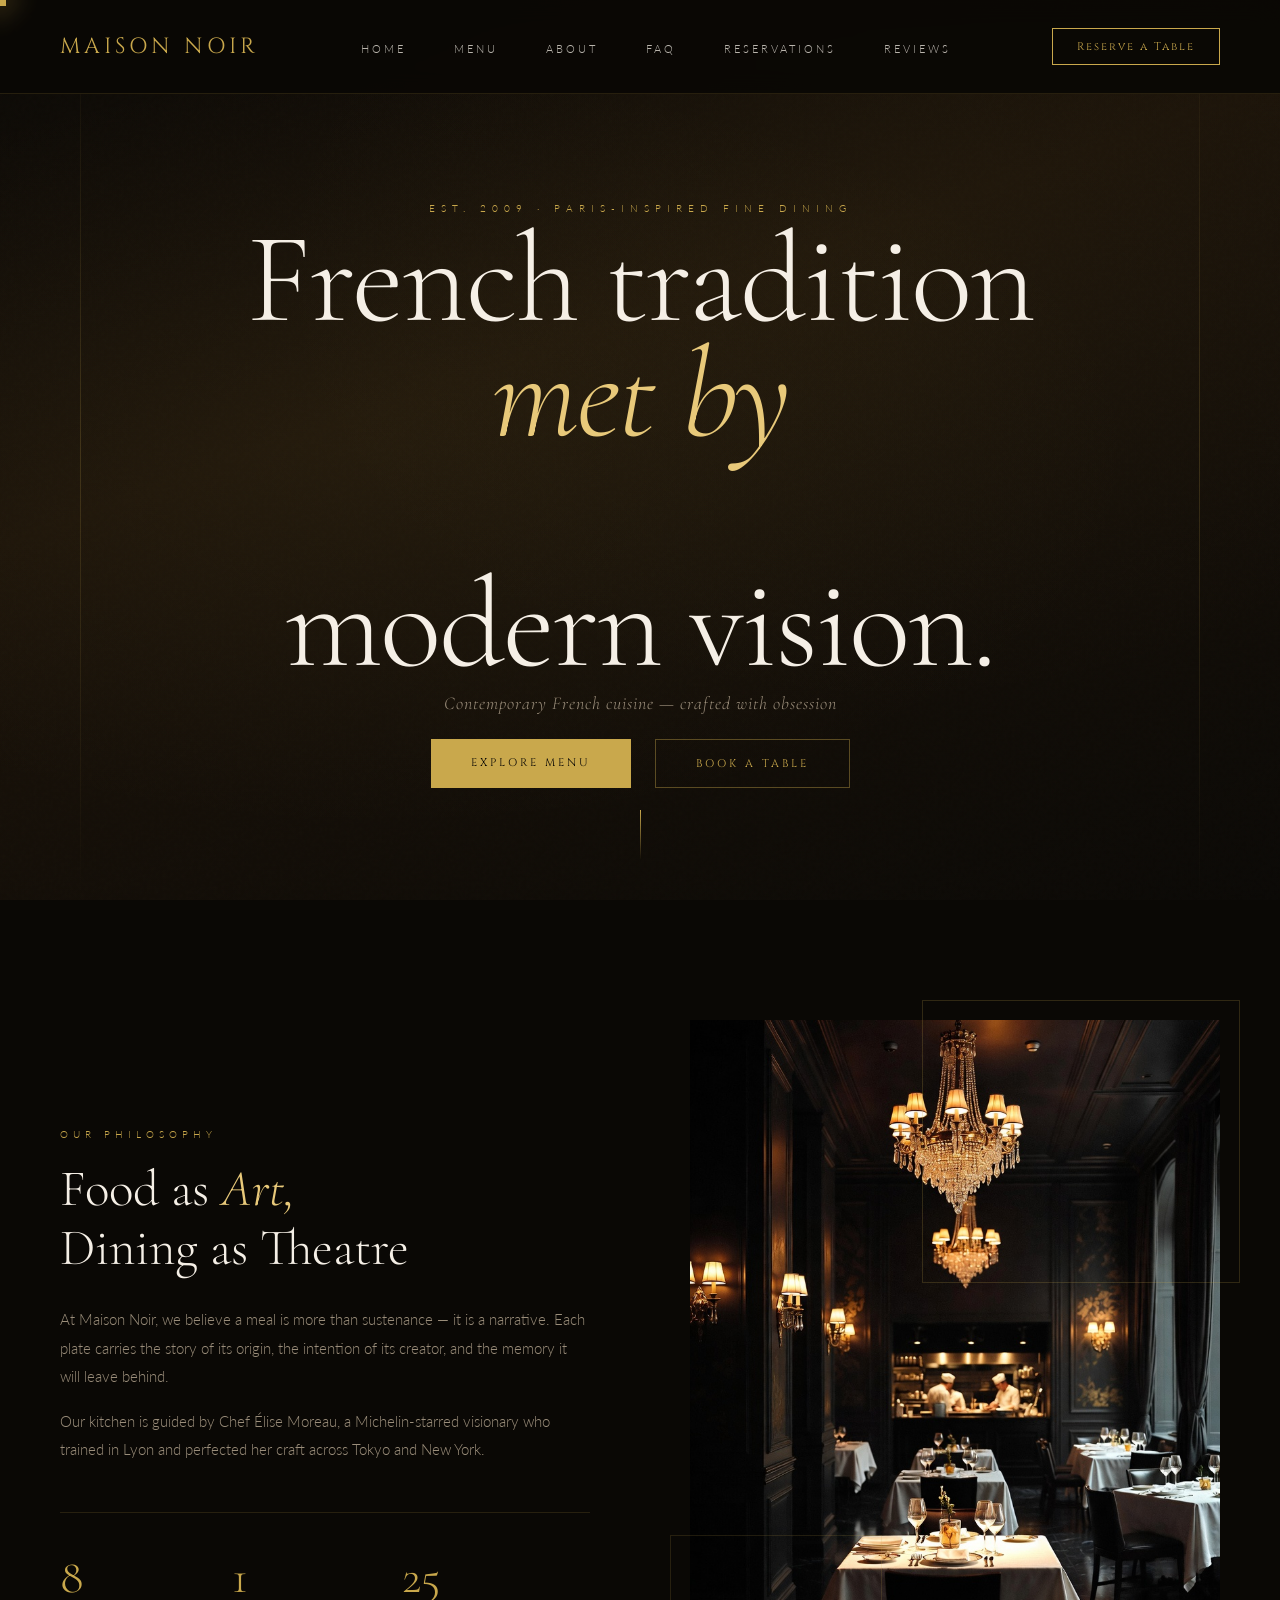
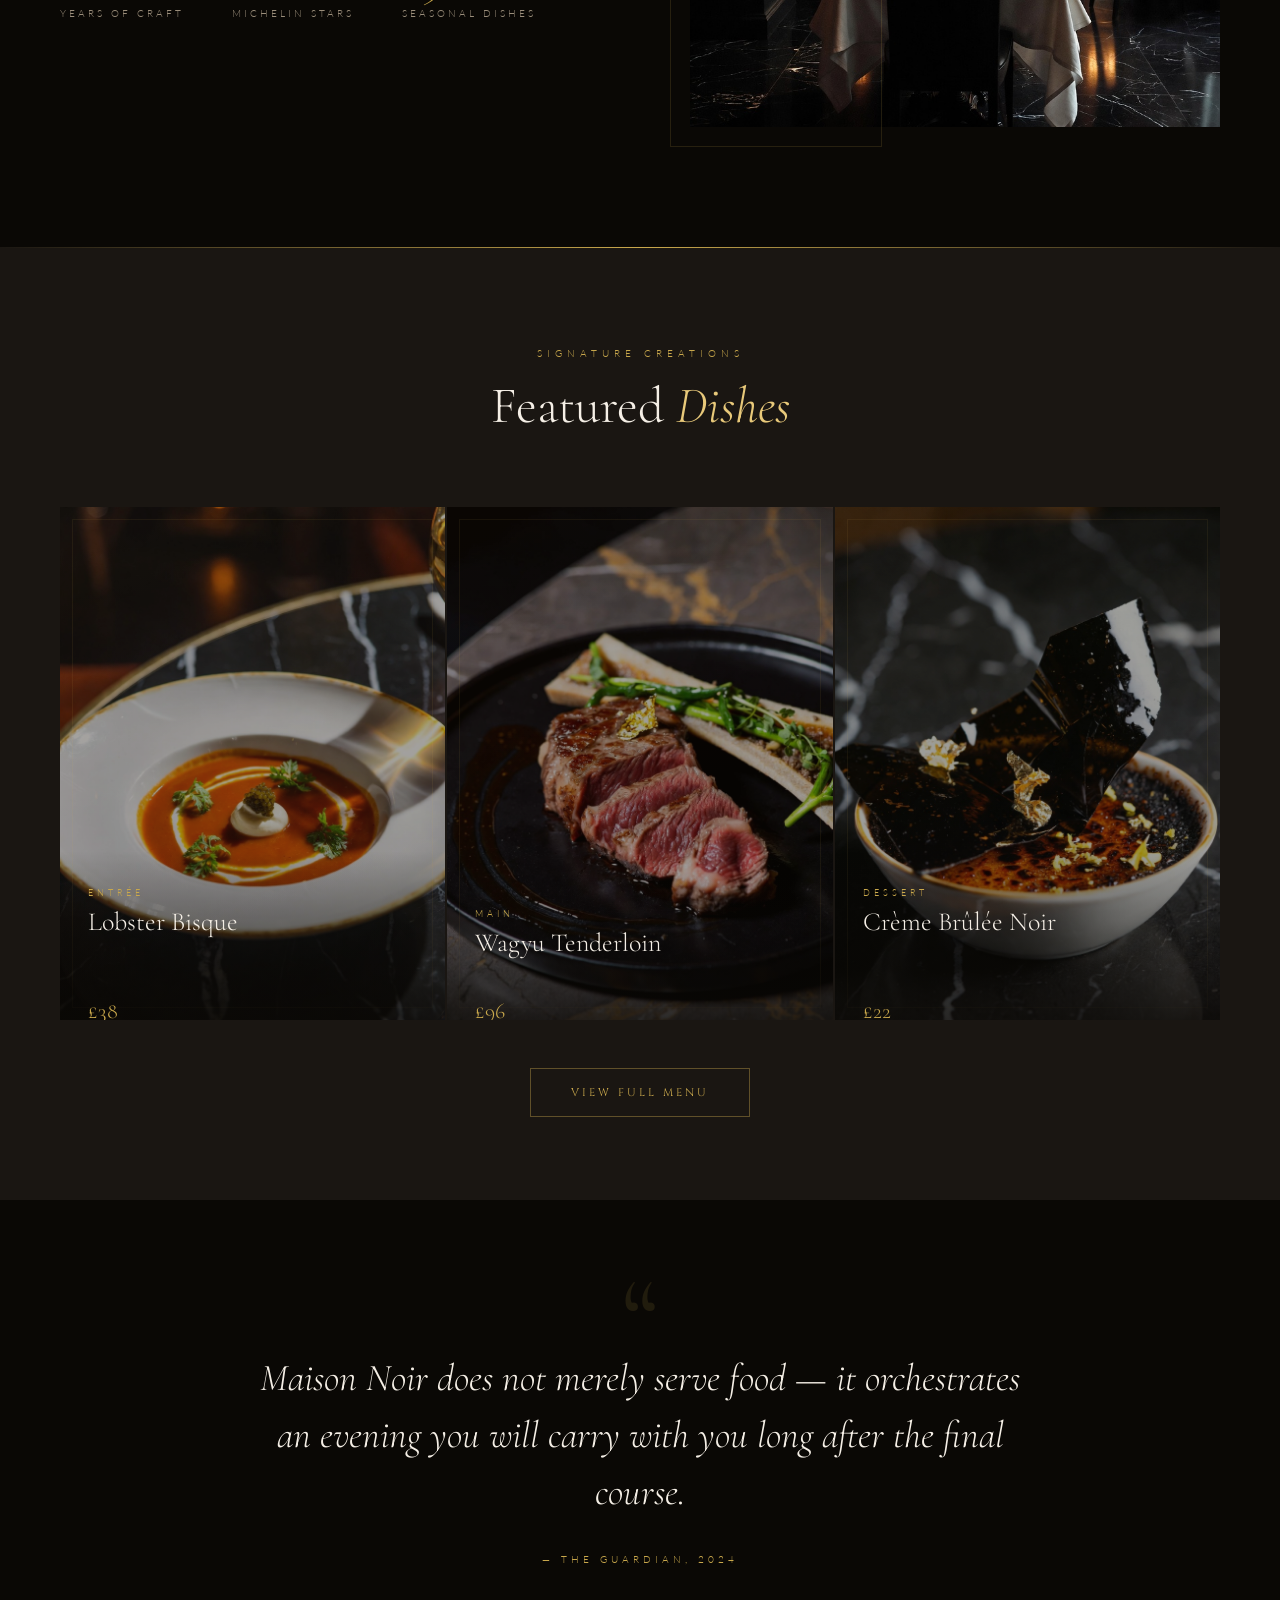
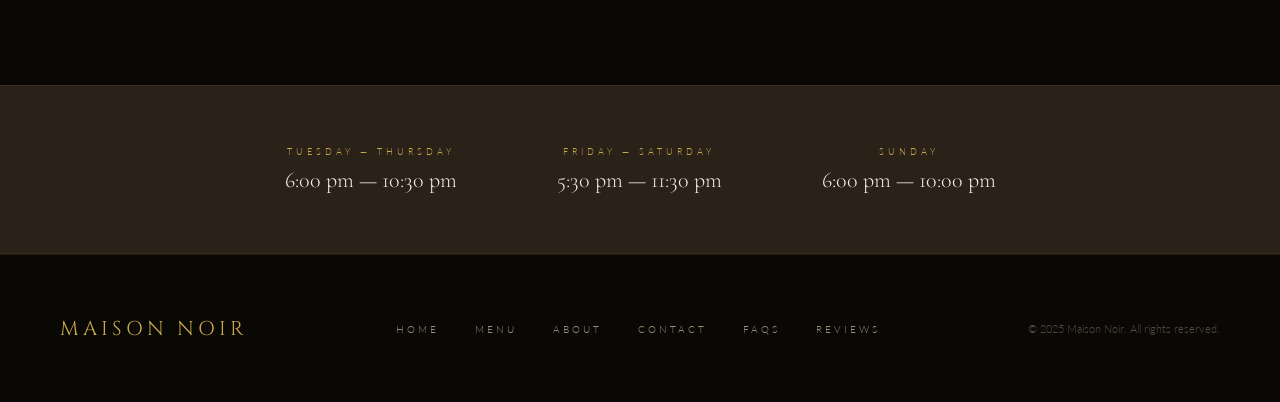
<file: index.html>
<!DOCTYPE html>
<html lang="en">
<head>
  <meta charset="UTF-8" />
  <meta name="viewport" content="width=device-width, initial-scale=1.0"/>
  <title>Maison Noir — Fine Dining</title>
  <link href="https://fonts.googleapis.com/css2?family=Cormorant+Garamond:ital,wght@0,300;0,400;0,600;1,300;1,400&family=Cinzel:wght@400;600&family=Lato:wght@300;400&display=swap" rel="stylesheet"/>
  <link rel="icon" type="image/png" href="images/Icon.png"/>
  <link rel="stylesheet" href="styles.css">
</head>
<body>

  <div class="cursor" id="cursor"></div>
  <div class="cursor-ring" id="cursorRing"></div>

  <!-- NAV -->
  <nav id="nav">
    <a href="index.html" class="nav-logo">MAISON NOIR</a>
    <ul class="nav-links">
      <li><a href="index.html">Home</a></li>
      <li><a href="menu.html">Menu</a></li>
      <li><a href="about.html">About</a></li>
      <li><a href="faq.html">FAQ</a></li>
      <li><a href="contact.html">Reservations</a></li>
      <li><a href="reviews.html">Reviews</a></li>
    </ul>
    <a href="contact.html" class="nav-reserve">Reserve a Table</a>

  </nav>

  <!-- HERO -->
  <section class="hero">
    <div class="hero-bg"></div>
    <div class="hero-grain"></div>
    <div class="hero-line-left"></div>
    <div class="hero-line-right"></div>
    <div class="hero-content">
      <p class="hero-eyebrow">Est. 2009 · Paris-Inspired Fine Dining</p>
      <h1 class="hero-title">
        French tradition<br>
        <em>met by</em><br>
        modern vision.
      </h1>
      <p class="hero-sub">Contemporary French cuisine — crafted with obsession</p>
      <div class="hero-cta">
        <a href="menu.html" class="btn-primary">Explore Menu</a>
        <a href="contact.html" class="btn-ghost">Book a Table</a>
      </div>
    </div>
    <div class="hero-scroll">
      <div class="scroll-line"></div>
    </div>
  </section>

  <!-- ABOUT TEASER -->
  <section class="section-about reveal">
    <div class="about-text-col">
      <p class="about-label">Our Philosophy</p>
      <h2 class="about-heading">Food as <em>Art,</em><br>Dining as Theatre</h2>
      <p class="about-text">At Maison Noir, we believe a meal is more than sustenance — it is a narrative. Each plate carries the story of its origin, the intention of its creator, and the memory it will leave behind.</p>
      <p class="about-text">Our kitchen is guided by Chef Élise Moreau, a Michelin-starred visionary who trained in Lyon and perfected her craft across Tokyo and New York.</p>
      <div class="about-stats">
        <div>
          <div class="stat-num" id="stat1">0</div>
          <div class="stat-label">Years of Craft</div>
        </div>
        <div>
          <div class="stat-num" id="stat2">0</div>
          <div class="stat-label">Michelin Stars</div>
        </div>
        <div>
          <div class="stat-num" id="stat3">0</div>
          <div class="stat-label">Seasonal Dishes</div>
        </div>
      </div>
    </div>
    <div class="about-img-wrap">
      <div class="about-img-box">
         <img src="images\home.jpeg" alt="Restaurant" style="width:100%; height:100%; object-fit:cover; position:absolute; inset:0;"/>
      </div>
      <div class="about-img-accent"></div>
      <div class="about-img-accent2"></div>
    </div>
  </section>

  <!-- FEATURED DISHES -->
  <section class="section-dishes">
    <div class="section-header reveal">
      <p class="section-label">Signature Creations</p>
      <h2 class="section-title">Featured <em>Dishes</em></h2>
    </div>
    <div class="dishes-grid reveal">
      <div class="dish-card">
        <div class="dish-bg"></div>
        <img src="images\Lobster bisque.jpeg" alt="Lobster Bisque" style="position:absolute; inset:0; width:100%; height:100%; object-fit:cover; opacity:0.6;"/>
        <div class="dish-border"></div>
        <div class="dish-overlay">
          <p class="dish-category">Entrée</p>
          <h3 class="dish-name">Lobster Bisque</h3>
          <p class="dish-desc">Normandy lobster, saffron cream, micro herbs, caviar pearl</p>
          <div class="dish-price">£38</div>
        </div>
      </div>
      <div class="dish-card">
        <div class="dish-bg" style="background:linear-gradient(160deg,#1a1008,#0a0805)"></div>
        <img src="images\wagyu tenderloin.jpeg" alt="Wagyu Tenderloin" style="position:absolute; inset:0; width:100%; height:100%; object-fit:cover; opacity:0.6;"/>
        <div class="dish-border"></div>
        <div class="dish-overlay">
          <p class="dish-category">Main</p>
          <h3 class="dish-name">Wagyu Tenderloin</h3>
          <p class="dish-desc">A5 Japanese Wagyu, truffle jus, bone marrow, wild garlic</p>
          <div class="dish-price">£96</div>
        </div>
      </div>
      <div class="dish-card">
        <div class="dish-bg" style="background:linear-gradient(160deg,#0f1208,#0a0805)"></div>
        <img src="images\creme brulee noir.jpeg" alt="Crème Brûlée Noir" style="position:absolute; inset:0; width:100%; height:100%; object-fit:cover; opacity:0.6;"/>
        <div class="dish-border"></div>
        <div class="dish-overlay">
          <p class="dish-category">Dessert</p>
          <h3 class="dish-name">Crème Brûlée Noir</h3>
          <p class="dish-desc">Dark chocolate crème, activated charcoal, gold leaf, bergamot</p>
          <div class="dish-price">£22</div>
        </div>
      </div>
    </div>
    <div style="text-align:center;margin-top:60px" class="reveal">
      <a href="menu.html" class="btn-ghost">View Full Menu</a>
    </div>
  </section>

  <!-- QUOTE -->
  <section class="section-quote reveal">
    <span class="quote-mark">&ldquo;</span>
    <p class="quote-text">Maison Noir does not merely serve food — it orchestrates an evening you will carry with you long after the final course.</p>
    <p class="quote-author">— The Guardian, 2024</p>
  </section>

  <!-- HOURS -->
  <div class="hours-band reveal">
    <div class="hours-item">
      <p class="hours-day">Tuesday — Thursday</p>
      <p class="hours-time">6:00 pm — 10:30 pm</p>
    </div>
    <div class="hours-item">
      <p class="hours-day">Friday — Saturday</p>
      <p class="hours-time">5:30 pm — 11:30 pm</p>
    </div>
    <div class="hours-item">
      <p class="hours-day">Sunday</p>
      <p class="hours-time">6:00 pm — 10:00 pm</p>
    </div>
  </div>

  <!-- FOOTER -->
  <footer>
    <div class="footer-logo">MAISON NOIR</div>
    <div class="footer-links">
      <a href="index.html">Home</a>
      <a href="menu.html">Menu</a>
      <a href="about.html">About</a>
      <a href="contact.html">Contact</a>
      <a href="faq.html">FAQs</a>
      <a href="reviews.html">Reviews</a>
    </div>
    <p class="footer-copy">©️ 2025 Maison Noir. All rights reserved.</p>
  </footer>

  <script>
    // Custom cursor
    const cursor = document.getElementById('cursor');
    const ring = document.getElementById('cursorRing');
    let mx = 0, my = 0, rx = 0, ry = 0;
    document.addEventListener('mousemove', e => { mx = e.clientX; my = e.clientY; cursor.style.left = mx+'px'; cursor.style.top = my+'px'; });
    function animateRing() { rx += (mx - rx) * 0.12; ry += (my - ry) *.12; ring.style.left = rx+'px'; ring.style.top = ry+'px'; requestAnimationFrame(animateRing); }
    animateRing();
    document.querySelectorAll('a, button').forEach(el => {
      el.addEventListener('mouseenter', () => { cursor.style.width='6px'; cursor.style.height='6px'; ring.style.width='60px'; ring.style.height='60px'; ring.style.opacity='0.8'; });
      el.addEventListener('mouseleave', () => { cursor.style.width='12px'; cursor.style.height='12px'; ring.style.width='40px'; ring.style.height='40px'; ring.style.opacity='0.5'; });
    });

    // Nav scroll
    const nav = document.getElementById('nav');
    window.addEventListener('scroll', () => { nav.classList.toggle('scrolled', window.scrollY > 60); });

    // Reveal on scroll
    const reveals = document.querySelectorAll('.reveal');
    const observer = new IntersectionObserver((entries) => {
      entries.forEach(e => { if(e.isIntersecting) { e.target.classList.add('visible'); } });
    }, { threshold: 0.15 });
    reveals.forEach(r => observer.observe(r));

    // Animated counters
    function animateCount(el, target, duration = 1800) {
      let start = null;
      function step(timestamp) {
        if (!start) start = timestamp;
        const progress = Math.min((timestamp - start) / duration, 1);
        el.textContent = Math.floor(progress * target);
        if (progress < 1) requestAnimationFrame(step);
        else el.textContent = target;
      }
      requestAnimationFrame(step);
    }
    const statsObserver = new IntersectionObserver(entries => {
      entries.forEach(e => {
        if (e.isIntersecting) {
          animateCount(document.getElementById('stat1'), 15);
          animateCount(document.getElementById('stat2'), 2);
          animateCount(document.getElementById('stat3'), 48);
          statsObserver.disconnect();
        }
      });
    }, { threshold: 0.5 });
    statsObserver.observe(document.querySelector('.about-stats'));
  </script>
</body>
</html>
</file>
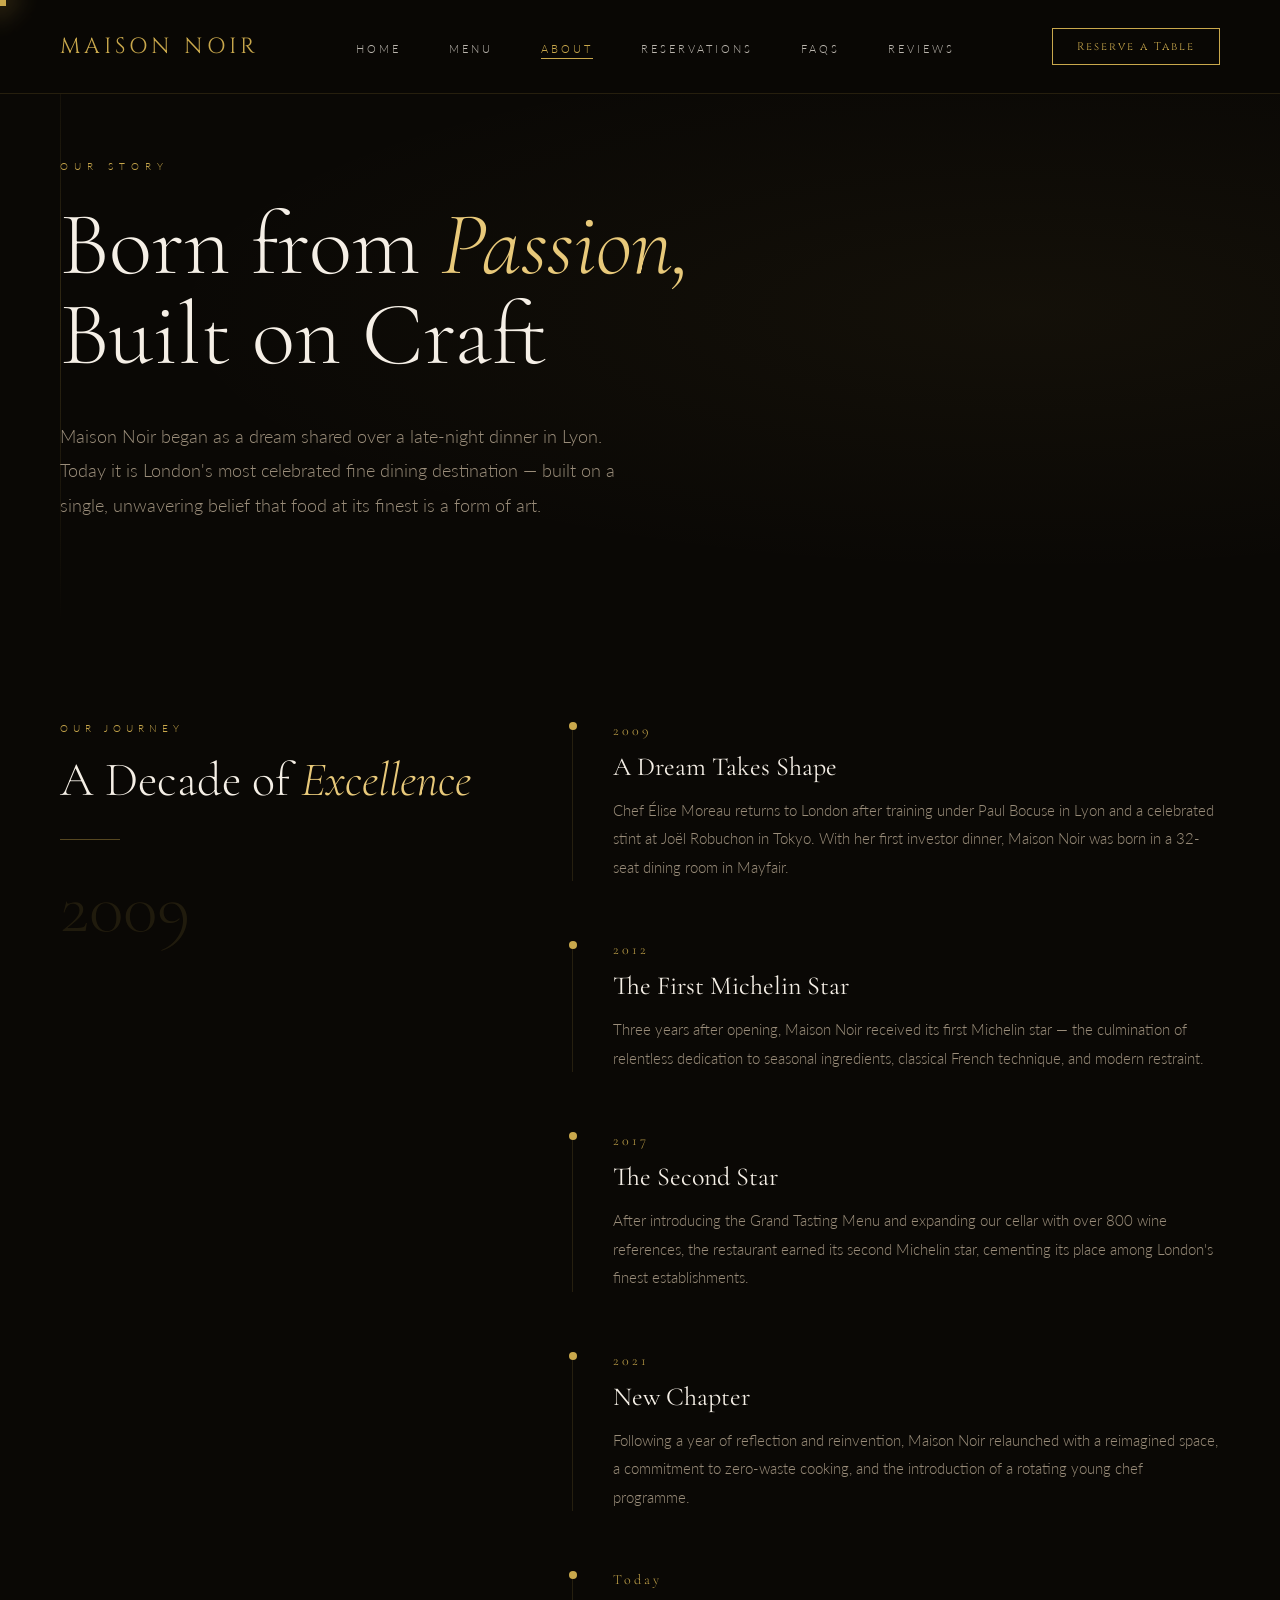
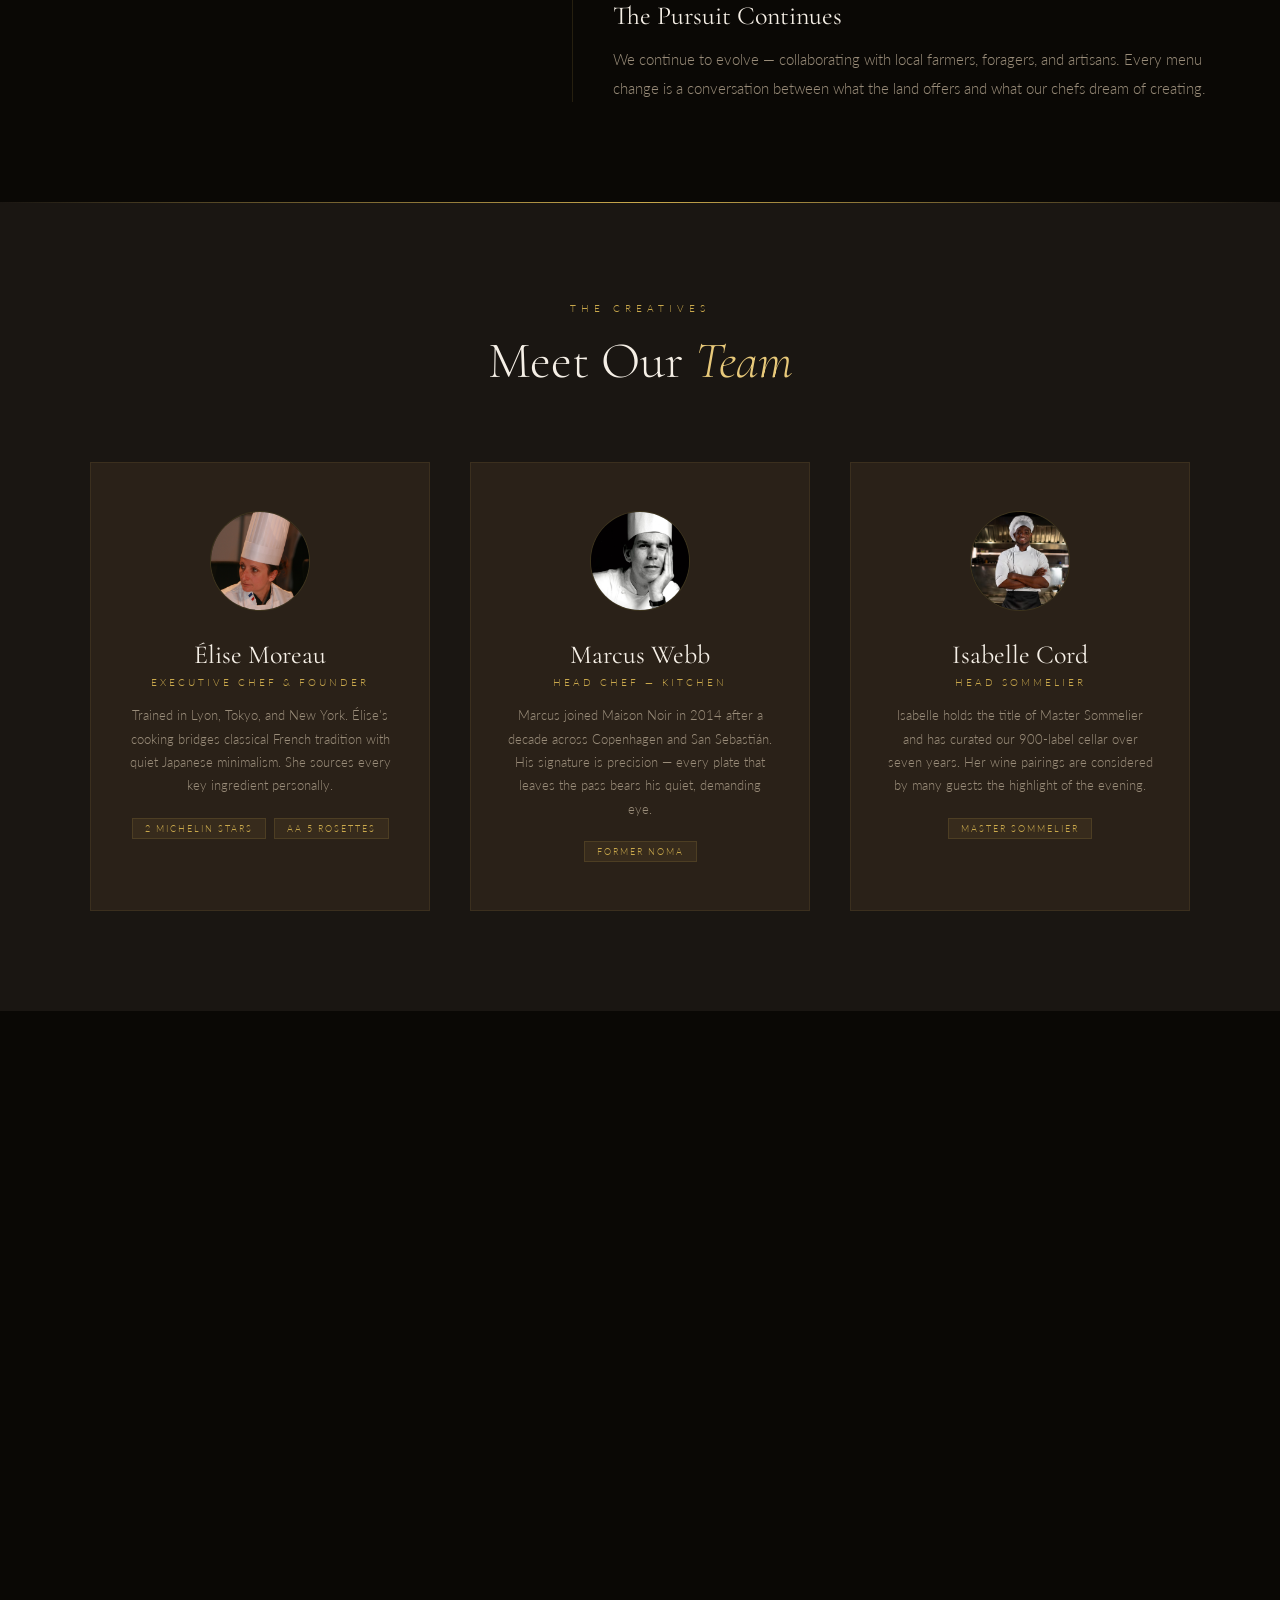
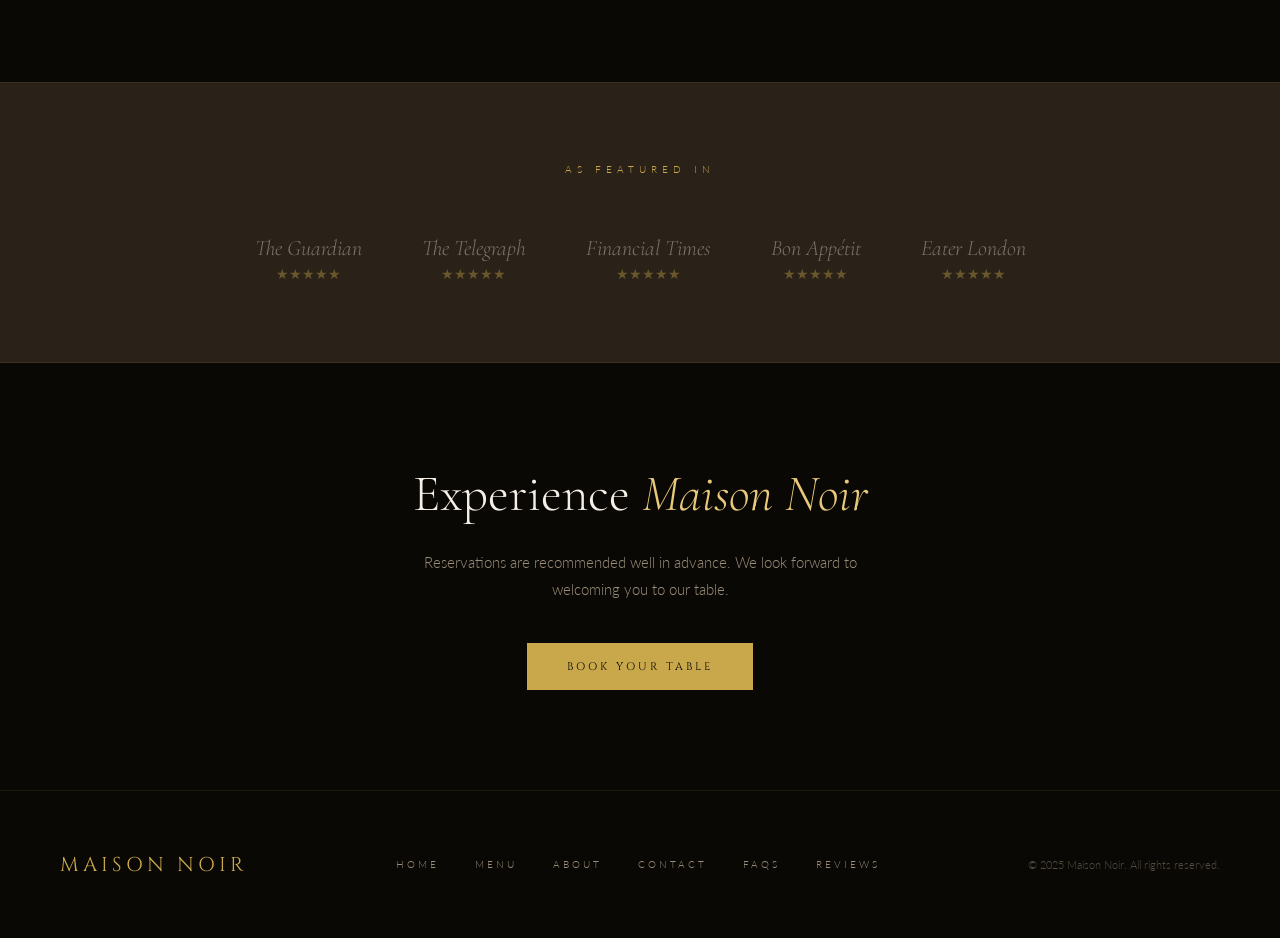
<file: about.html>
<!DOCTYPE html>
<html lang="en">
<head>
  <meta charset="UTF-8"/>
  <meta name="viewport" content="width=device-width, initial-scale=1.0"/>
  <title>About — Maison Noir</title>
  <link href="https://fonts.googleapis.com/css2?family=Cormorant+Garamond:ital,wght@0,300;0,400;0,600;1,300;1,400&family=Cinzel:wght@400;600&family=Lato:wght@300;400&display=swap" rel="stylesheet"/>
  <link rel="icon" type="image/png" href="images/Icon.png"/>
  <link rel="stylesheet" href="styles.css">
</head>
<body>
  <div class="cursor" id="cursor"></div>
  <div class="cursor-ring" id="cursorRing"></div>

  <nav>
    <a href="index.html" class="nav-logo">MAISON NOIR</a>
    <ul class="nav-links">
      <li><a href="index.html">Home</a></li>
      <li><a href="menu.html">Menu</a></li>
      <li><a href="about.html" class="active">About</a></li>
      <li><a href="contact.html">Reservations</a></li>
      <li><a href="faq.html">FAQs</a></li>
      <li><a href="reviews.html">Reviews</a></li>
    </ul>
    <a href="contact.html" class="nav-reserve">Reserve a Table</a>
  </nav>

  <!-- HERO -->
  <section class="about-hero">
    <div class="about-hero-bg"></div>
    <div class="hero-line-v"></div>
    <div class="about-hero-inner">
      <p class="about-hero-label">Our Story</p>
      <h1 class="about-hero-title">Born from <em>Passion,</em><br>Built on Craft</h1>
      <p class="about-hero-text">Maison Noir began as a dream shared over a late-night dinner in Lyon. Today it is London's most celebrated fine dining destination — built on a single, unwavering belief that food at its finest is a form of art.</p>
    </div>
  </section>

  <!-- STORY TIMELINE -->
  <section class="section-story reveal">
    <div class="story-sticky">
      <p class="story-label">Our Journey</p>
      <h2 class="story-heading">A Decade of <em>Excellence</em></h2>
      <div class="story-divider"></div>
      <div class="story-year">2009</div>
    </div>
    <div class="story-blocks">
      <div class="story-block">
        <p class="block-year">2009</p>
        <h3 class="block-title">A Dream Takes Shape</h3>
        <p class="block-text">Chef Élise Moreau returns to London after training under Paul Bocuse in Lyon and a celebrated stint at Joël Robuchon in Tokyo. With her first investor dinner, Maison Noir was born in a 32-seat dining room in Mayfair.</p>
      </div>
      <div class="story-block">
        <p class="block-year">2012</p>
        <h3 class="block-title">The First Michelin Star</h3>
        <p class="block-text">Three years after opening, Maison Noir received its first Michelin star — the culmination of relentless dedication to seasonal ingredients, classical French technique, and modern restraint.</p>
      </div>
      <div class="story-block">
        <p class="block-year">2017</p>
        <h3 class="block-title">The Second Star</h3>
        <p class="block-text">After introducing the Grand Tasting Menu and expanding our cellar with over 800 wine references, the restaurant earned its second Michelin star, cementing its place among London's finest establishments.</p>
      </div>
      <div class="story-block">
        <p class="block-year">2021</p>
        <h3 class="block-title">New Chapter</h3>
        <p class="block-text">Following a year of reflection and reinvention, Maison Noir relaunched with a reimagined space, a commitment to zero-waste cooking, and the introduction of a rotating young chef programme.</p>
      </div>
      <div class="story-block">
        <p class="block-year">Today</p>
        <h3 class="block-title">The Pursuit Continues</h3>
        <p class="block-text">We continue to evolve — collaborating with local farmers, foragers, and artisans. Every menu change is a conversation between what the land offers and what our chefs dream of creating.</p>
      </div>
    </div>
  </section>

  <!-- TEAM -->
  <section class="section-team">
    <div class="team-header reveal">
      <p class="team-label">The Creatives</p>
      <h2 class="team-title">Meet Our <em>Team</em></h2>
    </div>
    <div class="team-grid reveal">
      <div class="team-card">
        <div class="team-avatar"><img src="images/Élise Moreau.jpeg" alt=""></div>
        <h3 class="team-name">Élise Moreau</h3>
        <p class="team-role">Executive Chef & Founder</p>
        <p class="team-bio">Trained in Lyon, Tokyo, and New York. Élise's cooking bridges classical French tradition with quiet Japanese minimalism. She sources every key ingredient personally.</p>
        <div class="team-awards">
          <span class="award-badge">2 Michelin Stars</span>
          <span class="award-badge">AA 5 Rosettes</span>
        </div>
      </div>
      <div class="team-card">
        <div class="team-avatar"><img src="images/Marcus Webb.jpeg" alt=""></div>
        <h3 class="team-name">Marcus Webb</h3>
        <p class="team-role">Head Chef — Kitchen</p>
        <p class="block-text"></p>
        <p class="team-bio">Marcus joined Maison Noir in 2014 after a decade across Copenhagen and San Sebastián. His signature is precision — every plate that leaves the pass bears his quiet, demanding eye.</p>
        <div class="team-awards">
          <span class="award-badge">Former Noma</span>
        </div>
      </div>
      <div class="team-card">
        <div class="team-avatar"><img src="images/Isabelle Cord.jpeg" alt=""></div>
        <h3 class="team-name">Isabelle Cord</h3>
        <p class="team-role">Head Sommelier</p>
        <p class="team-bio">Isabelle holds the title of Master Sommelier and has curated our 900-label cellar over seven years. Her wine pairings are considered by many guests the highlight of the evening.</p>
        <div class="team-awards">
          <span class="award-badge">Master Sommelier</span>
        </div>
      </div>
    </div>
  </section>

  <!-- VALUES -->
  <section class="section-values reveal">
    <div class="values-header">
      <p class="values-label">What We Stand For</p>
      <h2 class="values-title">Our <em>Philosophy</em></h2>
    </div>
    <div class="values-grid">
      <div class="value-card">
        <div class="value-icon">🌿</div>
        <h3 class="value-name">Provenance</h3>
        <p class="value-text">Every ingredient has a story. We work directly with farmers and foragers who share our obsession with quality and sustainability.</p>
      </div>
      <div class="value-card">
        <div class="value-icon">🔥</div>
        <h3 class="value-name">Craft</h3>
        <p class="value-text">Classical technique is our foundation. Innovation is our language. We never compromise one for the other.</p>
      </div>
      <div class="value-card">
        <div class="value-icon">🕯️</div>
        <h3 class="value-name">Atmosphere</h3>
        <p class="value-text">From the light on the table to the silence between courses — every detail of the Maison Noir experience is intentional.</p>
      </div>
      <div class="value-card">
        <div class="value-icon">♻️</div>
        <h3 class="value-name">Responsibility</h3>
        <p class="value-text">Zero-waste cooking, ethical sourcing, and a commitment to reducing our environmental footprint drive every kitchen decision.</p>
      </div>
    </div>
  </section>

  <!-- PRESS -->
  <section class="section-press reveal">
    <div class="press-header">
      <p class="press-label">As Featured In</p>
    </div>
    <div class="press-logos">
      <div class="press-item"><div class="press-pub">The Guardian</div><div class="press-stars">★★★★★</div></div>
      <div class="press-item"><div class="press-pub">The Telegraph</div><div class="press-stars">★★★★★</div></div>
      <div class="press-item"><div class="press-pub">Financial Times</div><div class="press-stars">★★★★★</div></div>
      <div class="press-item"><div class="press-pub">Bon Appétit</div><div class="press-stars">★★★★★</div></div>
      <div class="press-item"><div class="press-pub">Eater London</div><div class="press-stars">★★★★★</div></div>
    </div>
  </section>

  <!-- CTA -->
  <section class="cta-band reveal">
    <h2 class="cta-title">Experience <em>Maison Noir</em></h2>
    <p class="cta-text">Reservations are recommended well in advance. We look forward to welcoming you to our table.</p>
    <a href="contact.html" class="btn-gold">Book Your Table</a>
  </section>

  <footer>
    <div class="footer-logo">MAISON NOIR</div>
    <div class="footer-links">
      <a href="index.html">Home</a>
      <a href="menu.html">Menu</a>
      <a href="about.html">About</a>
      <a href="contact.html">Contact</a>
      <a href="faq.html">FAQs</a>
      <a href="reviews.html">Reviews</a>
    </div>
    <p class="footer-copy">©️ 2025 Maison Noir. All rights reserved.</p>
  </footer>

  <script>
    const cursor = document.getElementById('cursor');
    const ring = document.getElementById('cursorRing');
    let mx=0,my=0,rx=0,ry=0;
    document.addEventListener('mousemove', e=>{mx=e.clientX;my=e.clientY;cursor.style.left=mx+'px';cursor.style.top=my+'px';});
    function animateRing(){rx+=(mx-rx)*.12;ry+=(my-ry)*.12;ring.style.left=rx+'px';ring.style.top=ry+'px';requestAnimationFrame(animateRing);}
    animateRing();
    const reveals = document.querySelectorAll('.reveal');
    const obs = new IntersectionObserver(es=>es.forEach(e=>{if(e.isIntersecting)e.target.classList.add('visible');}),{threshold:0.12});
    reveals.forEach(r=>obs.observe(r));
  </script>
</body>
</html>
</file>
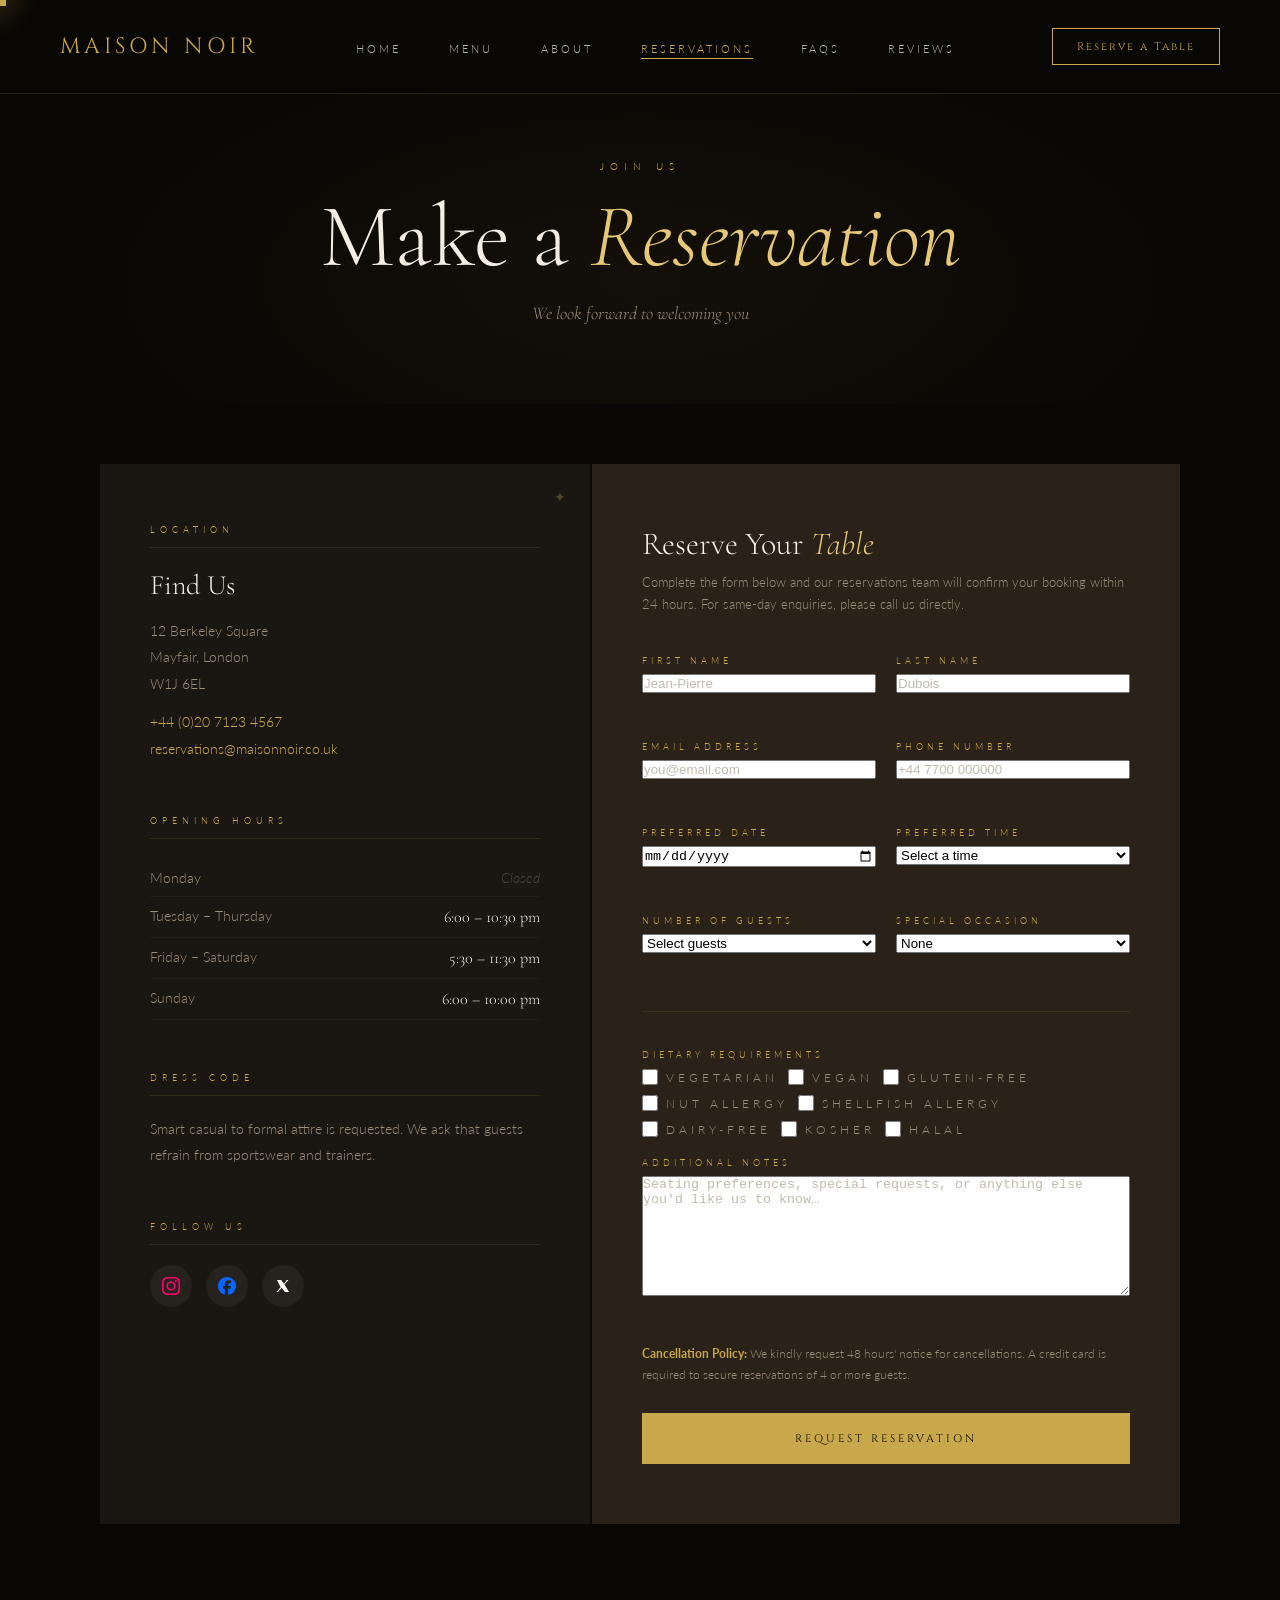
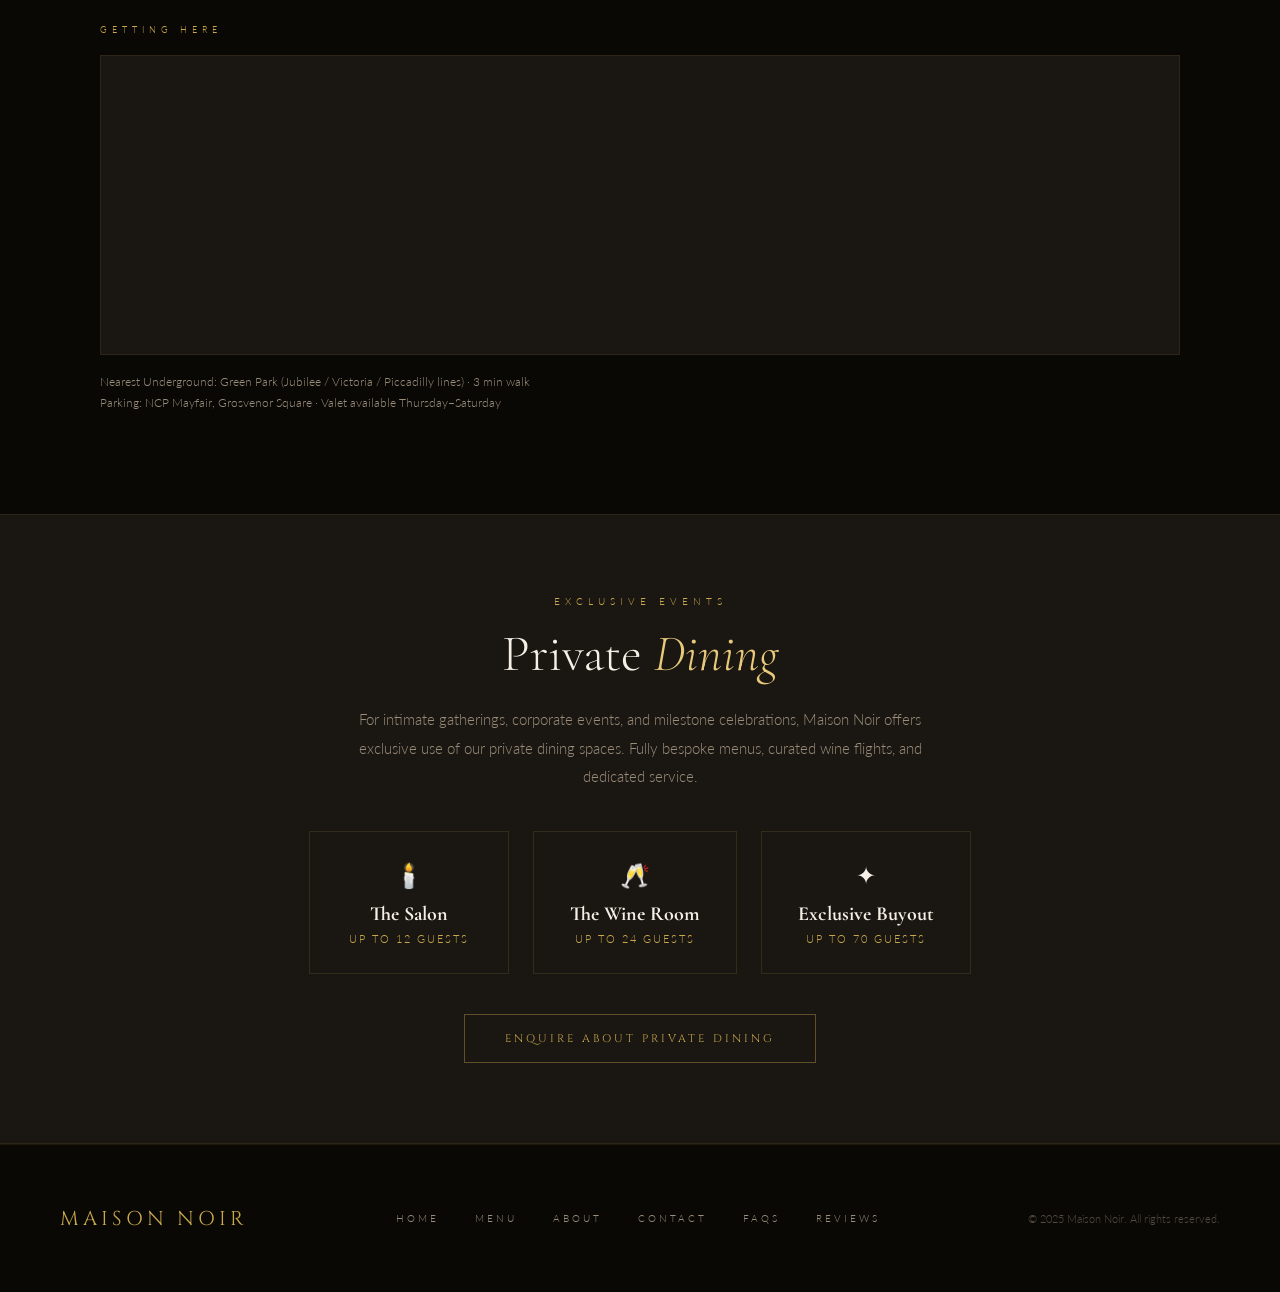
<file: contact.html>
<!DOCTYPE html>
<html lang="en">
<head>
  <meta charset="UTF-8"/>
  <meta name="viewport" content="width=device-width, initial-scale=1.0"/>
  <title>Reservations — Maison Noir</title>
  <link href="https://fonts.googleapis.com/css2?family=Cormorant+Garamond:ital,wght@0,300;0,400;0,600;1,300;1,400&family=Cinzel:wght@400;600&family=Lato:wght@300;400&display=swap" rel="stylesheet"/>
  <link rel="icon" type="image/png" href="images/Icon.png"/>
  <link rel="stylesheet" href="styles.css">
</head>
<body>
  <div class="cursor" id="cursor"></div>
  <div class="cursor-ring" id="cursorRing"></div>

  <nav>
    <a href="index.html" class="nav-logo">MAISON NOIR</a>
    <ul class="nav-links">
      <li><a href="index.html">Home</a></li>
      <li><a href="menu.html">Menu</a></li>
      <li><a href="about.html">About</a></li>
      <li><a href="contact.html" class="active">Reservations</a></li>
      <li><a href="faq.html">FAQs</a></li>
      <li><a href="reviews.html">Reviews</a></li>
    </ul>
    <a href="contact.html" class="nav-reserve">Reserve a Table</a>
  </nav>

  <!-- HERO -->
  <section class="contact-hero">
    <div class="contact-hero-bg"></div>
    <p class="c-label">Join Us</p>
    <h1 class="c-title">Make a <em>Reservation</em></h1>
    <p class="c-sub">We look forward to welcoming you</p>
  </section>

  <!-- MAIN CONTACT GRID -->
  <div class="contact-main reveal">

    <!-- INFO -->
    <div class="info-panel">
      <div class="info-section">
        <p class="info-label">Location</p>
        <h3 class="info-heading">Find Us</h3>
        <p class="info-text">12 Berkeley Square<br>Mayfair, London<br>W1J 6EL</p>
        <p class="info-text" style="margin-top:12px">
          <a href="tel:+442071234567" class="info-link">+44 (0)20 7123 4567</a><br>
          <a href="mailto:reservations@maisonnoir.co.uk" class="info-link">reservations@maisonnoir.co.uk</a>
        </p>
      </div>

      <div class="info-section">
        <p class="info-label">Opening Hours</p>
        <ul class="hours-list">
          <li><span class="day">Monday</span><span class="closed">Closed</span></li>
          <li><span class="day">Tuesday – Thursday</span><span class="time">6:00 – 10:30 pm</span></li>
          <li><span class="day">Friday – Saturday</span><span class="time">5:30 – 11:30 pm</span></li>
          <li><span class="day">Sunday</span><span class="time">6:00 – 10:00 pm</span></li>
        </ul>
      </div>

      <div class="info-section">
        <p class="info-label">Dress Code</p>
        <p class="info-text">Smart casual to formal attire is requested. We ask that guests refrain from sportswear and trainers.</p>
      </div>

      <div class="info-section">
        <p class="info-label">Follow Us</p>
        <div class="social-links">
          <a href="https://www.instagram.com/maison__noir2009?igsh=MXBqdmowMzRlNHJtNQ==" class="social-link instagram" title="Instagram"><svg role="img" viewBox="0 0 24 24" xmlns="http://www.w3.org/2000/svg"><title>Instagram</title><path d="M7.0301.084c-1.2768.0602-2.1487.264-2.911.5634-.7888.3075-1.4575.72-2.1228 1.3877-.6652.6677-1.075 1.3368-1.3802 2.127-.2954.7638-.4956 1.6365-.552 2.914-.0564 1.2775-.0689 1.6882-.0626 4.947.0062 3.2586.0206 3.6671.0825 4.9473.061 1.2765.264 2.1482.5635 2.9107.308.7889.72 1.4573 1.388 2.1228.6679.6655 1.3365 1.0743 2.1285 1.38.7632.295 1.6361.4961 2.9134.552 1.2773.056 1.6884.069 4.9462.0627 3.2578-.0062 3.668-.0207 4.9478-.0814 1.28-.0607 2.147-.2652 2.9098-.5633.7889-.3086 1.4578-.72 2.1228-1.3881.665-.6682 1.0745-1.3378 1.3795-2.1284.2957-.7632.4966-1.636.552-2.9124.056-1.2809.0692-1.6898.063-4.948-.0063-3.2583-.021-3.6668-.0817-4.9465-.0607-1.2797-.264-2.1487-.5633-2.9117-.3084-.7889-.72-1.4568-1.3876-2.1228C21.2982 1.33 20.628.9208 19.8378.6165 19.074.321 18.2017.1197 16.9244.0645 15.6471.0093 15.236-.005 11.977.0014 8.718.0076 8.31.0215 7.0301.0839m.1402 21.6932c-1.17-.0509-1.8053-.2453-2.2287-.408-.5606-.216-.96-.4771-1.3819-.895-.422-.4178-.6811-.8186-.9-1.378-.1644-.4234-.3624-1.058-.4171-2.228-.0595-1.2645-.072-1.6442-.079-4.848-.007-3.2037.0053-3.583.0607-4.848.05-1.169.2456-1.805.408-2.2282.216-.5613.4762-.96.895-1.3816.4188-.4217.8184-.6814 1.3783-.9003.423-.1651 1.0575-.3614 2.227-.4171 1.2655-.06 1.6447-.072 4.848-.079 3.2033-.007 3.5835.005 4.8495.0608 1.169.0508 1.8053.2445 2.228.408.5608.216.96.4754 1.3816.895.4217.4194.6816.8176.9005 1.3787.1653.4217.3617 1.056.4169 2.2263.0602 1.2655.0739 1.645.0796 4.848.0058 3.203-.0055 3.5834-.061 4.848-.051 1.17-.245 1.8055-.408 2.2294-.216.5604-.4763.96-.8954 1.3814-.419.4215-.8181.6811-1.3783.9-.4224.1649-1.0577.3617-2.2262.4174-1.2656.0595-1.6448.072-4.8493.079-3.2045.007-3.5825-.006-4.848-.0608M16.953 5.5864A1.44 1.44 0 1 0 18.39 4.144a1.44 1.44 0 0 0-1.437 1.4424M5.8385 12.012c.0067 3.4032 2.7706 6.1557 6.173 6.1493 3.4026-.0065 6.157-2.7701 6.1506-6.1733-.0065-3.4032-2.771-6.1565-6.174-6.1498-3.403.0067-6.156 2.771-6.1496 6.1738M8 12.0077a4 4 0 1 1 4.008 3.9921A3.9996 3.9996 0 0 1 8 12.0077"/></svg></a>
          <a href="https://www.facebook.com/profile.php?id=61583223484752" class="social-link facebook" title="Facebook"><svg role="img" viewBox="0 0 24 24" xmlns="http://www.w3.org/2000/svg"><title>Facebook</title><path d="M9.101 23.691v-7.98H6.627v-3.667h2.474v-1.58c0-4.085 1.848-5.978 5.858-5.978.401 0 .955.042 1.468.103a8.68 8.68 0 0 1 1.141.195v3.325a8.623 8.623 0 0 0-.653-.036 26.805 26.805 0 0 0-.733-.009c-.707 0-1.259.096-1.675.309a1.686 1.686 0 0 0-.679.622c-.258.42-.374.995-.374 1.752v1.297h3.919l-.386 2.103-.287 1.564h-3.246v8.245C19.396 23.238 24 18.179 24 12.044c0-6.627-5.373-12-12-12s-12 5.373-12 12c0 5.628 3.874 10.35 9.101 11.647Z"/></svg></a>
          <a href="https://x.com/Maison__Noir" class="social-link x" title="X">
  <svg viewBox="0 0 24 24" xmlns="http://www.w3.org/2000/svg">
    <path d="M18.244 2H21l-6.56 7.5L22 22h-6.828l-5.356-7.03L3.8 22H1l7.02-8.02L2 2h6.828l4.844 6.39L18.244 2z"/>
  </svg>
</a>
        </div>
      </div>
    </div>

    <!-- FORM -->
    <div class="form-panel">
      <h2 class="form-title">Reserve Your <em>Table</em></h2>
      <p class="form-sub">Complete the form below and our reservations team will confirm your booking within 24 hours. For same-day enquiries, please call us directly.</p>

      <div id="bookingForm">
        <div class="form-grid">
          <div class="form-group">
            <label for="fname">First Name</label>
            <input type="text" id="fname" placeholder="Jean-Pierre" required/>
          </div>
          <div class="form-group">
            <label for="lname">Last Name</label>
            <input type="text" id="lname" placeholder="Dubois" required/>
          </div>
          <div class="form-group">
            <label for="email">Email Address</label>
            <input type="email" id="email" placeholder="you@email.com" required/>
          </div>
          <div class="form-group">
            <label for="phone">Phone Number</label>
            <input type="tel" id="phone" placeholder="+44 7700 000000" required/>
          </div>
          <div class="form-group">
            <label for="date">Preferred Date</label>
            <input type="date" id="date" required/>
          </div>
          <div class="form-group">
            <label for="time">Preferred Time</label>
            <select id="time" required>
              <option value="" disabled selected>Select a time</option>
              <option>5:30 PM (Fri–Sat only)</option>
              <option>6:00 PM</option>
              <option>6:30 PM</option>
              <option>7:00 PM</option>
              <option>7:30 PM</option>
              <option>8:00 PM</option>
              <option>8:30 PM</option>
              <option>9:00 PM</option>
              <option>9:30 PM</option>
            </select>
          </div>
          <div class="form-group">
            <label for="guests">Number of Guests</label>
            <select id="guests" required>
              <option value="" disabled selected>Select guests</option>
              <option>1 Guest</option>
              <option>2 Guests</option>
              <option>3 Guests</option>
              <option>4 Guests</option>
              <option>5 Guests</option>
              <option>6 Guests</option>
              <option>7–10 Guests (Private Dining)</option>
              <option>10+ Guests (Private Dining)</option>
            </select>
          </div>
          <div class="form-group">
            <label for="occasion">Special Occasion</label>
            <select id="occasion">
              <option value="">None</option>
              <option>Birthday</option>
              <option>Anniversary</option>
              <option>Business Dinner</option>
              <option>Proposal</option>
              <option>Other Celebration</option>
            </select>
          </div>

          <div class="form-divider"></div>

          <div class="dietary-options">
            <label>Dietary Requirements</label>
            <div class="checkbox-group">
              <label class="checkbox-label"><input type="checkbox"/> Vegetarian</label>
              <label class="checkbox-label"><input type="checkbox"/> Vegan</label>
              <label class="checkbox-label"><input type="checkbox"/> Gluten-Free</label>
              <label class="checkbox-label"><input type="checkbox"/> Nut Allergy</label>
              <label class="checkbox-label"><input type="checkbox"/> Shellfish Allergy</label>
              <label class="checkbox-label"><input type="checkbox"/> Dairy-Free</label>
              <label class="checkbox-label"><input type="checkbox"/> Kosher</label>
              <label class="checkbox-label"><input type="checkbox"/> Halal</label>
            </div>
          </div>

          <div class="form-group full">
            <label for="notes">Additional Notes</label>
            <textarea id="notes" placeholder="Seating preferences, special requests, or anything else you'd like us to know…"></textarea>
          </div>

          <p class="form-note">
            <strong>Cancellation Policy:</strong> We kindly request 48 hours' notice for cancellations. A credit card is required to secure reservations of 4 or more guests.
          </p>

          <button type="button" class="btn-submit" onclick="submitForm()">Request Reservation</button>
        </div>
      </div>

      <div class="success-msg" id="successMsg">
        <div class="success-icon">✦</div>
        <h3 class="success-title">Reservation <em>Requested</em></h3>
        <p class="success-text">Thank you. Our reservations team will confirm your table within 24 hours via email. We look forward to welcoming you to Maison Noir.</p>
      </div>
    </div>

  </div>

 <!-- MAP -->
<div class="map-section reveal">
  <p class="map-label">Getting Here</p>

  <div class="map-box" id="mapBox">
    <iframe 
      src="https://www.google.com/maps?q=12+Berkeley+Square,+Mayfair,+London+W1J+6EL&output=embed"
      loading="lazy"
      referrerpolicy="no-referrer-when-downgrade">
    </iframe>
  </div>

  <p class="map-info">
    Nearest Underground: Green Park (Jubilee / Victoria / Piccadilly lines) · 3 min walk<br>
    Parking: NCP Mayfair, Grosvenor Square · Valet available Thursday–Saturday
  </p>
</div>

<!-- JS -->
<script id="3w6c9p">
  const mapBox = document.getElementById("mapBox");

  mapBox.addEventListener("click", function () {
    window.open(
      "https://www.google.com/maps?q=12+Berkeley+Square,+Mayfair,+London+W1J+6EL",
      "_blank"
    );
  });
</script>
  <!-- PRIVATE DINING -->
  <section class="private-section reveal">
    <p class="private-label">Exclusive Events</p>
    <h2 class="private-title">Private <em>Dining</em></h2>
    <p class="private-text">For intimate gatherings, corporate events, and milestone celebrations, Maison Noir offers exclusive use of our private dining spaces. Fully bespoke menus, curated wine flights, and dedicated service.</p>
    <div class="private-cards">
      <div class="private-card">
        <div class="private-card-icon">🕯️</div>
        <h3 class="private-card-name">The Salon</h3>
        <p class="private-card-cap">Up to 12 guests</p>
      </div>
      <div class="private-card">
        <div class="private-card-icon">🥂</div>
        <h3 class="private-card-name">The Wine Room</h3>
        <p class="private-card-cap">Up to 24 guests</p>
      </div>
      <div class="private-card">
        <div class="private-card-icon">✦</div>
        <h3 class="private-card-name">Exclusive Buyout</h3>
        <p class="private-card-cap">Up to 70 guests</p>
      </div>
    </div>
    <a href="mailto:events@maisonnoir.co.uk" class="btn-outline">Enquire About Private Dining</a>
  </section>

  <footer>
    <div class="footer-logo">MAISON NOIR</div>
    <div class="footer-links">
      <a href="index.html">Home</a>
      <a href="menu.html">Menu</a>
      <a href="about.html">About</a>
      <a href="contact.html">Contact</a>
      <a href="faq.html">FAQs</a>
      <a href="reviews.html">Reviews</a>
    </div>
    <p class="footer-copy">©️ 2025 Maison Noir. All rights reserved.</p>
  </footer>

  <script>
    const cursor = document.getElementById('cursor');
    const ring = document.getElementById('cursorRing');
    let mx=0,my=0,rx=0,ry=0;
    document.addEventListener('mousemove', e=>{mx=e.clientX;my=e.clientY;cursor.style.left=mx+'px';cursor.style.top=my+'px';});
    function animateRing(){rx+=(mx-rx)*.12;ry+=(my-ry)*.12;ring.style.left=rx+'px';ring.style.top=ry+'px';requestAnimationFrame(animateRing);}
    animateRing();
    document.querySelectorAll('.checkbox-label input[type=checkbox]').forEach(cb => {
    cb.addEventListener('click', e => e.stopPropagation());
    });

    // Set min date to today
    const dateInput = document.getElementById('date');
    const today = new Date();
    const yyyy = today.getFullYear();
    const mm = String(today.getMonth()+1).padStart(2,'0');
    const dd = String(today.getDate()).padStart(2,'0');
    dateInput.min = `${yyyy}-${mm}-${dd}`;

    function submitForm() {
      const fname = document.getElementById('fname').value.trim();
      const email = document.getElementById('email').value.trim();
      const date = document.getElementById('date').value;
      const time = document.getElementById('time').value;
      const guests = document.getElementById('guests').value;

      if (!fname || !email || !date || !time || !guests) {
        // Shake invalid fields
        [document.getElementById('fname'), document.getElementById('email'), document.getElementById('date'), document.getElementById('time'), document.getElementById('guests')].forEach(el => {
          if (!el.value.trim()) {
            el.style.borderColor = 'rgba(255,100,100,0.6)';
            el.style.animation = 'shake 0.4s ease';
            setTimeout(() => { el.style.animation = ''; el.style.borderColor = ''; }, 600);
          }
        });
        return;
      }

      document.getElementById('bookingForm').style.display = 'none';
      document.getElementById('successMsg').style.display = 'block';
    }

    // Add shake animation
    const style = document.createElement('style');
    style.textContent = '@keyframes shake { 0%,100%{transform:translateX(0)} 25%{transform:translateX(-6px)} 75%{transform:translateX(6px)} }';
    document.head.appendChild(style);

    const reveals = document.querySelectorAll('.reveal');
    const obs = new IntersectionObserver(es=>es.forEach(e=>{if(e.isIntersecting)e.target.classList.add('visible');}),{threshold:.1});
    reveals.forEach(r=>obs.observe(r));
  </script>
</body>
</html>
</file>
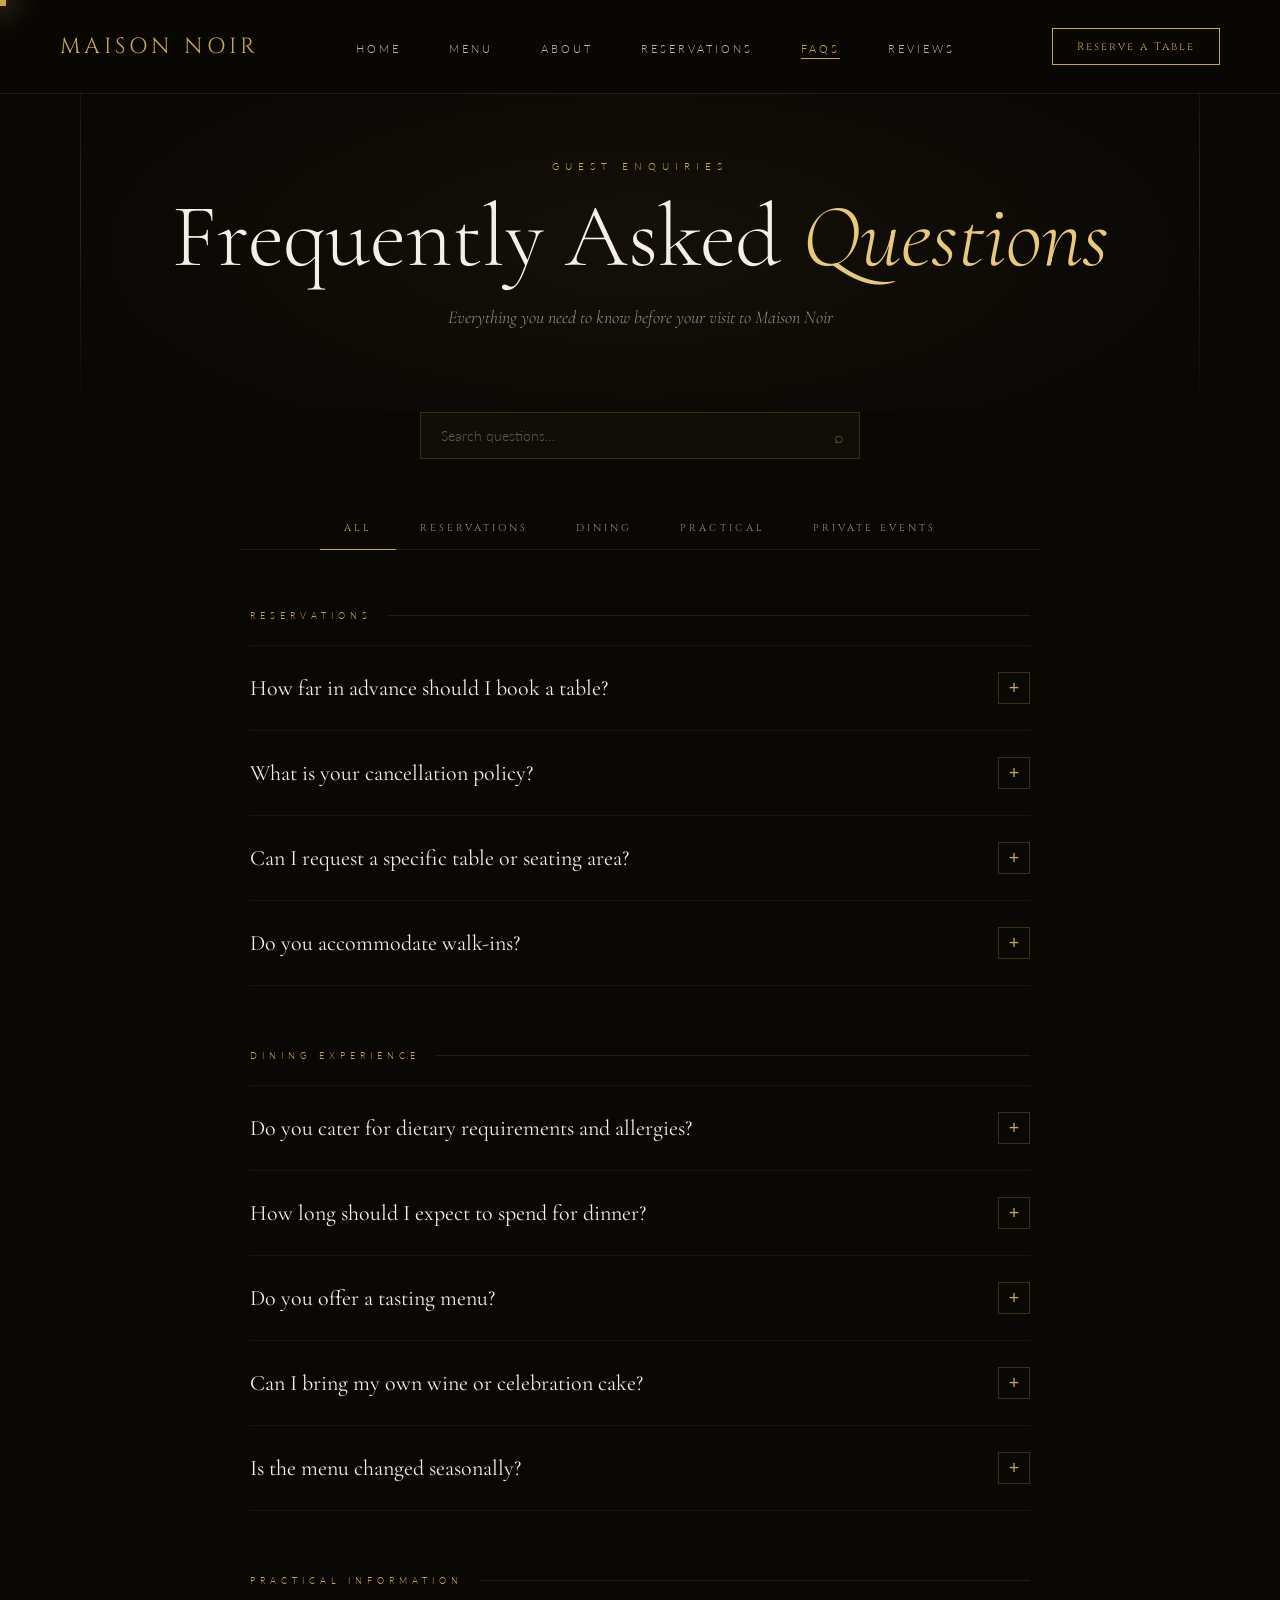
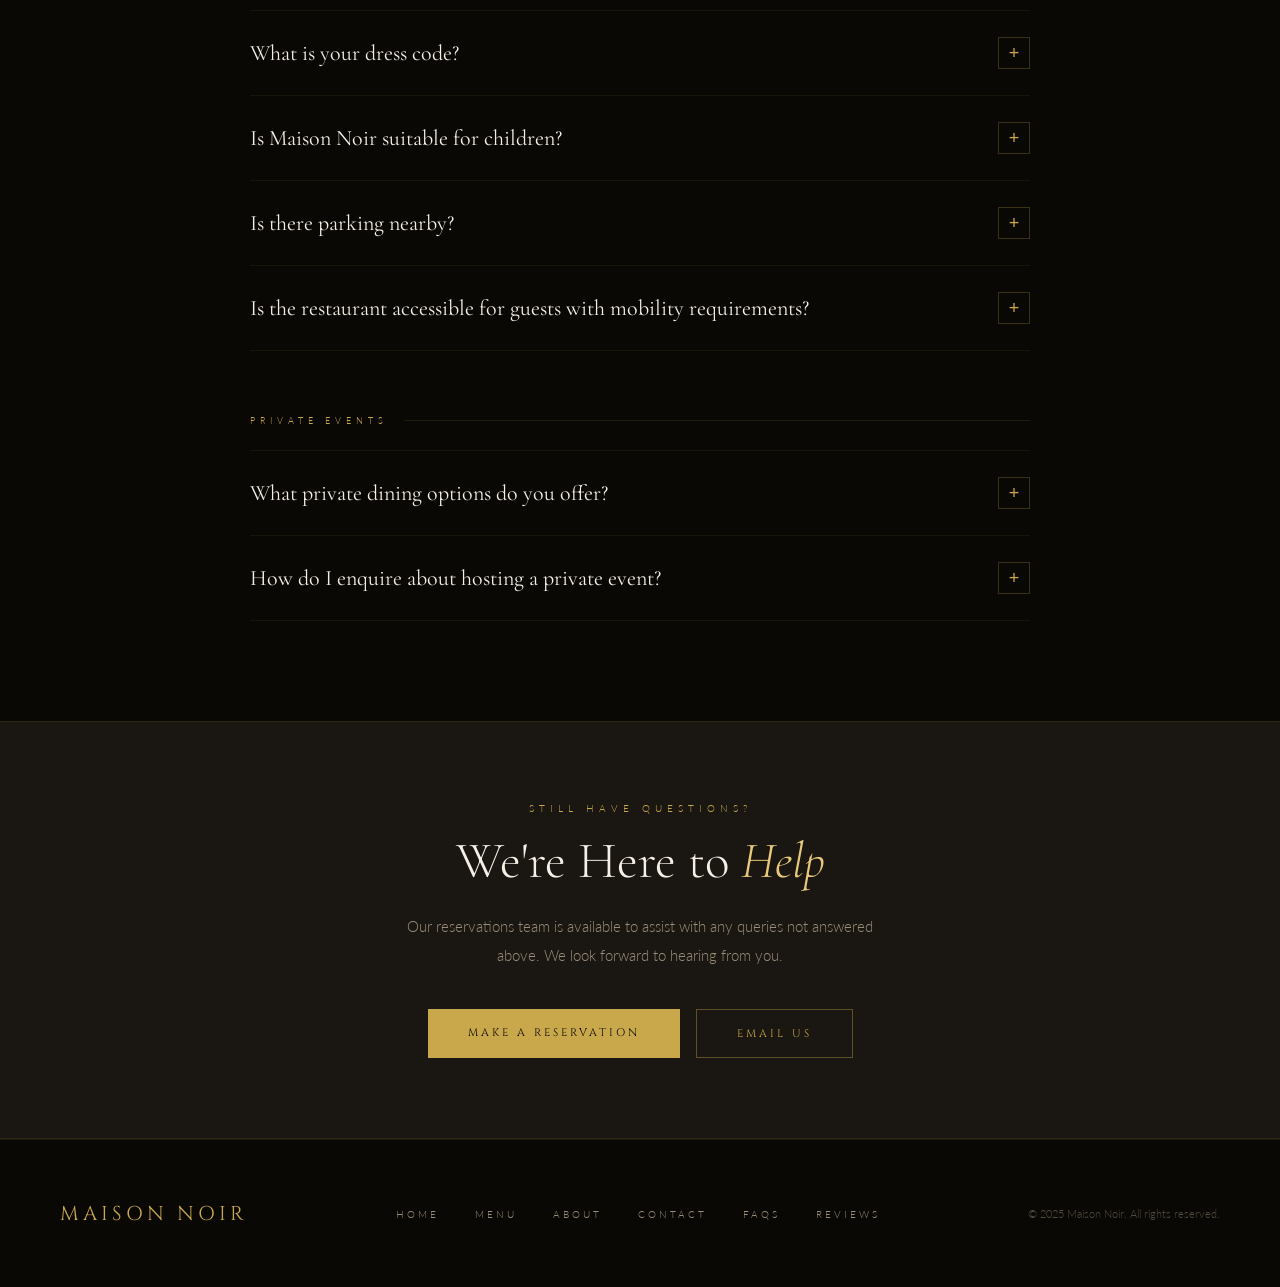
<file: faq.html>
<!DOCTYPE html>
<html lang="en">
<head>
  <meta charset="UTF-8"/>
  <meta name="viewport" content="width=device-width, initial-scale=1.0"/>
  <title>FAQs — Maison Noir</title>
  <link href="https://fonts.googleapis.com/css2?family=Cormorant+Garamond:ital,wght@0,300;0,400;0,600;1,300;1,400&family=Cinzel:wght@400;600&family=Lato:wght@300;400&display=swap" rel="stylesheet"/>
  <link rel="icon" type="image/png" href="images/Icon.png"/>
  <link rel="stylesheet" href="styles.css">
</head>
<body>
  <div class="cursor" id="cursor"></div>
  <div class="cursor-ring" id="cursorRing"></div>

  <nav>
    <a href="index.html" class="nav-logo">MAISON NOIR</a>
    <ul class="nav-links">
      <li><a href="index.html">Home</a></li>
      <li><a href="menu.html">Menu</a></li>
      <li><a href="about.html">About</a></li>
      <li><a href="contact.html">Reservations</a></li>
      <li><a href="faq.html" class="active">FAQs</a></li>
      <li><a href="reviews.html">Reviews</a></li>
    </ul>
    <a href="contact.html" class="nav-reserve">Reserve a Table</a>
  </nav>

  <!-- HERO -->
  <section class="faq-hero">
    <div class="faq-hero-bg"></div>
    <div class="hero-line-left"></div>
    <div class="hero-line-right"></div>
    <div class="faq-hero-inner">
      <p class="faq-label">Guest Enquiries</p>
      <h1 class="faq-title">Frequently Asked <em>Questions</em></h1>
      <p class="faq-sub">Everything you need to know before your visit to Maison Noir</p>
    </div>
  </section>

  <!-- SEARCH -->
  <div class="faq-search-wrap">
    <input class="faq-search" type="text" id="faqSearch" placeholder="Search questions…" oninput="filterSearch(this.value)"/>
    <span class="search-icon">⌕</span>
  </div>

  <!-- FILTER TABS -->
  <div class="faq-filter" id="filterBar">
    <button class="filter-btn active" data-cat="all" onclick="filterCat(this, 'all')">All</button>
    <button class="filter-btn" data-cat="reservations" onclick="filterCat(this, 'reservations')">Reservations</button>
    <button class="filter-btn" data-cat="dining" onclick="filterCat(this, 'dining')">Dining</button>
    <button class="filter-btn" data-cat="practical" onclick="filterCat(this, 'practical')">Practical</button>
    <button class="filter-btn" data-cat="private" onclick="filterCat(this, 'private')">Private Events</button>
  </div>

  <!-- FAQ ITEMS -->
  <div class="faq-main">

    <!-- RESERVATIONS -->
    <div class="faq-group reveal" id="group-reservations" data-cat="reservations">
      <p class="faq-group-label">Reservations</p>

      <div class="faq-item" data-cat="reservations">
        <button class="faq-question" onclick="toggleFaq(this)">
          <span class="faq-q-text">How far in advance should I book a table?</span>
          <span class="faq-icon">+</span>
        </button>
        <div class="faq-answer">
          <div class="faq-answer-inner">We recommend booking at least <strong>2–3 weeks in advance</strong> for weekday dining, and <strong>4–6 weeks</strong> for Friday and Saturday evenings. For special occasions such as Valentine's Day, Christmas, or New Year's Eve, we advise booking several months ahead. Same-week availability occasionally exists — please <a href="tel:+442071234567">call us directly</a> to enquire.</div>
        </div>
      </div>

      <div class="faq-item" data-cat="reservations">
        <button class="faq-question" onclick="toggleFaq(this)">
          <span class="faq-q-text">What is your cancellation policy?</span>
          <span class="faq-icon">+</span>
        </button>
        <div class="faq-answer">
          <div class="faq-answer-inner">We kindly request <strong>48 hours' notice</strong> for any cancellations or amendments. For parties of 4 or more, a credit card is required to secure the reservation. Late cancellations or no-shows for larger parties may incur a cancellation fee of £25 per person. We understand that plans change — please contact us as early as possible and we will always do our best to accommodate.</div>
        </div>
      </div>

      <div class="faq-item" data-cat="reservations">
        <button class="faq-question" onclick="toggleFaq(this)">
          <span class="faq-q-text">Can I request a specific table or seating area?</span>
          <span class="faq-icon">+</span>
        </button>
        <div class="faq-answer">
          <div class="faq-answer-inner">We are happy to note seating preferences when you make your reservation — whether you prefer a window table, a more private corner, or a booth. Whilst we cannot guarantee specific tables, our team will do their utmost to accommodate your request. Please include your preference in the <strong>Additional Notes</strong> field when booking, or mention it when calling.</div>
        </div>
      </div>

      <div class="faq-item" data-cat="reservations">
        <button class="faq-question" onclick="toggleFaq(this)">
          <span class="faq-q-text">Do you accommodate walk-ins?</span>
          <span class="faq-icon">+</span>
        </button>
        <div class="faq-answer">
          <div class="faq-answer-inner">Due to the nature of fine dining and our commitment to the guest experience, Maison Noir operates primarily on a reservations basis. However, we do maintain a small number of <strong>bar seats and lounge tables</strong> available for walk-in guests on a first-come, first-served basis. We recommend calling ahead on the day to check availability before making the journey.</div>
        </div>
      </div>

    </div>

    <!-- DINING -->
    <div class="faq-group reveal" id="group-dining" data-cat="dining">
      <p class="faq-group-label">Dining Experience</p>

      <div class="faq-item" data-cat="dining">
        <button class="faq-question" onclick="toggleFaq(this)">
          <span class="faq-q-text">Do you cater for dietary requirements and allergies?</span>
          <span class="faq-icon">+</span>
        </button>
        <div class="faq-answer">
          <div class="faq-answer-inner">Absolutely. Our kitchen team is experienced in preparing dishes for guests with <strong>vegetarian, vegan, gluten-free, dairy-free, nut, shellfish, and other allergy requirements</strong>. Please inform us of any dietary needs when making your reservation and remind your server on arrival. We take all allergies extremely seriously and our chefs will always adapt dishes where possible.</div>
        </div>
      </div>

      <div class="faq-item" data-cat="dining">
        <button class="faq-question" onclick="toggleFaq(this)">
          <span class="faq-q-text">How long should I expect to spend for dinner?</span>
          <span class="faq-icon">+</span>
        </button>
        <div class="faq-answer">
          <div class="faq-answer-inner">A typical dinner at Maison Noir lasts between <strong>2.5 to 3.5 hours</strong>, depending on the number of courses ordered and the pace you prefer. Our Grand Tasting Menu is a longer experience of approximately <strong>3.5 to 4.5 hours</strong>. We never rush our guests — the evening is yours to savour at your own pace.</div>
        </div>
      </div>

      <div class="faq-item" data-cat="dining">
        <button class="faq-question" onclick="toggleFaq(this)">
          <span class="faq-q-text">Do you offer a tasting menu?</span>
          <span class="faq-icon">+</span>
        </button>
        <div class="faq-answer">
          <div class="faq-answer-inner">Yes — our <strong>Grand Tasting Menu</strong> is a seven-course seasonal journey curated by Chef Élise Moreau, available every evening. It may be enjoyed with or without a matched wine pairing selected by our Head Sommelier, Isabelle Cord. We also offer a shorter five-course <strong>Prestige Menu</strong> for those seeking a more concise experience. Tasting menus must be taken by the entire table.</div>
        </div>
      </div>

      <div class="faq-item" data-cat="dining">
        <button class="faq-question" onclick="toggleFaq(this)">
          <span class="faq-q-text">Can I bring my own wine or celebration cake?</span>
          <span class="faq-icon">+</span>
        </button>
        <div class="faq-answer">
          <div class="faq-answer-inner">We do not permit guests to bring their own wine (corkage is not offered), as we have an extensive cellar curated to complement our cuisine. However, we warmly welcome <strong>celebration cakes</strong> brought from outside — please inform us in advance so our team can arrange plating and presentation. A small plating fee may apply. Our patisserie team can also create a bespoke dessert if arranged ahead.</div>
        </div>
      </div>

      <div class="faq-item" data-cat="dining">
        <button class="faq-question" onclick="toggleFaq(this)">
          <span class="faq-q-text">Is the menu changed seasonally?</span>
          <span class="faq-icon">+</span>
        </button>
        <div class="faq-answer">
          <div class="faq-answer-inner">Yes — our menus evolve with the seasons, reflecting the finest produce available at any given time. We work directly with farms, foragers, and artisan suppliers across the UK and France. <strong>Major menu updates</strong> occur at the beginning of each season, with smaller adjustments made weekly as ingredients reach their peak. Guests who visit regularly will always encounter something new.</div>
        </div>
      </div>

    </div>

    <!-- PRACTICAL -->
    <div class="faq-group reveal" id="group-practical" data-cat="practical">
      <p class="faq-group-label">Practical Information</p>

      <div class="faq-item" data-cat="practical">
        <button class="faq-question" onclick="toggleFaq(this)">
          <span class="faq-q-text">What is your dress code?</span>
          <span class="faq-icon">+</span>
        </button>
        <div class="faq-answer">
          <div class="faq-answer-inner">We request <strong>smart casual to formal attire</strong>. Jacket and tie are not obligatory, but we do ask that guests dress elegantly for the occasion. Sportswear, trainers, shorts, and ripped clothing are not permitted. We find that most guests naturally arrive dressed in a manner befitting the setting — if you are unsure, always err on the side of refinement.</div>
        </div>
      </div>

      <div class="faq-item" data-cat="practical">
        <button class="faq-question" onclick="toggleFaq(this)">
          <span class="faq-q-text">Is Maison Noir suitable for children?</span>
          <span class="faq-icon">+</span>
        </button>
        <div class="faq-answer">
          <div class="faq-answer-inner">Maison Noir is designed as an intimate fine dining experience and is best suited to <strong>guests aged 12 and above</strong>. We do not have a dedicated children's menu. Younger guests are of course welcome, and our kitchen can adapt dishes where appropriate — please let us know in advance. We ask that all guests, of any age, respect the quiet, refined atmosphere of the restaurant throughout the evening.</div>
        </div>
      </div>

      <div class="faq-item" data-cat="practical">
        <button class="faq-question" onclick="toggleFaq(this)">
          <span class="faq-q-text">Is there parking nearby?</span>
          <span class="faq-icon">+</span>
        </button>
        <div class="faq-answer">
          <div class="faq-answer-inner">The nearest car park is <strong>NCP Mayfair on Grosvenor Square</strong>, approximately a 5-minute walk away. Valet parking is available Thursday through Saturday evenings — please speak with our front-of-house team upon arrival. We are also conveniently located <strong>3 minutes' walk from Green Park Underground station</strong>, served by the Jubilee, Victoria, and Piccadilly lines.</div>
        </div>
      </div>

      <div class="faq-item" data-cat="practical">
        <button class="faq-question" onclick="toggleFaq(this)">
          <span class="faq-q-text">Is the restaurant accessible for guests with mobility requirements?</span>
          <span class="faq-icon">+</span>
        </button>
        <div class="faq-answer">
          <div class="faq-answer-inner">Yes — Maison Noir is fully accessible at street level with step-free access throughout the dining room. We have accessible restroom facilities and our team are trained to assist guests with any mobility requirements. Please do inform us at the time of booking so we can ensure the most comfortable seating arrangement and experience for you.</div>
        </div>
      </div>

    </div>

    <!-- PRIVATE EVENTS -->
    <div class="faq-group reveal" id="group-private" data-cat="private">
      <p class="faq-group-label">Private Events</p>

      <div class="faq-item" data-cat="private">
        <button class="faq-question" onclick="toggleFaq(this)">
          <span class="faq-q-text">What private dining options do you offer?</span>
          <span class="faq-icon">+</span>
        </button>
        <div class="faq-answer">
          <div class="faq-answer-inner">We offer three dedicated private dining spaces: <strong>The Salon</strong> (up to 12 guests), <strong>The Wine Room</strong> (up to 24 guests), and full exclusive restaurant buyout for up to <strong>70 guests</strong>. Each space can be tailored with bespoke menus, curated wine flights, floral arrangements, and custom table settings. Our events team will guide you through every detail from enquiry to the final course.</div>
        </div>
      </div>

      <div class="faq-item" data-cat="private">
        <button class="faq-question" onclick="toggleFaq(this)">
          <span class="faq-q-text">How do I enquire about hosting a private event?</span>
          <span class="faq-icon">+</span>
        </button>
        <div class="faq-answer">
          <div class="faq-answer-inner">Please reach out to our dedicated events team directly at <a href="mailto:events@maisonnoir.co.uk">events@maisonnoir.co.uk</a> with details of your occasion, preferred date, number of guests, and any specific requirements. We typically respond within <strong>24–48 hours</strong> with an initial proposal. For urgent enquiries, you are also welcome to call us at <a href="tel:+442071234567">+44 (0)20 7123 4567</a>.</div>
        </div>
      </div>

    </div>

    <!-- NO RESULTS -->
    <div class="no-results" id="noResults">
      <div class="no-results-icon">✦</div>
      <p class="no-results-text">No questions found. Please try a different search term.</p>
    </div>

  </div>

  <!-- CTA -->
  <section class="faq-cta reveal">
    <p class="faq-cta-label">Still Have Questions?</p>
    <h2 class="faq-cta-title">We're Here to <em>Help</em></h2>
    <p class="faq-cta-text">Our reservations team is available to assist with any queries not answered above. We look forward to hearing from you.</p>
    <div class="cta-buttons">
      <a href="contact.html" class="btn-gold">Make a Reservation</a>
      <a href="mailto:reservations@maisonnoir.co.uk" class="btn-outline">Email Us</a>
    </div>
  </section>

  <footer>
    <div class="footer-logo">MAISON NOIR</div>
    <div class="footer-links">
      <a href="index.html">Home</a>
      <a href="menu.html">Menu</a>
      <a href="about.html">About</a>
      <a href="contact.html">Contact</a>
      <a href="faq.html">FAQs</a>
      <a href="reviews.html">Reviews</a>
    </div>
    <p class="footer-copy">©️ 2025 Maison Noir. All rights reserved.</p>
  </footer>

  <script>
    // Cursor
    const cursor = document.getElementById('cursor');
    const ring = document.getElementById('cursorRing');
    let mx=0,my=0,rx=0,ry=0;
    document.addEventListener('mousemove', e=>{mx=e.clientX;my=e.clientY;cursor.style.left=mx+'px';cursor.style.top=my+'px';});
    function animateRing(){rx+=(mx-rx)*.12;ry+=(my-ry)*.12;ring.style.left=rx+'px';ring.style.top=ry+'px';requestAnimationFrame(animateRing);}
    animateRing();

    // Reveal on scroll
    const reveals = document.querySelectorAll('.reveal');
    const obs = new IntersectionObserver(es=>es.forEach(e=>{if(e.isIntersecting)e.target.classList.add('visible');}),{threshold:0.1});
    reveals.forEach(r=>obs.observe(r));

    // Toggle FAQ
    function toggleFaq(btn) {
      const answer = btn.nextElementSibling;
      const isOpen = btn.classList.contains('open');

      // Close all
      document.querySelectorAll('.faq-question.open').forEach(q => {
        q.classList.remove('open');
        q.nextElementSibling.classList.remove('open');
      });

      // Open clicked if it was closed
      if (!isOpen) {
        btn.classList.add('open');
        answer.classList.add('open');
      }
    }

    // Filter by category
    function filterCat(btn, cat) {
      document.querySelectorAll('.filter-btn').forEach(b => b.classList.remove('active'));
      btn.classList.add('active');

      const groups = document.querySelectorAll('.faq-group');
      const items = document.querySelectorAll('.faq-item');

      // Close all open answers
      document.querySelectorAll('.faq-question.open').forEach(q => {
        q.classList.remove('open');
        q.nextElementSibling.classList.remove('open');
      });

      if (cat === 'all') {
        groups.forEach(g => g.style.display = '');
        items.forEach(i => i.classList.remove('hidden'));
      } else {
        groups.forEach(g => {
          g.style.display = g.dataset.cat === cat ? '' : 'none';
        });
      }

      document.getElementById('noResults').style.display = 'none';
    }

    // Search
    function filterSearch(query) {
      const q = query.toLowerCase().trim();
      const items = document.querySelectorAll('.faq-item');
      const groups = document.querySelectorAll('.faq-group');
      let anyVisible = false;

      // Reset category filter
      document.querySelectorAll('.filter-btn').forEach(b => b.classList.remove('active'));
      document.querySelector('[data-cat="all"]').classList.add('active');
      groups.forEach(g => g.style.display = '');

      if (!q) {
        items.forEach(i => i.classList.remove('hidden'));
        document.getElementById('noResults').style.display = 'none';
        return;
      }

      items.forEach(item => {
        const text = item.querySelector('.faq-q-text').textContent.toLowerCase()
          + ' ' + item.querySelector('.faq-answer-inner').textContent.toLowerCase();
        if (text.includes(q)) {
          item.classList.remove('hidden');
          anyVisible = true;
        } else {
          item.classList.add('hidden');
          // Close if hidden
          const btn = item.querySelector('.faq-question');
          btn.classList.remove('open');
          btn.nextElementSibling.classList.remove('open');
        }
      });

      // Hide groups with no visible items
      groups.forEach(g => {
        const visibleItems = g.querySelectorAll('.faq-item:not(.hidden)');
        g.style.display = visibleItems.length ? '' : 'none';
      });

      document.getElementById('noResults').style.display = anyVisible ? 'none' : 'block';
    }
  </script>
</body>
</html>
</file>
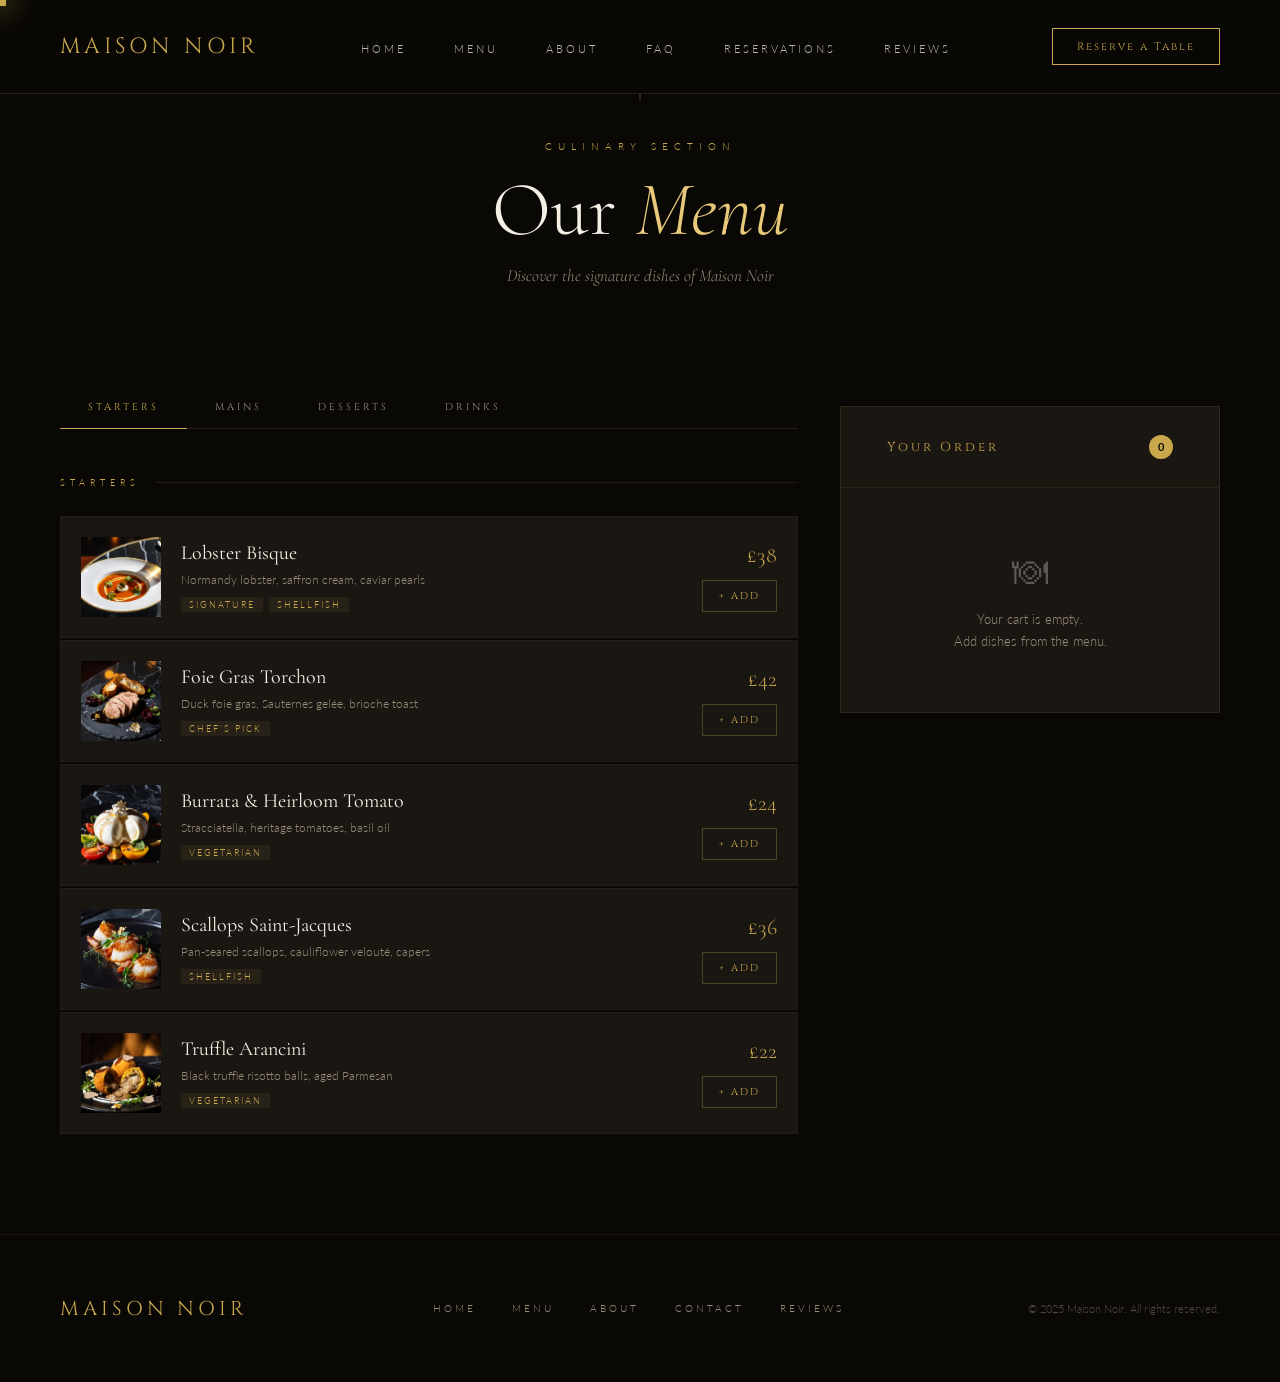
<file: menu.html>
<!DOCTYPE html>
<html lang="en">
<head>
  <meta charset="UTF-8"/>
  <meta name="viewport" content="width=device-width, initial-scale=1.0"/>
  <title>Menu — Maison Noir</title>
  <link href="https://fonts.googleapis.com/css2?family=Cormorant+Garamond:ital,wght@0,300;0,400;0,600;1,300;1,400&family=Cinzel:wght@400;600&family=Lato:wght@300;400&display=swap" rel="stylesheet"/>
  <link rel="icon" type="image/png" href="images/Icon.png"/>
  <link rel="stylesheet" href="styles.css">
</head>
<body>

  <div class="cursor" id="cursor"></div>
  <div class="cursor-ring" id="cursorRing"></div>

  <nav>
    <a href="index.html" class="nav-logo">MAISON NOIR</a>
    <ul class="nav-links">
      <li><a href="index.html">Home</a></li>
      <li><a href="menu.html">Menu</a></li>
      <li><a href="about.html">About</a></li>
      <li><a href="faq.html">FAQ</a></li>
      <li><a href="contact.html">Reservations</a></li>
      <li><a href="reviews.html">Reviews</a></li>
    </ul>
    <a href="contact.html" class="nav-reserve">Reserve a Table</a>
  </nav>

  <!-- HERO -->
  <section class="order-hero">
    <p class="o-label">Culinary Section</p>
    <h1 class="o-title">Our <em>Menu</em></h1>
    <p class="o-sub">Discover the signature dishes of Maison Noir</p>
  </section>

  <!-- MAIN LAYOUT -->
  <div class="order-layout">

    <!-- MENU PANEL -->
    <div class="menu-panel">
      <div class="cat-tabs">
        <button class="cat-btn active" data-cat="starters">Starters</button>
        <button class="cat-btn" data-cat="mains">Mains</button>
        <button class="cat-btn" data-cat="desserts">Desserts</button>
        <button class="cat-btn" data-cat="drinks">Drinks</button>
      </div>

      <!-- STARTERS -->
      <div class="cat-section active" id="cat-starters">
        <p class="cat-heading">Starters</p>
        <div class="food-grid" id="grid-starters"></div>
      </div>

      <!-- MAINS -->
      <div class="cat-section" id="cat-mains">
        <p class="cat-heading">Mains</p>
        <div class="food-grid" id="grid-mains"></div>
      </div>

      <!-- DESSERTS -->
      <div class="cat-section" id="cat-desserts">
        <p class="cat-heading">Desserts</p>
        <div class="food-grid" id="grid-desserts"></div>
      </div>

      <!-- DRINKS -->
      <div class="cat-section" id="cat-drinks">
        <p class="cat-heading">Drinks</p>
        <div class="food-grid" id="grid-drinks"></div>
      </div>
    </div>

    <!-- CART PANEL -->
    <div class="cart-panel">
      <div class="cart-header">
        <span class="cart-title">Your Order</span>
        <span class="cart-count" id="cartCount">0</span>
      </div>

      <div id="cartEmpty" class="cart-empty">
        <div class="cart-empty-icon">🍽</div>
        <p class="cart-empty-text">Your cart is empty.<br>Add dishes from the menu.</p>
      </div>

      <div id="cartItemsWrap" style="display:none">
        <div class="cart-items" id="cartItems"></div>
        <div class="cart-footer">
          <div class="cart-row"><span>Subtotal</span><span id="cartSubtotal">£0.00</span></div>
          <div class="cart-row"><span>Delivery</span><span id="cartDelivery">£4.95</span></div>
          <div class="cart-row"><span>Service (12.5%)</span><span id="cartService">£0.00</span></div>
          <div class="cart-row total"><span>Total</span><span id="cartTotal">£0.00</span></div>
          <button class="checkout-btn" id="checkoutBtn" onclick="openCheckout()">Proceed to Checkout</button>
        </div>
      </div>
    </div>
  </div>

  <!-- CHECKOUT MODAL -->
  <div class="modal-overlay" id="modalOverlay">
    <div class="modal">
      <div class="modal-header">
        <h2 class="modal-title">Complete <em>Order</em></h2>
        <button class="modal-close" onclick="closeCheckout()">✕</button>
      </div>
      <div class="steps">
        <div class="step active" id="step1"><div class="step-dot">1</div><div class="step-label">Details</div></div>
        <div class="step" id="step2"><div class="step-dot">2</div><div class="step-label">Payment</div></div>
        <div class="step" id="step3"><div class="step-dot">3</div><div class="step-label">Confirm</div></div>
      </div>
      <div class="modal-body">

        <!-- STEP 1: DETAILS -->
        <div class="modal-step active" id="mstep1">
          <div class="delivery-toggle">
            <div class="dtoggle-btn active" onclick="setDelivery(this, true)">🚗 Delivery</div>
            <div class="dtoggle-btn" onclick="setDelivery(this, false)">🏃 Collection</div>
          </div>
          <div class="mform-grid">
            <div class="mform-group">
              <label>First Name</label>
              <input type="text" id="fname" placeholder="Jean-Pierre" required
              pattern="^[A-Za-zÀ-ÿ\s'-]+$"
              title="Only letters allowed"/>
            </div>
            <div class="mform-group">
              <label>Last Name</label>
              <input type="text" id="lname" placeholder="Dubois" required
              pattern="^[A-Za-zÀ-ÿ\s'-]+$"
              title="Only letters allowed"/>
            </div>
          </div>
          <div class="mform-group">
            <label>Email Address</label>
            <input type="email" id="o-email" placeholder="you@email.com"/>
          </div>
          <div class="mform-group">
            <label>Phone Number</label>
            <input type="tel" id="o-phone" placeholder="+44 7700 000000"/>
          </div>
          <div id="deliveryFields">
            <div class="mform-group">
              <label>Delivery Address</label>
              <input type="text" id="o-addr" placeholder="12 Berkeley Square"/>
            </div>
            <div class="mform-grid">
              <div class="mform-group">
                <label>City</label>
                <input type="text" id="o-city" placeholder="London"/>
              </div>
              <div class="mform-group">
                <label>Postcode</label>
                <input type="text" id="o-post" placeholder="W1J 6EL"/>
              </div>
            </div>
          </div>
          <div class="mform-group">
            <label>Special Instructions</label>
            <input type="text" id="o-notes" placeholder="Allergies, gate codes, etc."/>
          </div>
          <button class="modal-btn" onclick="goToStep(2)">Continue to Payment</button>
        </div>

        <!-- STEP 2: PAYMENT -->
        <div class="modal-step" id="mstep2">
          <div class="modal-summary" id="modalSummary"></div>

          <div class="mform-group">
            <label>Name on Card</label>
            <input type="text" id="o-cardname" placeholder="Jean-Pierre Dubois"/>
          </div>
          <div class="card-icons">
            <span class="card-icon" onclick="selectCard(this)"><img src="images\Visa.jpeg" alt="Visa" style="height:20px; width:auto; object-fit:contain;"/></span>
            <span class="card-icon" onclick="selectCard(this)"><img src="images\Mastercard.jpeg" alt="Mastercard" style="height:20px; width:auto; object-fit:contain;"/></span>
            <span class="card-icon" onclick="selectCard(this)"><img src="images/Amex.jpeg" alt="American Express" style="height:20px; width:auto; object-fit:contain;"/></span>
            <span class="card-icon" onclick="selectCard(this)"><img src="images/Paypal.jpeg" alt="PayPal" style="height:20px; width:auto; object-fit:contain;"/></span>
          </div>
          <div class="mform-group">
            <label>Card Number</label>
            <input type="text" id="o-cardnum" placeholder="•••• •••• •••• ••••" maxlength="19" oninput="formatCard(this)"/>
          </div>
          <div class="card-row">
            <div class="mform-group">
              <label>Expiry Date</label>
              <input type="text" id="o-expiry" placeholder="MM / YY" maxlength="7" oninput="formatExpiry(this)"/>
            </div>
            <div class="mform-group">
              <label>CVV</label>
              <input type="text" id="o-cvv" placeholder="•••" maxlength="4"/>
            </div>
          </div>
          <button class="modal-btn" onclick="placeOrder()">Place Order</button>
          <button class="modal-btn-ghost" onclick="goToStep(1)">← Back</button>
        </div>

        <!-- STEP 3: CONFIRMATION -->
        <div class="modal-step" id="mstep3">
          <div class="order-success">
            <div class="success-ring">✦</div>
            <h3 class="success-h">Order <em>Confirmed</em></h3>
            <p class="success-p">Thank you. Your order has been received and is being prepared by our kitchen. You will receive a confirmation email shortly.</p>
            <div class="order-ref" id="orderRef">ORDER #MN-0000</div>
            <p style="font-size:13px;color:var(--text-muted);margin-bottom:28px" id="etaText">Estimated delivery: <span style="color:var(--gold)">40–55 minutes</span></p>
            <button class="modal-btn" onclick="closeAndReset()">Back to Menu</button>
          </div>
        </div>

      </div>
    </div>
  </div>

  <footer>
    <div class="footer-logo">MAISON NOIR</div>
    <div class="footer-links">
      <a href="index.html">Home</a>
      <a href="menu.html">Menu</a>
      <a href="about.html">About</a>
      <a href="contact.html">Contact</a>
      <a href="reviews.html">Reviews</a>
    </div>
    <p class="footer-copy">© 2025 Maison Noir. All rights reserved.</p>
  </footer>

  <script>
    // ── Cursor ──────────────────────────────────────────
    const cursor = document.getElementById('cursor');
    const ring = document.getElementById('cursorRing');
    let mx=0,my=0,rx=0,ry=0;
    document.addEventListener('mousemove', e=>{mx=e.clientX;my=e.clientY;cursor.style.left=mx+'px';cursor.style.top=my+'px';});
    function animateRing(){rx+=(mx-rx)*.12;ry+=(my-ry)*.12;ring.style.left=rx+'px';ring.style.top=ry+'px';requestAnimationFrame(animateRing);}
    animateRing();
    document.addEventListener('click', function(e) {
    const card = e.target.closest('.card-icon');
    if (card) {
      document.querySelectorAll('.card-icon').forEach(c => c.classList.remove('selected'));
      card.classList.add('selected');
    }
  });

    // ── Menu Data ───────────────────────────────────────

    const menuData = {
      starters: [
        { id:1, name:'Lobster Bisque', desc:'Normandy lobster, saffron cream, caviar pearls', price:38, img:'images/Lobster bisque.jpeg', tags:['Signature','Shellfish'] },        
        { id:2, name:'Foie Gras Torchon', desc:'Duck foie gras, Sauternes gelée, brioche toast', price:42, img:'images/Foie gras torchon.jpeg', tags:["Chef's Pick"] },
        { id:3, name:'Burrata & Heirloom Tomato', desc:'Stracciatella, heritage tomatoes, basil oil', price:24, img:'images/Burrata and heirloom tomato.jpeg', tags:['Vegetarian'] },
        { id:4, name:'Scallops Saint-Jacques', desc:'Pan-seared scallops, cauliflower velouté, capers', price:36, img:'images/scallops saint-jacques.jpeg', tags:['Shellfish'] },
        { id:5, name:'Truffle Arancini', desc:'Black truffle risotto balls, aged Parmesan', price:22, img:'images/Truffle arancini.jpeg', tags:['Vegetarian'] },

      ],
      mains: [
        { id:6, name:'Wagyu Beef Tenderloin', desc:'A5 Japanese Wagyu, black truffle jus, bone marrow', price:96, img:'images/wagyu tenderloin.jpeg', tags:['Signature','Premium'] },
        { id:7, name:'Dover Sole Meunière', desc:'Whole Dover sole, brown butter, lemon, capers', price:58, img:'images/Dover Sole Meuniere.jpeg', tags:['Fish'] },
        { id:8, name:"Duck à l'Orange", desc:'Magret de canard, Grand Marnier, celeriac gratin', price:46, img:"images/Duck a l'Orange.jpeg", tags:['Classic'] },
        { id:9, name:'Wild Mushroom Risotto', desc:'Porcini, chanterelle, Parmesan, white truffle oil', price:34, img:'images/Wild Mushroom Risotto.jpg', tags:['Vegetarian'] },
        { id:10, name:'Lamb Rack Provençal', desc:'Rack of lamb, herbed crust, ratatouille, olive jus', price:54, img:'images/Lamb rack provencal.jpg', tags:['Seasonal'] },
      ],
      desserts: [
        { id:11, name:'Crème Brûlée Noir', desc:'Dark chocolate crème, gold leaf, bergamot sorbet', price:22, img:'images/Crème Brûlée Noir.jpg', tags:['Signature'] },
        { id:12, name:'Millefeuille Vanille', desc:'Madagascan vanilla crème pâtissière, puff pastry', price:18, img:'images/Millefeuille Vanille.jpg', tags:['Classic'] },
        { id:13, name:'Soufflé au Chocolat', desc:'Valrhona 72% hot soufflé, crème anglaise', price:24, img:'images/Soufflé au Chocolat.jpg', tags:['Made to Order'] },
        { id:14, name:'Cheese Selection', desc:'Three artisan cheeses, honey, quince, walnut bread', price:26, img:'images/Cheese Selection.jpg', tags:['Cheese'] },
      ],
      drinks: [
        { id:15, name:'Blanc de Blancs', desc:'Champagne, France — mineral, citrus, chalk', price:18, img:'images/Blanc de Blancs.jpeg', tags:['Champagne'] },
        { id:16, name:'Pomerol Grand Cru', desc:'Bordeaux — dark fruit, truffle, velvety tannins', price:32, img:'images/Pomerol Grand Cru.jpeg', tags:['Red Wine'] },
        { id:17, name:'Meursault Premier Cru', desc:'Burgundy — buttery Chardonnay, hazelnut, oak', price:24, img:'images/Meursault Premier Cru.jpeg', tags:['White Wine'] },
        { id:18, name:'Sparkling Water', desc:'Acqua Panna or San Pellegrino, 750ml', price:5, img:'images/Sparkling Water.jpeg', tags:['Non-Alcoholic'] },
        { id:19, name:'Bespoke Cocktail', desc:"Chef's daily signature cocktail creation", price:16, img:"images/Bespoke Cocktail.jpeg", tags:['Cocktail'] },
      ]
    };

    // ── Cart State ──────────────────────────────────────
    let cart = {};
    let isDelivery = true;

    // ── Render Menu ─────────────────────────────────────
    function renderMenus() {
      Object.entries(menuData).forEach(([cat, items]) => {
        const grid = document.getElementById('grid-' + cat);
        grid.innerHTML = items.map(item => `
          <div class="food-item" id="item-${item.id}">
            <div class="food-thumb">${item.img ? `<img src="${item.img}" alt="${item.name}"/>` : item.emoji}</div>
            <div class="food-info">
              <h3 class="food-name">${item.name}</h3>
              <p class="food-desc">${item.desc}</p>
              <div class="food-tags">${item.tags.map(t=>`<span class="ftag">${t}</span>`).join('')}</div>
            </div>
            <div class="food-right">
              <span class="food-price">£${item.price}</span>
              <button class="add-btn" id="btn-${item.id}" onclick="addToCart(${item.id})">+ Add</button>
            </div>
          </div>
        `).join('');
      });
    }

    // ── Cart Logic ──────────────────────────────────────
    function getAllItems() {
      return Object.values(menuData).flat();
    }

    function addToCart(id) {
      const item = getAllItems().find(i => i.id === id);
      if (!item) return;
      if (cart[id]) {
        cart[id].qty++;
      } else {
        cart[id] = { ...item, qty: 1 };
      }
      const btn = document.getElementById('btn-' + id);
      btn.textContent = '✓ Added';
      btn.classList.add('added');
      setTimeout(() => { btn.textContent = '+ Add'; btn.classList.remove('added'); }, 1200);
      renderCart();
    }

    function changeQty(id, delta) {
      if (!cart[id]) return;
      cart[id].qty += delta;
      if (cart[id].qty <= 0) delete cart[id];
      renderCart();
    }

    function renderCart() {
      const items = Object.values(cart);
      const count = items.reduce((s, i) => s + i.qty, 0);
      const subtotal = items.reduce((s, i) => s + i.price * i.qty, 0);
      const delivery = isDelivery ? 4.95 : 0;
      const service = subtotal * 0.125;
      const total = subtotal + delivery + service;

      document.getElementById('cartCount').textContent = count;

      if (count === 0) {
        document.getElementById('cartEmpty').style.display = 'block';
        document.getElementById('cartItemsWrap').style.display = 'none';
        return;
      }
      document.getElementById('cartEmpty').style.display = 'none';
      document.getElementById('cartItemsWrap').style.display = 'block';

      document.getElementById('cartItems').innerHTML = items.map(i => `
        <div class="cart-item">
          <div class="ci-info">
            <div class="ci-name">${i.name}</div>
            <div class="ci-price">£${(i.price * i.qty).toFixed(2)}</div>
          </div>
          <div class="ci-controls">
            <button class="ci-btn" onclick="changeQty(${i.id}, -1)">−</button>
            <span class="ci-qty">${i.qty}</span>
            <button class="ci-btn" onclick="changeQty(${i.id}, 1)">+</button>
          </div>
        </div>
      `).join('');

      document.getElementById('cartSubtotal').textContent = '£' + subtotal.toFixed(2);
      document.getElementById('cartDelivery').textContent = isDelivery ? '£4.95' : 'Free';
      document.getElementById('cartService').textContent = '£' + service.toFixed(2);
      document.getElementById('cartTotal').textContent = '£' + total.toFixed(2);
    }

    // ── Delivery Toggle ─────────────────────────────────
    function setDelivery(el, val) {
      isDelivery = val;
      document.querySelectorAll('.dtoggle-btn').forEach(b => b.classList.remove('active'));
      el.classList.add('active');
      document.getElementById('deliveryFields').style.display = val ? 'block' : 'none';
      document.getElementById('etaText').innerHTML = val
        ? 'Estimated delivery: <span style="color:var(--gold)">40–55 minutes</span>'
        : 'Ready for collection: <span style="color:var(--gold)">25–30 minutes</span>';
      renderCart();
    }

    // ── Category Tabs ───────────────────────────────────
    document.querySelectorAll('.cat-btn').forEach(btn => {
      btn.addEventListener('click', () => {
        document.querySelectorAll('.cat-btn').forEach(b => b.classList.remove('active'));
        document.querySelectorAll('.cat-section').forEach(s => s.classList.remove('active'));
        btn.classList.add('active');
        document.getElementById('cat-' + btn.dataset.cat).classList.add('active');
      });
    });

    // ── Checkout Modal ──────────────────────────────────
    function openCheckout() {
      if (Object.keys(cart).length === 0) return;
      document.getElementById('modalOverlay').classList.add('open');
      document.body.style.overflow = 'hidden';
      goToStep(1);
    }
    function closeCheckout() {
      document.getElementById('modalOverlay').classList.remove('open');
      document.body.style.overflow = '';
    }
    function closeAndReset() {
      closeCheckout();
      cart = {};
      renderCart();
    }
    document.getElementById('modalOverlay').addEventListener('click', e => {
      if (e.target === document.getElementById('modalOverlay')) closeCheckout();
    });

    function goToStep(n) {
      if (n === 2) {
        const fname = document.getElementById('o-fname').value.trim();
        const email = document.getElementById('o-email').value.trim();
        if (!fname || !email) {
          [document.getElementById('o-fname'), document.getElementById('o-email')].forEach(el => {
            if (!el.value.trim()) { el.style.borderColor='rgba(255,100,100,0.6)'; setTimeout(()=>el.style.borderColor='',1500); }
          });
          return;
        }
        // Populate summary
        const items = Object.values(cart);
        const subtotal = items.reduce((s,i) => s + i.price * i.qty, 0);
        const delivery = isDelivery ? 4.95 : 0;
        const service = subtotal * 0.125;
        const total = subtotal + delivery + service;
        document.getElementById('modalSummary').innerHTML = `
          <div style="font-size:9px;letter-spacing:4px;text-transform:uppercase;color:var(--gold);margin-bottom:16px;">Order Summary</div>
          ${items.map(i=>`<div class="ms-item"><span>${i.name} × ${i.qty}</span><span>£${(i.price*i.qty).toFixed(2)}</span></div>`).join('')}
          <div class="ms-item"><span>${isDelivery?'Delivery':'Collection'}</span><span>${isDelivery?'£4.95':'Free'}</span></div>
          <div class="ms-item"><span>Service (12.5%)</span><span>£${service.toFixed(2)}</span></div>
          <div class="ms-total"><span>Total</span><span>£${total.toFixed(2)}</span></div>
        `;
      }

      [1,2,3].forEach(i => {
        document.getElementById('mstep'+i).classList.toggle('active', i===n);
        const stepEl = document.getElementById('step'+i);
        stepEl.classList.toggle('active', i===n);
        stepEl.classList.toggle('done', i<n);
      });
    }

    function placeOrder() {
      const cardname = document.getElementById('o-cardname').value.trim();
      const cardnum = document.getElementById('o-cardnum').value.trim();
      const expiry = document.getElementById('o-expiry').value.trim();
      const cvv = document.getElementById('o-cvv').value.trim();
      if (!cardname || cardnum.length < 19 || expiry.length < 7 || cvv.length < 3) {
        [document.getElementById('o-cardname'), document.getElementById('o-cardnum'), document.getElementById('o-expiry'), document.getElementById('o-cvv')].forEach(el => {
          if (!el.value.trim() || el.value.trim().length < (el.id==='o-cardnum'?19:el.id==='o-expiry'?7:3)) {
            el.style.borderColor = 'rgba(255,100,100,0.6)';
            setTimeout(()=>el.style.borderColor='', 1500);
          }
        });
        return;
      }
      const ref = 'MN-' + Math.floor(1000 + Math.random() * 9000);
      document.getElementById('orderRef').textContent = 'ORDER #' + ref;
      goToStep(3);
    }

    // ── Card Formatting ─────────────────────────────────
    function formatCard(input) {
      let v = input.value.replace(/\D/g,'').substring(0,16);
      input.value = v.replace(/(.{4})/g,'$1 ').trim();
    }
    function formatExpiry(input) {
      let v = input.value.replace(/\D/g,'').substring(0,4);
      if (v.length >= 3) v = v.substring(0,2) + ' / ' + v.substring(2);
      input.value = v;
    }

    // ── Init ────────────────────────────────────────────
    renderMenus();
    renderCart();
  </script>
</body>
</html>
</file>
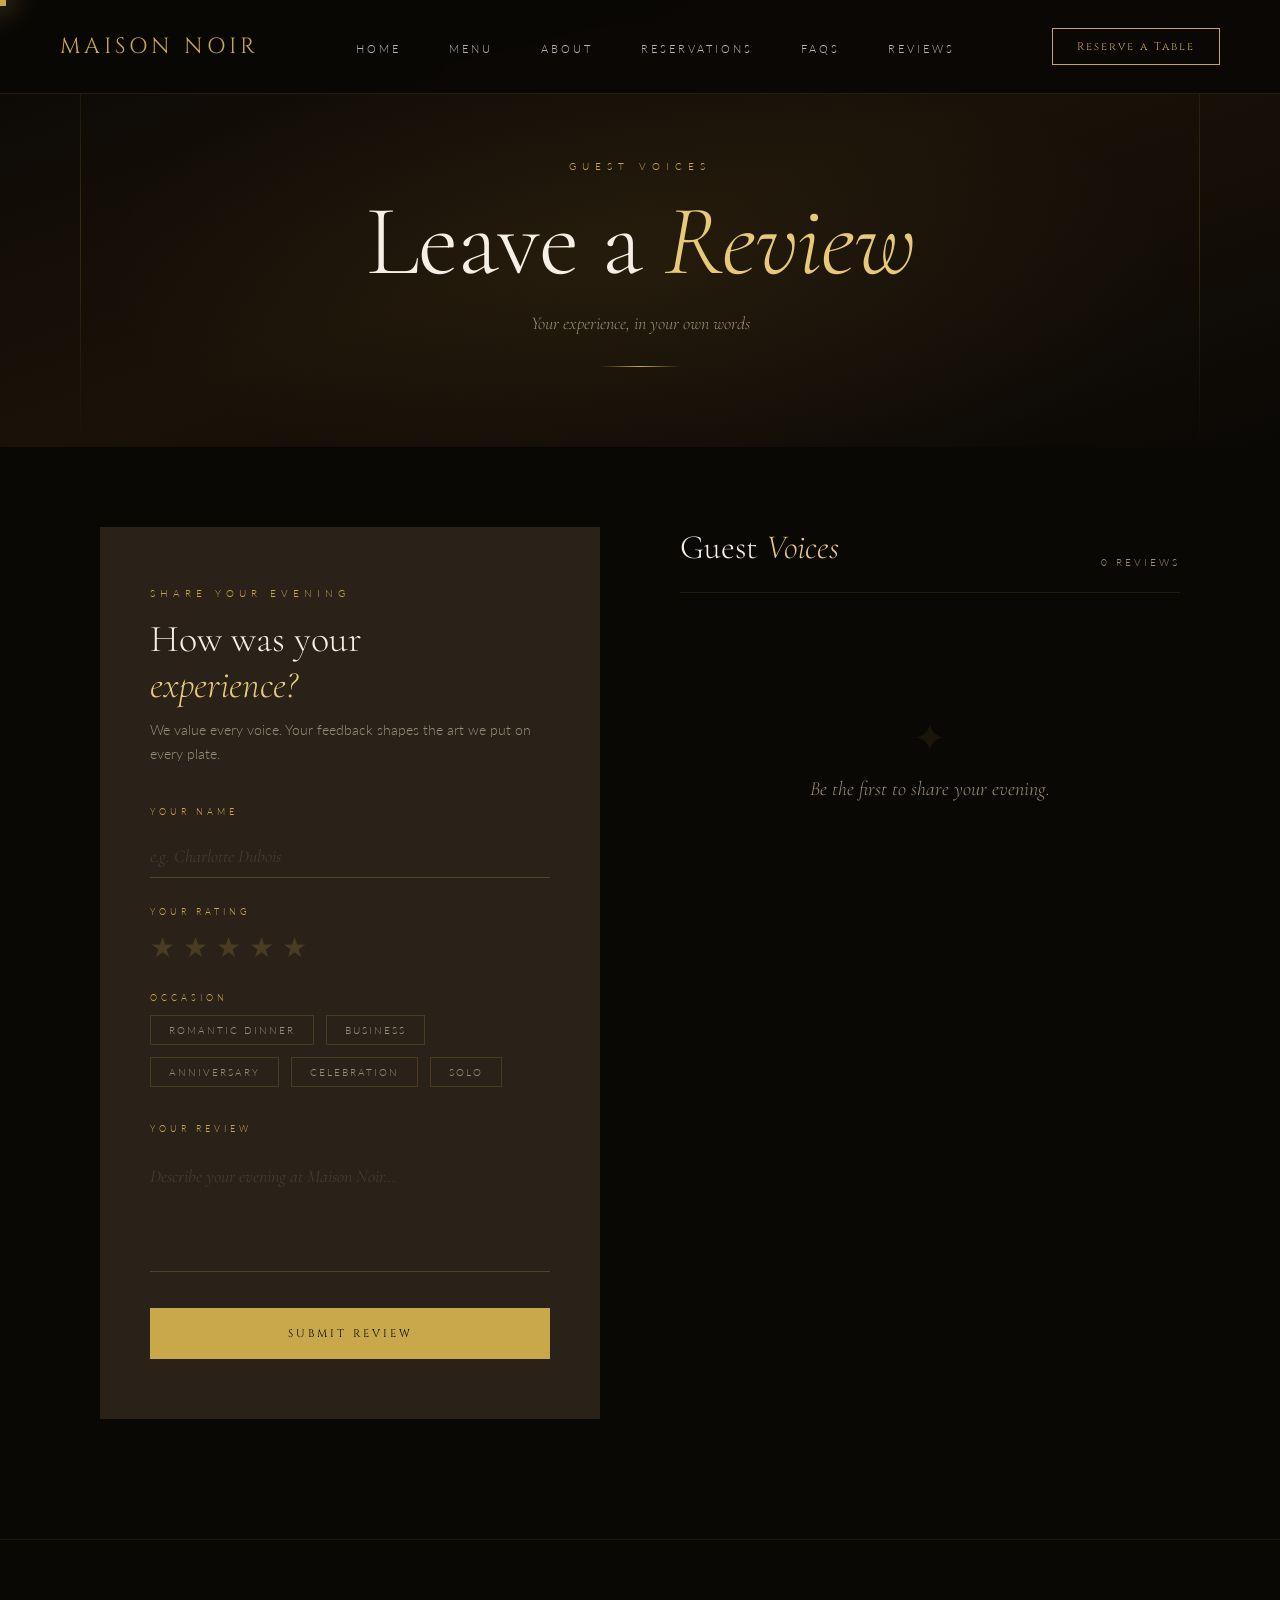
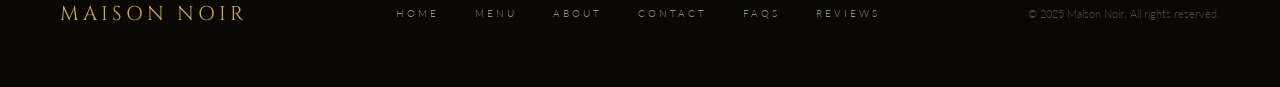
<file: reviews.html>
<!DOCTYPE html>
<html lang="en">
<head>
  <meta charset="UTF-8" />
  <meta name="viewport" content="width=device-width, initial-scale=1.0"/>
  <title>Maison Noir — Reviews</title>
  <link href="https://fonts.googleapis.com/css2?family=Cormorant+Garamond:ital,wght@0,300;0,400;0,600;1,300;1,400&family=Cinzel:wght@400;600&family=Lato:wght@300;400&display=swap" rel="stylesheet"/>
  <link rel="icon" type="image/png" href="images/Icon.png"/>
  <link rel="stylesheet" href="styles.css">
</head>
<body>
  <div class="cursor"></div>
  <div class="cursor-ring"></div>

  <!-- NAV -->
  <nav id="nav">
    <a href="index.html" class="nav-logo">MAISON NOIR</a>
    <ul class="nav-links">
      <li><a href="index.html">Home</a></li>
      <li><a href="menu.html">Menu</a></li>
      <li><a href="about.html">About</a></li>
      <li><a href="contact.html">Reservations</a></li>
      <li><a href="faq.html">FAQs</a></li>
      <li><a href="reviews.html">Reviews</a></li>
    </ul>
    <a href="contact.html" class="nav-reserve">Reserve a Table</a>
  </nav>

  <!-- PAGE HEADER -->
  <section class="page-header">
    <div class="header-line-left"></div>
    <div class="header-line-right"></div>
    <div class="page-header-inner">
      <p class="page-eyebrow">Guest Voices</p>
      <h1 class="page-title">Leave a <em>Review</em></h1>
      <p class="page-subtitle">Your experience, in your own words</p>
    </div>
    <div class="gold-divider" style="margin-top:32px;"></div>
  </section>

  <!-- MAIN -->
  <div class="main-wrap">

    <!-- FORM -->
    <div class="form-panel">
      <p class="panel-label">Share Your Evening</p>
      <h2 class="panel-heading">How was your<br><em>experience?</em></h2>
      <p class="panel-sub">We value every voice. Your feedback shapes the art we put on every plate.</p>

      <div id="reviewForm">
        <!-- Name -->
        <div class="form-group">
          <label class="form-label" for="guestName">Your Name</label>
          <input class="form-input" type="text" id="guestName" placeholder="e.g. Charlotte Dubois" autocomplete="off"/>
        </div>

        <!-- Star Rating -->
        <div class="star-group">
          <span class="star-label">Your Rating</span>
          <div class="stars" id="starRow">
            <span class="star" data-val="1">★</span>
            <span class="star" data-val="2">★</span>
            <span class="star" data-val="3">★</span>
            <span class="star" data-val="4">★</span>
            <span class="star" data-val="5">★</span>
          </div>
        </div>

        <!-- Visit Type -->
        <div class="visit-group">
          <span class="star-label">Occasion</span>
          <div class="visit-options" id="visitOptions">
            <div class="visit-option" data-val="Romantic Dinner">Romantic Dinner</div>
            <div class="visit-option" data-val="Business">Business</div>
            <div class="visit-option" data-val="Anniversary">Anniversary</div>
            <div class="visit-option" data-val="Celebration">Celebration</div>
            <div class="visit-option" data-val="Solo">Solo</div>
          </div>
        </div>

        <!-- Review -->
        <div class="form-group">
          <label class="form-label" for="reviewText">Your Review</label>
          <textarea class="form-textarea" id="reviewText" placeholder="Describe your evening at Maison Noir…"></textarea>
        </div>

        <button class="btn-submit" id="submitBtn">Submit Review</button>
      </div>

      <!-- Success -->
      <div class="success-msg" id="successMsg">
        <p>Merci beaucoup.</p>
        <span>Your review has been received with gratitude.</span>
      </div>
    </div>

    <!-- REVIEWS -->
    <div class="reviews-panel">
      <div class="reviews-header">
        <div>
          <h3 class="reviews-heading">Guest <em>Voices</em></h3>
        </div>
        <p class="reviews-count" id="reviewsCount">0 reviews</p>
      </div>

      <!-- Overall Rating Bar -->
      <div class="overall-rating" id="overallRating" style="display:none;">
        <div class="overall-num" id="overallNum">—</div>
        <div>
          <div class="overall-stars" id="overallStars"></div>
          <div class="overall-label">Average Rating</div>
        </div>
      </div>

      <!-- Reviews List -->
      <div class="reviews-list" id="reviewsList">
        <div class="empty-state" id="emptyState">
          <div class="ornament">✦</div>
          <p>Be the first to share your evening.</p>
        </div>
      </div>
    </div>

  </div>

  <!-- FOOTER -->
  <footer>
    <div class="footer-logo">MAISON NOIR</div>
    <div class="footer-links">
      <a href="index.html">Home</a>
      <a href="menu.html">Menu</a>
      <a href="about.html">About</a>
      <a href="contact.html">Contact</a>
      <a href="faq.html">FAQs</a>
      <a href="reviews.html">Reviews</a>
    </div>
    <p class="footer-copy">©️ 2025 Maison Noir. All rights reserved.</p>
  </footer>

  <script>
    // Nav scroll
    const nav = document.getElementById('nav');
    window.addEventListener('scroll', () => { nav.classList.toggle('scrolled', window.scrollY > 60); });

    // Reveal on scroll
    const observer = new IntersectionObserver(entries => {
      entries.forEach(e => { if(e.isIntersecting) e.target.classList.add('visible'); });
    }, { threshold: 0.15 });
    document.querySelectorAll('.reveal').forEach(r => observer.observe(r));

    // ---- STAR RATING ----
    let selectedRating = 0;
    const stars = document.querySelectorAll('.star');

    stars.forEach(star => {
      star.addEventListener('mouseenter', () => {
        const val = +star.dataset.val;
        stars.forEach(s => s.classList.toggle('active', +s.dataset.val <= val));
      });
      star.addEventListener('mouseleave', () => {
        stars.forEach(s => s.classList.toggle('active', +s.dataset.val <= selectedRating));
      });
      star.addEventListener('click', () => {
        selectedRating = +star.dataset.val;
        stars.forEach(s => s.classList.toggle('active', +s.dataset.val <= selectedRating));
      });
    });

    // ---- VISIT TYPE ----
    let selectedOccasion = '';
    document.querySelectorAll('.visit-option').forEach(opt => {
      opt.addEventListener('click', () => {
        document.querySelectorAll('.visit-option').forEach(o => o.classList.remove('selected'));
        opt.classList.add('selected');
        selectedOccasion = opt.dataset.val;
      });
    });

    // ---- REVIEWS DATA ----
    let reviews = JSON.parse(localStorage.getItem('maisonNoirReviews') || '[]');

    function saveReviews() {
      localStorage.setItem('maisonNoirReviews', JSON.stringify(reviews));
    }

    function starsHTML(n) {
      return '★'.repeat(n) + '☆'.repeat(5 - n);
    }

    function formatDate(iso) {
      return new Date(iso).toLocaleDateString('en-GB', { day: 'numeric', month: 'long', year: 'numeric' });
    }

    function updateOverall() {
      const el = document.getElementById('overallRating');
      if (reviews.length === 0) { el.style.display = 'none'; return; }
      el.style.display = 'flex';
      const avg = reviews.reduce((a, r) => a + r.rating, 0) / reviews.length;
      document.getElementById('overallNum').textContent = avg.toFixed(1);
      document.getElementById('overallStars').textContent = starsHTML(Math.round(avg));
    }

    function renderReviews() {
      const list = document.getElementById('reviewsList');
      const empty = document.getElementById('emptyState');
      const count = document.getElementById('reviewsCount');

      count.textContent = reviews.length === 1 ? '1 review' : `${reviews.length} reviews`;

      if (reviews.length === 0) {
        list.innerHTML = '';
        list.appendChild(empty);
        empty.style.display = 'block';
        return;
      }
      empty.style.display = 'none';

      list.innerHTML = '';
      // Most recent first
      [...reviews].reverse().forEach(r => {
        const card = document.createElement('div');
        card.className = 'review-card';
        card.innerHTML = `
          <div class="review-top">
            <div class="review-author-block">
              <div class="review-name">${escapeHTML(r.name)}</div>
              <div class="review-meta">
                <span>${formatDate(r.date)}</span>
                ${r.occasion ? `· ${escapeHTML(r.occasion)}` : ''}
              </div>
            </div>
            <div class="review-stars">${starsHTML(r.rating)}</div>
          </div>
          <p class="review-text">${escapeHTML(r.text)}</p>
          ${r.occasion ? `<span class="review-tag">${escapeHTML(r.occasion)}</span>` : ''}
        `;
        list.appendChild(card);
      });

      updateOverall();
    }

    function escapeHTML(str) {
      return str.replace(/&/g,'&amp;').replace(/</g,'&lt;').replace(/>/g,'&gt;').replace(/"/g,'&quot;');
    }

    // ---- SUBMIT ----
    document.getElementById('submitBtn').addEventListener('click', () => {
      const name = document.getElementById('guestName').value.trim();
      const text = document.getElementById('reviewText').value.trim();

      if (!name) { flashField('guestName'); return; }
      if (!selectedRating) { flashStars(); return; }
      if (!text) { flashField('reviewText'); return; }

      reviews.push({
        name,
        rating: selectedRating,
        occasion: selectedOccasion,
        text,
        date: new Date().toISOString()
      });

      saveReviews();
      renderReviews();

      // Reset form
      document.getElementById('guestName').value = '';
      document.getElementById('reviewText').value = '';
      selectedRating = 0;
      selectedOccasion = '';
      stars.forEach(s => s.classList.remove('active'));
      document.querySelectorAll('.visit-option').forEach(o => o.classList.remove('selected'));

      document.getElementById('successMsg').classList.add('show');
      setTimeout(() => document.getElementById('successMsg').classList.remove('show'), 3500);
    });

    function flashField(id) {
      const el = document.getElementById(id);
      el.style.borderBottomColor = '#c0392b';
      el.focus();
      setTimeout(() => el.style.borderBottomColor = '', 1200);
    }
    function flashStars() {
      const row = document.getElementById('starRow');
      row.style.filter = 'drop-shadow(0 0 6px rgba(192,57,43,0.8))';
      setTimeout(() => row.style.filter = '', 1200);
    }

    // Initial render
    renderReviews();
    const cursor = document.querySelector('.cursor');
    const ring = document.querySelector('.cursor-ring');

    document.addEventListener('mousemove', (e) => {
      const x = e.clientX;
      const y = e.clientY;

      cursor.style.left = x + 'px';
      cursor.style.top = y + 'px';

      ring.style.left = x + 'px';
      ring.style.top = y + 'px';
    });
  </script>

</body>
</html>
</file>
<file: styles.css>
/* ── RESET ─────────────────────────────────────────────────── */
*, *::before, *::after { margin: 0; padding: 0; box-sizing: border-box; }


/* ── CSS VARIABLES ──────────────────────────────────────────── */
:root {
  --black: #0a0805;
  --charcoal: #1a1612;
  --dark: #2a2118;
  --gold: #c9a84c;
  --gold-light: #e8c97a;
  --cream: #f5efe6;
  --white: #fdf8f2;
  --text-muted: #9a8d7a;
}


/* ── BASE ───────────────────────────────────────────────────── */
html { scroll-behavior: smooth; }

body {
  background: var(--black);
  color: var(--cream);
  font-family: 'Lato', sans-serif;
  font-weight: 300;
  overflow-x: hidden;
}


/* ── CUSTOM CURSOR (shared across all pages) ────────────────── */
.cursor {
  position: fixed;
  width: 12px; height: 12px;
  background: var(--gold);
  border-radius: 0;
  pointer-events: none;
  z-index: 9999;
  transform: translate(-50%, -50%);
  transition: width .3s, height .3s;
}
.cursor-ring {
  position: fixed;
  width: 36px; height: 36px;
  background: rgba(201,168,76,0.18);
  filter: blur(10px);
  pointer-events: none;
  z-index: 9998;
  transform: translate(-50%, -50%) rotate(45deg);
  opacity: 0.75;
  border-radius: 0;
}


/* ── NAV (shared) ───────────────────────────────────────────── */
nav {
  position: fixed;
  top: 0; left: 0; right: 0;
  z-index: 100;
  display: flex;
  justify-content: space-between;
  align-items: center;
  padding: 18px 60px;
  background: rgba(10,8,5,0.95);
  backdrop-filter: blur(12px);
  border-bottom: 1px solid rgba(201,168,76,0.15);
}
nav.scrolled {
  background: rgba(10,8,5,0.95);
  backdrop-filter: blur(12px);
  padding: 18px 60px;
  border-bottom: 1px solid rgba(201,168,76,0.15);
}
.nav-logo {
  font-family: 'Cinzel', serif;
  font-size: 22px;
  letter-spacing: 4px;
  color: var(--gold);
  text-decoration: none;
}
.nav-links {
  display: flex;
  gap: 48px;
  list-style: none;
}
.nav-links a {
  font-family: 'Lato', sans-serif;
  font-size: 11px;
  letter-spacing: 3px;
  text-transform: uppercase;
  color: var(--cream);
  text-decoration: none;
  opacity: 0.75;
  transition: opacity 0.3s, color 0.3s;
  position: relative;
}
.nav-links a::after {
  content: '';
  position: absolute;
  bottom: -4px; left: 0; right: 0;
  height: 1px;
  background: var(--gold);
  transform: scaleX(0);
  transition: transform 0.3s;
}
.nav-links a:hover,
.nav-links a.active { opacity: 1; color: var(--gold); }
.nav-links a:hover::after,
.nav-links a.active::after { transform: scaleX(1); }
.nav-reserve {
  font-family: 'Cinzel', serif;
  font-size: 11px;
  letter-spacing: 2px;
  color: var(--gold);
  border: 1px solid var(--gold);
  padding: 10px 24px;
  text-decoration: none;
  transition: background 0.3s, color 0.3s;
}
.nav-reserve:hover { background: var(--gold); color: var(--black); }


/* ── FOOTER (shared) ────────────────────────────────────────── */
footer {
  background: var(--black);
  border-top: 1px solid rgba(201,168,76,0.1);
  padding: 60px;
  display: flex;
  justify-content: space-between;
  align-items: center;
}
.footer-logo {
  font-family: 'Cinzel', serif;
  font-size: 20px;
  letter-spacing: 4px;
  color: var(--gold);
}
.footer-links { display: flex; gap: 36px; }
.footer-links a {
  font-size: 10px;
  letter-spacing: 3px;
  text-transform: uppercase;
  color: var(--text-muted);
  text-decoration: none;
  transition: color 0.3s;
}
.footer-links a:hover { color: var(--gold); }
.footer-copy { font-size: 11px; color: var(--text-muted); opacity: 0.5; }


/* ── REVEAL ANIMATION (shared) ──────────────────────────────── */
.reveal { opacity: 0; transform: translateY(40px); transition: opacity 0.8s ease, transform 0.8s ease; }
.reveal.visible { opacity: 1; transform: translateY(0); }


/* ── SHARED BUTTONS ─────────────────────────────────────────── */
.btn-primary {
  font-family: 'Cinzel', serif;
  font-size: 11px;
  letter-spacing: 3px;
  text-transform: uppercase;
  background: var(--gold);
  color: var(--black);
  padding: 16px 40px;
  text-decoration: none;
  transition: background 0.3s, transform 0.3s;
}
.btn-primary:hover { background: var(--gold-light); transform: translateY(-2px); }

.btn-ghost {
  font-family: 'Cinzel', serif;
  font-size: 11px;
  letter-spacing: 3px;
  text-transform: uppercase;
  border: 1px solid rgba(201,168,76,0.4);
  color: var(--gold);
  padding: 16px 40px;
  text-decoration: none;
  transition: border-color 0.3s, background 0.3s;
}
.btn-ghost:hover { border-color: var(--gold); background: rgba(201,168,76,0.05); }

.btn-gold {
  display: inline-block;
  font-family: 'Cinzel', serif;
  font-size: 11px;
  letter-spacing: 3px;
  text-transform: uppercase;
  background: var(--gold);
  color: var(--black);
  padding: 16px 48px;
  text-decoration: none;
  transition: background 0.3s;
}
.btn-gold:hover { background: var(--gold-light); }

.btn-outline {
  display: inline-block;
  font-family: 'Cinzel', serif;
  font-size: 11px;
  letter-spacing: 3px;
  text-transform: uppercase;
  border: 1px solid var(--gold);
  color: var(--gold);
  padding: 16px 40px;
  text-decoration: none;
  transition: background 0.3s, color 0.3s;
}
.btn-outline:hover { background: var(--gold); color: var(--black); }


/* ── SHARED ANIMATIONS ───────────────────────────────────────── */
@keyframes fadeUp   { from{opacity:0;transform:translateY(30px)} to{opacity:1;transform:translateY(0)} }
@keyframes fadeIn   { from{opacity:0;transform:translateY(8px)}  to{opacity:1;transform:translateY(0)} }
@keyframes lineFade { from{opacity:0.3} to{opacity:0.8} }
@keyframes scrollPulse { 0%,100%{opacity:0.3} 50%{opacity:1} }


/* ── SECTION SHARED COMPONENTS ──────────────────────────────── */
.section-label {
  font-size: 10px;
  letter-spacing: 5px;
  text-transform: uppercase;
  color: var(--gold);
  margin-bottom: 16px;
}
.section-title {
  font-family: 'Cormorant Garamond', serif;
  font-size: clamp(38px, 4vw, 58px);
  font-weight: 300;
}
.section-title em { font-style: italic; color: var(--gold-light); }
.section-header { text-align: center; margin-bottom: 70px; }

.ornament {
  text-align: center;
  margin: 20px 0;
  color: var(--gold);
  font-size: 20px;
  opacity: 0.6;
}



/* ================================================================
   INDEX (HOME PAGE)
================================================================ */


*, *::before, *::after { margin: 0; padding: 0; box-sizing: border-box; }

    :root {
      --black: #0a0805;
      --charcoal: #1a1612;
      --dark: #2a2118;
      --gold: #c9a84c;
      --gold-light: #e8c97a;
      --cream: #f5efe6;
      --white: #fdf8f2;
      --text-muted: #9a8d7a;
    }

    html { scroll-behavior: smooth; }

    body {
      background: var(--black);
      color: var(--cream);
      font-family: 'Lato', sans-serif;
      font-weight: 300;
      overflow-x: hidden;
    }

    /* Custom Cursor */
    .cursor { position: fixed; width: 12px; height: 12px; background: var(--gold); border-radius: 0; pointer-events: none; z-index: 9999; transform: translate(-50%,-50%); transition: width .3s, height .3s; }
    .cursor-ring {
    position: fixed;
    width: 36px;
    height: 36px;
    background: rgba(201,168,76,0.18);
    filter: blur(10px);
    pointer-events: none;
    z-index: 9998;
    transform: translate(-50%, -50%) rotate(45deg);
    opacity: 0.75;
    border-radius: 0;
  }


    /* NAV */
    nav {
      position: fixed;
      top: 0;
      left: 0;
      right: 0;
      z-index: 100;
      display: flex;
      justify-content: space-between;
      align-items: center;
      padding: 28px 60px;
      background: rgba(10,8,5,0.95);
      backdrop-filter: blur(12px);
      min-height: 80px;
    }
    nav.scrolled {
      background: rgba(10,8,5,0.95);
      backdrop-filter: blur(12px);
      padding: 18px 60px;
      border-bottom: 1px solid rgba(201,168,76,0.15);
    }
    .nav-logo {
      font-family: 'Cinzel', serif;
      font-size: 22px;
      letter-spacing: 4px;
      color: var(--gold);
      text-decoration: none;
    }
    .nav-links {
      display: flex;
      gap: 48px;
      list-style: none;
    }
    .nav-links a {
      font-family: 'Lato', sans-serif;
      font-size: 11px;
      letter-spacing: 3px;
      text-transform: uppercase;
      color: var(--cream);
      text-decoration: none;
      opacity: 0.75;
      transition: opacity 0.3s, color 0.3s;
      position: relative;
    }
    .nav-links a::after {
      content: '';
      position: absolute;
      bottom: -4px; left: 0; right: 0;
      height: 1px;
      background: var(--gold);
      transform: scaleX(0);
      transition: transform 0.3s;
    }
    .nav-links a:hover { opacity: 1; color: var(--gold); }
    .nav-links a:hover::after { transform: scaleX(1); }
    .nav-reserve {
      font-family: 'Cinzel', serif;
      font-size: 11px;
      letter-spacing: 2px;
      color: var(--gold);
      border: 1px solid var(--gold);
      padding: 10px 24px;
      text-decoration: none;
      transition: background 0.3s, color 0.3s;
    }
    .nav-reserve:hover { background: var(--gold); color: var(--black); }

    /* HERO */
    .hero {
      position: relative;
      height: 100vh;
      display: flex;
      align-items: center;
      justify-content: center;
      overflow: hidden;
      padding-top: 90px;
    }
    .hero-bg {
      position: absolute;
      inset: 0;
      background:
        radial-gradient(ellipse at 30% 50%, rgba(201,168,76,0.06) 0%, transparent 60%),
        radial-gradient(ellipse at 70% 30%, rgba(201,168,76,0.04) 0%, transparent 50%),
        linear-gradient(160deg, #0a0805 0%, #1a1208 40%, #0a0805 100%);
    }
    .hero-grain {
      position: absolute;
      inset: 0;
      background-image: url("data:image/svg+xml,%3Csvg viewBox='0 0 256 256' xmlns='http://www.w3.org/2000/svg'%3E%3Cfilter id='noise'%3E%3CfeTurbulence type='fractalNoise' baseFrequency='0.9' numOctaves='4' stitchTiles='stitch'/%3E%3C/filter%3E%3Crect width='100%25' height='100%25' filter='url(%23noise)' opacity='0.04'/%3E%3C/svg%3E");
      opacity: 0.4;
    }
    .hero-line-left, .hero-line-right {
      position: absolute;
      top: 0; bottom: 0;
      width: 1px;
      background: linear-gradient(to bottom, transparent, rgba(201,168,76,0.2), transparent);
      animation: lineFade 3s ease-in-out infinite alternate;
    }
    .hero-line-left { left: 80px; }
    .hero-line-right { right: 80px; animation-delay: 1.5s; }
    @keyframes lineFade { from { opacity: 0.3; } to { opacity: 0.8; } }

    .hero-content {
      position: relative;
      text-align: center;
      z-index: 2;
    }
    .hero-eyebrow {
      font-family: 'Lato', sans-serif;
      font-size: 10px;
      letter-spacing: 6px;
      text-transform: uppercase;
      color: var(--gold);
      opacity: 0;
      animation: fadeUp 1s ease 0.3s forwards;
    }
    .hero-title {
      font-family: 'Cormorant Garamond', serif;
      font-size: clamp(72px, 10vw, 130px);
      font-weight: 300;
      line-height: 0.9;
      letter-spacing: -2px;
      margin: 8px 0;
    }
    .hero-title em {
      font-style: italic;
      color: var(--gold-light);
      display: block;
    }
    .hero-sub {
      font-family: 'Cormorant Garamond', serif;
      font-size: 18px;
      font-style: italic;
      color: var(--text-muted);
      letter-spacing: 1px;
      margin: 10px 0 25px;
    }
    .hero-cta {
      display: inline-flex;
      gap: 24px;
      opacity: 0;
      animation: fadeUp 1s ease 1.2s forwards;
    }
    .btn-primary {
      font-family: 'Cinzel', serif;
      font-size: 11px;
      letter-spacing: 3px;
      text-transform: uppercase;
      background: var(--gold);
      color: var(--black);
      padding: 16px 40px;
      text-decoration: none;
      transition: background 0.3s, transform 0.3s;
    }
    .btn-primary:hover { background: var(--gold-light); transform: translateY(-2px); }
    .btn-ghost {
      font-family: 'Cinzel', serif;
      font-size: 11px;
      letter-spacing: 3px;
      text-transform: uppercase;
      border: 1px solid rgba(201,168,76,0.4);
      color: var(--gold);
      padding: 16px 40px;
      text-decoration: none;
      transition: border-color 0.3s, background 0.3s;
    }
    .btn-ghost:hover { border-color: var(--gold); background: rgba(201,168,76,0.05); }

    .hero-scroll {
      position: absolute;
      bottom: 40px;
      left: 50%;
      transform: translateX(-50%);
      display: flex;
      flex-direction: column;
      align-items: center;
      gap: 8px;
      opacity: 0;
      animation: fadeUp 1s ease 1.8s forwards;
    }
    .hero-scroll span {
      font-size: 9px;
      letter-spacing: 4px;
      text-transform: uppercase;
      color: var(--text-muted);
    }
    .scroll-line {
      width: 1px;
      height: 50px;
      background: linear-gradient(to bottom, var(--gold), transparent);
      animation: scrollPulse 2s ease-in-out infinite;
    }
    @keyframes scrollPulse { 0%,100%{opacity:0.3} 50%{opacity:1} }
    @keyframes fadeUp { from{opacity:0;transform:translateY(30px)} to{opacity:1;transform:translateY(0)} }

    /* DIVIDER */
    .ornament {
      text-align: center;
      margin: 20px 0;
      color: var(--gold);
      font-size: 20px;
      opacity: 0.6;
    }

    /* ABOUT SECTION */
    .section-about {
      padding: 120px 60px;
      display: grid;
      grid-template-columns: 1fr 1fr;
      gap: 100px;
      align-items: center;
      max-width: 1300px;
      margin: 0 auto;
    }
    .about-label {
      font-size: 10px;
      letter-spacing: 5px;
      text-transform: uppercase;
      color: var(--gold);
      margin-bottom: 20px;
    }
    .about-heading {
      font-family: 'Cormorant Garamond', serif;
      font-size: clamp(38px, 4vw, 58px);
      font-weight: 300;
      line-height: 1.15;
      margin-bottom: 28px;
    }
    .about-heading em { font-style: italic; color: var(--gold-light); }
    .about-text {
      font-size: 15px;
      line-height: 1.9;
      color: var(--text-muted);
      margin-bottom: 16px;
    }
    .about-stats {
      display: flex;
      gap: 48px;
      margin-top: 48px;
      padding-top: 40px;
      border-top: 1px solid rgba(201,168,76,0.15);
    }
    .stat-num {
      font-family: 'Cormorant Garamond', serif;
      font-size: 48px;
      font-weight: 300;
      color: var(--gold);
      line-height: 1;
    }
    .stat-label { font-size: 10px; letter-spacing: 3px; text-transform: uppercase; color: var(--text-muted); margin-top: 6px; }
    .about-img-wrap {
      position: relative;
    }
    .about-img-box {
      width: 100%;
      aspect-ratio: 3/4;
      background: var(--charcoal);
      position: relative;
      overflow: hidden;
    }
    .about-img-box::before {
      content: '';
      position: absolute;
      inset: 0;
      background: linear-gradient(135deg, rgba(201,168,76,0.08) 0%, transparent 60%);
    }
    .about-img-inner {
      position: absolute;
      inset: 0;
      display: flex;
      align-items: center;
      justify-content: center;
      font-family: 'Cormorant Garamond', serif;
      font-size: 80px;
      color: rgba(201,168,76,0.08);
    }
    .about-img-accent {
      position: absolute;
      top: -20px; right: -20px;
      width: 60%;
      height: 40%;
      border: 1px solid rgba(201,168,76,0.2);
      pointer-events: none;
    }
    .about-img-accent2 {
      position: absolute;
      bottom: -20px; left: -20px;
      width: 40%;
      height: 30%;
      border: 1px solid rgba(201,168,76,0.15);
    }

    /* FEATURED DISHES */
    .section-dishes {
      padding: 100px 60px;
      background: var(--charcoal);
      position: relative;
    }
    .section-dishes::before {
      content: '';
      position: absolute;
      top: 0; left: 0; right: 0;
      height: 1px;
      background: linear-gradient(to right, transparent, var(--gold), transparent);
    }
    .section-header {
      text-align: center;
      margin-bottom: 70px;
    }
    .section-label {
      font-size: 10px;
      letter-spacing: 5px;
      text-transform: uppercase;
      color: var(--gold);
      margin-bottom: 16px;
    }
    .section-title {
      font-family: 'Cormorant Garamond', serif;
      font-size: clamp(38px, 4vw, 58px);
      font-weight: 300;
    }
    .section-title em { font-style: italic; color: var(--gold-light); }

    .dishes-grid {
      display: grid;
      grid-template-columns: repeat(3, 1fr);
      gap: 2px;
      max-width: 1200px;
      margin: 0 auto;
    }
    .dish-card {
      position: relative;
      aspect-ratio: 3/4;
      background: var(--dark);
      overflow: hidden;
      cursor: pointer;
    }
    .dish-bg {
      position: absolute;
      inset: 0;
      background: linear-gradient(160deg, var(--dark), #0f0b08);
      transition: transform 0.6s ease;
    }
    .dish-card:hover .dish-bg { transform: scale(1.05); }
    .dish-emoji {
      position: absolute;
      top: 50%; left: 50%;
      transform: translate(-50%, -60%);
      font-size: 80px;
      opacity: 0.15;
      transition: opacity 0.4s, transform 0.4s;
    }
    .dish-card:hover .dish-emoji { opacity: 0.25; transform: translate(-50%, -62%) scale(1.1); }
    .dish-overlay {
      position: absolute;
      bottom: 0; left: 0; right: 0;
      padding: 36px 28px;
      background: linear-gradient(to top, rgba(10,8,5,0.95) 0%, transparent 100%);
      transform: translateY(40px);
      transition: transform 0.4s ease;
    }
    .dish-card:hover .dish-overlay { transform: translateY(0); }
    .dish-category { font-size: 9px; letter-spacing: 4px; text-transform: uppercase; color: var(--gold); margin-bottom: 8px; }
    .dish-name { font-family: 'Cormorant Garamond', serif; font-size: 26px; font-weight: 300; margin-bottom: 8px; }
    .dish-desc { font-size: 13px; color: var(--text-muted); line-height: 1.6; opacity: 0; transition: opacity 0.3s 0.1s; }
    .dish-card:hover .dish-desc { opacity: 1; }
    .dish-price { font-family: 'Cormorant Garamond', serif; font-size: 22px; color: var(--gold); margin-top: 12px; }
    .dish-border {
      position: absolute;
      inset: 12px;
      border: 1px solid rgba(201,168,76,0.08);
      pointer-events: none;
      transition: border-color 0.4s;
    }
    .dish-card:hover .dish-border { border-color: rgba(201,168,76,0.25); }

    /* TESTIMONIAL */
    .section-quote {
      padding: 120px 60px;
      text-align: center;
      position: relative;
    }
    .quote-mark {
      font-family: 'Cormorant Garamond', serif;
      font-size: 120px;
      color: var(--gold);
      opacity: 0.12;
      line-height: 0;
      display: block;
      margin-bottom: 30px;
    }
    .quote-text {
      font-family: 'Cormorant Garamond', serif;
      font-size: clamp(24px, 3vw, 38px);
      font-style: italic;
      font-weight: 300;
      max-width: 800px;
      margin: 0 auto 32px;
      line-height: 1.5;
    }
    .quote-author {
      font-size: 10px;
      letter-spacing: 4px;
      text-transform: uppercase;
      color: var(--gold);
    }

    /* HOURS BAND */
    .hours-band {
      background: var(--dark);
      border-top: 1px solid rgba(201,168,76,0.1);
      border-bottom: 1px solid rgba(201,168,76,0.1);
      padding: 60px;
      display: flex;
      justify-content: center;
      gap: 100px;
    }
    .hours-item { text-align: center; }
    .hours-day { font-size: 9px; letter-spacing: 4px; text-transform: uppercase; color: var(--gold); margin-bottom: 10px; }
    .hours-time { font-family: 'Cormorant Garamond', serif; font-size: 22px; font-weight: 300; }

    /* FOOTER */
    footer {
      background: var(--black);
      border-top: 1px solid rgba(201,168,76,0.1);
      padding: 60px;
      display: flex;
      justify-content: space-between;
      align-items: center;
    }
    .footer-logo {
      font-family: 'Cinzel', serif;
      font-size: 20px;
      letter-spacing: 4px;
      color: var(--gold);
    }
    .footer-links { display: flex; gap: 36px; }
    .footer-links a {
      font-size: 10px;
      letter-spacing: 3px;
      text-transform: uppercase;
      color: var(--text-muted);
      text-decoration: none;
      transition: color 0.3s;
    }
    .footer-links a:hover { color: var(--gold); }
    .footer-copy { font-size: 11px; color: var(--text-muted); opacity: 0.5; }

    /* REVEAL ANIMATIONS */
    .reveal { opacity: 0; transform: translateY(40px); transition: opacity 0.8s ease, transform 0.8s ease; }
    .reveal.visible { opacity: 1; transform: translateY(0); }


/* ================================================================
   ABOUT PAGE
================================================================ */


*, *::before, *::after { margin: 0; padding: 0; box-sizing: border-box; }
    :root {
      --black: #0a0805;
      --charcoal: #1a1612;
      --dark: #2a2118;
      --gold: #c9a84c;
      --gold-light: #e8c97a;
      --cream: #f5efe6;
      --text-muted: #9a8d7a;
    }
    html { scroll-behavior: smooth; }
    body { background: var(--black); color: var(--cream); font-family: 'Lato', sans-serif; font-weight: 300; overflow-x: hidden; }

    .cursor { position: fixed; width: 12px; height: 12px; background: var(--gold); border-radius: 0; pointer-events: none; z-index: 9999; transform: translate(-50%,-50%); transition: width .3s, height .3s; }
    .cursor-ring {
    position: fixed;
    width: 36px;
    height: 36px;
    background: rgba(201,168,76,0.18);
    filter: blur(10px);
    pointer-events: none;
    z-index: 9998;
    transform: translate(-50%, -50%) rotate(45deg);
    opacity: 0.75;
    border-radius: 0;
  }

    nav { position: fixed; top:0; left:0; right:0; z-index:100; display:flex; justify-content:space-between; align-items:center; padding:18px 60px; background:rgba(10,8,5,0.95); backdrop-filter:blur(12px); border-bottom:1px solid rgba(201,168,76,0.15); }
    .nav-logo { font-family:'Cinzel',serif; font-size:22px; letter-spacing:4px; color:var(--gold); text-decoration:none; }
    .nav-links { display:flex; gap:48px; list-style:none; }
    .nav-links a { font-size:11px; letter-spacing:3px; text-transform:uppercase; color:var(--cream); text-decoration:none; opacity:.75; transition:opacity .3s, color .3s; position:relative; }
    .nav-links a::after { content:''; position:absolute; bottom:-4px; left:0; right:0; height:1px; background:var(--gold); transform:scaleX(0); transition:transform .3s; }
    .nav-links a:hover, .nav-links a.active { opacity:1; color:var(--gold); }
    .nav-links a:hover::after, .nav-links a.active::after { transform:scaleX(1); }
    .nav-reserve { font-family:'Cinzel',serif; font-size:11px; letter-spacing:2px; color:var(--gold); border:1px solid var(--gold); padding:10px 24px; text-decoration:none; transition:background .3s, color .3s; }
    .nav-reserve:hover { background:var(--gold); color:var(--black); }

    /* HERO */
    .about-hero {
      padding: 160px 60px 100px;
      position: relative;
      overflow: hidden;
    }
    .about-hero-bg {
      position: absolute;
      inset: 0;
      background: radial-gradient(ellipse at 80% 50%, rgba(201,168,76,0.05) 0%, transparent 60%);
    }
    .hero-line-v {
      position: absolute;
      left: 60px; top: 0; bottom: 0;
      width: 1px;
      background: linear-gradient(to bottom, transparent, rgba(201,168,76,0.2), transparent);
    }
    .about-hero-inner { max-width: 800px; position: relative; }
    .about-hero-label { font-size: 10px; letter-spacing: 6px; text-transform: uppercase; color: var(--gold); margin-bottom: 28px; }
    .about-hero-title { font-family: 'Cormorant Garamond', serif; font-size: clamp(52px, 7vw, 90px); font-weight: 300; line-height: 1; margin-bottom: 40px; }
    .about-hero-title em { font-style: italic; color: var(--gold-light); }
    .about-hero-text { font-size: 18px; line-height: 1.9; color: var(--text-muted); max-width: 560px; }

    /* STORY SECTION */
    .section-story {
      padding: 100px 60px;
      display: grid;
      grid-template-columns: 1fr 1.5fr;
      gap: 80px;
      max-width: 1300px;
      margin: 0 auto;
      align-items: start;
    }
    .story-sticky { position: sticky; top: 120px; }
    .story-label { font-size: 10px; letter-spacing: 5px; text-transform: uppercase; color: var(--gold); margin-bottom: 20px; }
    .story-heading { font-family: 'Cormorant Garamond', serif; font-size: 48px; font-weight: 300; line-height: 1.1; }
    .story-heading em { font-style: italic; color: var(--gold-light); }
    .story-divider { width: 60px; height: 1px; background: rgba(201,168,76,0.4); margin: 32px 0; }
    .story-year { font-family: 'Cormorant Garamond', serif; font-size: 72px; font-weight: 300; color: rgba(201,168,76,0.12); line-height: 1; }

    .story-blocks { display: flex; flex-direction: column; gap: 60px; }
    .story-block { border-left: 1px solid rgba(201,168,76,0.15); padding-left: 40px; position: relative; }
    .story-block::before { content: ''; position: absolute; left: -4px; top: 0; width: 8px; height: 8px; border-radius: 50%; background: var(--gold); }
    .block-year { font-family: 'Cormorant Garamond', serif; font-size: 14px; letter-spacing: 3px; color: var(--gold); margin-bottom: 12px; }
    .block-title { font-family: 'Cormorant Garamond', serif; font-size: 26px; font-weight: 400; margin-bottom: 14px; }
    .block-text { font-size: 15px; color: var(--text-muted); line-height: 1.9; }

    /* TEAM */
    .section-team {
      padding: 100px 60px;
      background: var(--charcoal);
      position: relative;
    }
    .section-team::before { content:''; position:absolute; top:0; left:0; right:0; height:1px; background:linear-gradient(to right, transparent, var(--gold), transparent); }
    .team-header { text-align: center; margin-bottom: 70px; }
    .team-label { font-size: 10px; letter-spacing: 5px; text-transform: uppercase; color: var(--gold); margin-bottom: 16px; }
    .team-title { font-family: 'Cormorant Garamond', serif; font-size: clamp(38px, 4vw, 58px); font-weight: 300; }
    .team-title em { font-style: italic; color: var(--gold-light); }

    .team-grid { display: grid; grid-template-columns: repeat(3, 1fr); gap: 40px; max-width: 1100px; margin: 0 auto; }
    .team-card {
      position: relative;
      padding: 48px 36px;
      border: 1px solid rgba(201,168,76,0.1);
      background: var(--dark);
      transition: border-color .4s, transform .4s;
      text-align: center;
    }
    .team-card:hover { border-color: rgba(201,168,76,0.3); transform: translateY(-6px); }
    .team-avatar {
      width: 100px;
      height: 100px;
      border-radius: 50%;
      overflow: hidden;
      border: 1px solid rgba(201,168,76,0.2);
      margin: 0 auto 28px;
      display: flex;
      align-items: center;
      justify-content: center;
      background: var(--charcoal);
      position: relative;

    }
      .team-avatar img {
        width: 100%;
        height: 100%;
        object-fit: cover;
        display: block;
      }

    .team-avatar::after {
      content: '';
      position: absolute;
      inset: -4px;
      border-radius: 50%;
      border: 1px solid rgba(201,168,76,0.1);
    }
    .team-name { font-family: 'Cormorant Garamond', serif; font-size: 26px; font-weight: 400; margin-bottom: 6px; }
    .team-role { font-size: 10px; letter-spacing: 3px; text-transform: uppercase; color: var(--gold); margin-bottom: 16px; }
    .team-bio { font-size: 13px; color: var(--text-muted); line-height: 1.8; }
    .team-awards { display: flex; justify-content: center; gap: 8px; margin-top: 20px; flex-wrap: wrap; }
    .award-badge { font-size: 9px; letter-spacing: 2px; text-transform: uppercase; background: rgba(201,168,76,0.08); border: 1px solid rgba(201,168,76,0.15); color: var(--gold); padding: 4px 12px; }

    /* VALUES */
    .section-values {
      padding: 100px 60px;
      max-width: 1300px;
      margin: 0 auto;
    }
    .values-header { text-align: center; margin-bottom: 70px; }
    .values-label { font-size: 10px; letter-spacing: 5px; text-transform: uppercase; color: var(--gold); margin-bottom: 16px; }
    .values-title { font-family: 'Cormorant Garamond', serif; font-size: clamp(38px, 4vw, 58px); font-weight: 300; }
    .values-title em { font-style: italic; color: var(--gold-light); }

    .values-grid { display: grid; grid-template-columns: repeat(4, 1fr); gap: 2px; }
    .value-card {
      padding: 52px 36px;
      background: var(--charcoal);
      position: relative;
      overflow: hidden;
      transition: background .3s;
    }
    .value-card::before { content:''; position:absolute; bottom:0; left:0; right:0; height:2px; background:var(--gold); transform:scaleX(0); transform-origin:left; transition:transform .5s ease; }
    .value-card:hover { background: var(--dark); }
    .value-card:hover::before { transform: scaleX(1); }
    .value-icon { font-size: 32px; margin-bottom: 28px; }
    .value-name { font-family: 'Cormorant Garamond', serif; font-size: 24px; margin-bottom: 16px; }
    .value-text { font-size: 13px; color: var(--text-muted); line-height: 1.8; }

    /* PRESS */
    .section-press {
      padding: 80px 60px;
      background: var(--dark);
      border-top: 1px solid rgba(201,168,76,0.1);
      border-bottom: 1px solid rgba(201,168,76,0.1);
    }
    .press-header { text-align: center; margin-bottom: 60px; }
    .press-label { font-size: 10px; letter-spacing: 5px; text-transform: uppercase; color: var(--gold); }
    .press-logos { display: flex; justify-content: center; align-items: center; gap: 60px; flex-wrap: wrap; }
    .press-item { text-align: center; opacity: 0.4; transition: opacity .3s; }
    .press-item:hover { opacity: 1; }
    .press-pub { font-family: 'Cormorant Garamond', serif; font-size: 22px; font-style: italic; color: var(--cream); }
    .press-stars { color: var(--gold); font-size: 14px; margin-top: 4px; }

    /* CTA BAND */
    .cta-band {
      padding: 100px 60px;
      text-align: center;
      position: relative;
    }
    .cta-title { font-family: 'Cormorant Garamond', serif; font-size: clamp(38px, 4vw, 58px); font-weight: 300; margin-bottom: 24px; }
    .cta-title em { font-style: italic; color: var(--gold-light); }
    .cta-text { font-size: 15px; color: var(--text-muted); max-width: 500px; margin: 0 auto 40px; line-height: 1.8; }
    .btn-gold { display: inline-block; font-family: 'Cinzel', serif; font-size: 11px; letter-spacing: 3px; text-transform: uppercase; background: var(--gold); color: var(--black); padding: 16px 48px; text-decoration: none; transition: background .3s; }
    .btn-gold:hover { background: var(--gold-light); }

    footer { background: var(--black); border-top: 1px solid rgba(201,168,76,0.1); padding: 60px; display: flex; justify-content: space-between; align-items: center; }
    .footer-logo { font-family: 'Cinzel', serif; font-size: 20px; letter-spacing: 4px; color: var(--gold); }
    .footer-links { display: flex; gap: 36px; }
    .footer-links a { font-size: 10px; letter-spacing: 3px; text-transform: uppercase; color: var(--text-muted); text-decoration: none; transition: color .3s; }
    .footer-links a:hover { color: var(--gold); }
    .footer-copy { font-size: 11px; color: var(--text-muted); opacity: .5; }

    .reveal { opacity: 0; transform: translateY(40px); transition: opacity .8s ease, transform .8s ease; }
    .reveal.visible { opacity: 1; transform: translateY(0); }


/* ================================================================
   MENU PAGE
================================================================ */


*, *::before, *::after { margin: 0; padding: 0; box-sizing: border-box; }
    :root {
      --black: #0a0805;
      --charcoal: #1a1612;
      --dark: #2a2118;
      --gold: #c9a84c;
      --gold-light: #e8c97a;
      --cream: #f5efe6;
      --text-muted: #9a8d7a;
    }
    html { scroll-behavior: smooth; }
    body { background: var(--black); color: var(--cream); font-family: 'Lato', sans-serif; font-weight: 300; overflow-x: hidden; cursor: none; }

    .cursor { position: fixed; width: 12px; height: 12px; background: var(--gold); border-radius: 0; pointer-events: none; z-index: 9999; transform: translate(-50%,-50%); transition: width .3s, height .3s; }
    .cursor-ring {
    position: fixed;
    width: 36px;
    height: 36px;
    background: rgba(201,168,76,0.18);
    filter: blur(10px);
    pointer-events: none;
    z-index: 9998;
    transform: translate(-50%, -50%) rotate(45deg);
    opacity: 0.75;
    border-radius: 0;
  }

    /* NAV */
    nav { position: fixed; top:0; left:0; right:0; z-index:100; display:flex; justify-content:space-between; align-items:center; padding:18px 60px; background:rgba(10,8,5,0.95); backdrop-filter:blur(12px); border-bottom:1px solid rgba(201,168,76,0.15); }
    .nav-logo { font-family:'Cinzel',serif; font-size:22px; letter-spacing:4px; color:var(--gold); text-decoration:none; }
    .nav-links { display:flex; gap:48px; list-style:none; }
    .nav-links a { font-size:11px; letter-spacing:3px; text-transform:uppercase; color:var(--cream); text-decoration:none; opacity:.75; transition:opacity .3s, color .3s; position:relative; }
    .nav-links a::after { content:''; position:absolute; bottom:-4px; left:0; right:0; height:1px; background:var(--gold); transform:scaleX(0); transition:transform .3s; }
    .nav-links a:hover, .nav-links a.active { opacity:1; color:var(--gold); }
    .nav-links a:hover::after, .nav-links a.active::after { transform:scaleX(1); }
    .nav-reserve { font-family:'Cinzel',serif; font-size:11px; letter-spacing:2px; color:var(--gold); border:1px solid var(--gold); padding:10px 24px; text-decoration:none; transition:background .3s, color .3s; }
    .nav-reserve:hover { background:var(--gold); color:var(--black); }

    /* HERO */
    .order-hero { padding: 140px 60px 60px; text-align: center; position: relative; }
    .order-hero::before { content:''; position:absolute; top:0; left:50%; transform:translateX(-50%); width:1px; height:100px; background:linear-gradient(to bottom, transparent, rgba(201,168,76,0.4)); }
    .o-label { font-size:10px; letter-spacing:6px; text-transform:uppercase; color:var(--gold); margin-bottom:20px; }
    .o-title { font-family:'Cormorant Garamond',serif; font-size:clamp(48px,6vw,80px); font-weight:300; line-height:1; }
    .o-title em { font-style:italic; color:var(--gold-light); }
    .o-sub { font-family:'Cormorant Garamond',serif; font-style:italic; color:var(--text-muted); font-size:17px; margin-top:16px; }

    /* LAYOUT */
    .order-layout {
      display: grid;
      grid-template-columns: 1fr 380px;
      gap: 2px;
      max-width: 1300px;
      margin: 40px auto 100px;
      padding: 0 60px;
      align-items: start;
    }

    /* MENU PANEL */
    .menu-panel { padding-right: 40px; }

    /* Category tabs */
    .cat-tabs { display:flex; gap:0; border-bottom:1px solid rgba(201,168,76,0.15); margin-bottom:48px; }
    .cat-btn { font-family:'Cinzel',serif; font-size:10px; letter-spacing:3px; text-transform:uppercase; color:var(--text-muted); background:none; border:none; padding:14px 28px; cursor:pointer; position:relative; transition:color .3s; }
    .cat-btn::after { content:''; position:absolute; bottom:-1px; left:0; right:0; height:1px; background:var(--gold); transform:scaleX(0); transition:transform .3s; }
    .cat-btn:hover, .cat-btn.active { color:var(--gold); }
    .cat-btn.active::after { transform:scaleX(1); }

    .cat-section { display:none; }
    .cat-section.active { display:block; animation: fadeIn .4s ease; }
    @keyframes fadeIn { from{opacity:0;transform:translateY(8px)} to{opacity:1;transform:translateY(0)} }

    .cat-heading { font-size:9px; letter-spacing:5px; text-transform:uppercase; color:var(--gold); margin-bottom:28px; display:flex; align-items:center; gap:16px; }
    .cat-heading::after { content:''; flex:1; height:1px; background:rgba(201,168,76,0.12); }

    /* Food items */
    .food-grid { display:flex; flex-direction:column; gap:2px; }
    .food-item {
      display: grid;
      grid-template-columns: 80px 1fr auto;
      gap: 20px;
      align-items: center;
      padding: 20px;
      background: var(--charcoal);
      border: 1px solid rgba(201,168,76,0.06);
      transition: border-color .3s, background .3s;
    }
    .food-item:hover { border-color:rgba(201,168,76,0.2); background:var(--dark); }
    .food-thumb {
      width: 80px; height: 80px;
      background: var(--dark);
      display: flex; align-items: center; justify-content: center;
      font-size: 32px;
      flex-shrink: 0;
      overflow: hidden;
    }
    .food-thumb img { width:100%; height:100%; object-fit:cover; }
    .food-info { flex:1; }
    .food-name { font-family:'Cormorant Garamond',serif; font-size:20px; font-weight:400; margin-bottom:5px; }
    .food-desc { font-size:12px; color:var(--text-muted); line-height:1.6; margin-bottom:8px; }
    .food-tags { display:flex; gap:6px; }
    .ftag { font-size:9px; letter-spacing:2px; text-transform:uppercase; background:rgba(201,168,76,0.08); color:var(--gold); padding:2px 8px; }
    .food-right { display:flex; flex-direction:column; align-items:flex-end; gap:12px; }
    .food-price { font-family:'Cormorant Garamond',serif; font-size:22px; color:var(--gold); white-space:nowrap; }
    .add-btn {
      font-family:'Cinzel',serif; font-size:10px; letter-spacing:2px; text-transform:uppercase;
      background:none; border:1px solid rgba(201,168,76,0.3); color:var(--gold);
      padding:8px 16px; cursor:pointer; transition:background .3s, border-color .3s;
      white-space: nowrap;
    }
    .add-btn:hover { background:rgba(201,168,76,0.1); border-color:var(--gold); }
    .add-btn.added { background:var(--gold); color:var(--black); border-color:var(--gold); }

    /* CART PANEL */
    .cart-panel {
      background: var(--charcoal);
      border: 1px solid rgba(201,168,76,0.12);
      position: sticky;
      top: 180px;
      align-self: start;
      margin-top: 20px;
    }
    .cart-header {
      padding: 28px 46px;
      border-bottom: 1px solid rgba(201,168,76,0.1);
      display: flex; justify-content: space-between; align-items: center;
    }
    .cart-title { font-family:'Cinzel',serif; font-size:13px; letter-spacing:3px; color:var(--gold); }
    .cart-count {
      width:24px; height:24px; border-radius:50%; background:var(--gold); color:var(--black);
      font-size:11px; font-weight:700; display:flex; align-items:center; justify-content:center;
    }

    .cart-empty {
      padding: 60px 32px;
      text-align: center;
    }
    .cart-empty-icon { font-size:36px; margin-bottom:16px; opacity:0.3; }
    .cart-empty-text { font-size:13px; color:var(--text-muted); line-height:1.7; }

    .cart-items { padding: 8px 0; max-height: 320px; overflow-y: auto; }
    .cart-items::-webkit-scrollbar { width:4px; }
    .cart-items::-webkit-scrollbar-track { background:transparent; }
    .cart-items::-webkit-scrollbar-thumb { background:rgba(201,168,76,0.2); }

    .cart-item {
      display: flex; justify-content: space-between; align-items: center;
      padding: 14px 32px;
      border-bottom: 1px solid rgba(201,168,76,0.06);
      gap: 12px;
    }
    .ci-info { flex:1; }
    .ci-name { font-size:14px; margin-bottom:3px; }
    .ci-price { font-family:'Cormorant Garamond',serif; font-size:16px; color:var(--gold); }
    .ci-controls { display:flex; align-items:center; gap:8px; }
    .ci-btn { width:24px; height:24px; background:rgba(201,168,76,0.1); border:1px solid rgba(201,168,76,0.2); color:var(--gold); font-size:14px; cursor:pointer; display:flex; align-items:center; justify-content:center; transition:background .2s; line-height:1; }
    .ci-btn:hover { background:rgba(201,168,76,0.25); }
    .ci-qty { font-size:14px; min-width:20px; text-align:center; }

    .cart-footer { padding: 24px 32px; border-top: 1px solid rgba(201,168,76,0.1); }
    .cart-row { display:flex; justify-content:space-between; font-size:13px; color:var(--text-muted); margin-bottom:10px; }
    .cart-row.total { font-family:'Cormorant Garamond',serif; font-size:22px; color:var(--cream); margin-top:16px; padding-top:16px; border-top:1px solid rgba(201,168,76,0.1); }
    .cart-row.total span:last-child { color:var(--gold); }

    .checkout-btn {
      width:100%; margin-top:20px;
      font-family:'Cinzel',serif; font-size:11px; letter-spacing:3px; text-transform:uppercase;
      background:var(--gold); color:var(--black); border:none; padding:16px;
      cursor:pointer; transition:background .3s; 
    }
    .checkout-btn:hover { background:var(--gold-light); }
    .checkout-btn:disabled { opacity:0.4; cursor:not-allowed; }

    /* CHECKOUT MODAL */
    .modal-overlay {
      position: fixed; inset:0; background:rgba(0,0,0,0.85);
      z-index: 500; display:none; align-items:center; justify-content:center;
      backdrop-filter: blur(4px);
    }
    .modal-overlay.open { display:flex; animation: fadeIn .3s ease; }
    .modal {
      background: var(--charcoal);
      border: 1px solid rgba(201,168,76,0.2);
      width: 100%; max-width: 560px;
      max-height: 90vh; overflow-y: auto;
      position: relative;
    }
    .modal::-webkit-scrollbar { width:4px; }
    .modal::-webkit-scrollbar-thumb { background:rgba(201,168,76,0.2); }
    .modal-header {
      padding: 32px 40px;
      border-bottom: 1px solid rgba(201,168,76,0.1);
      display: flex; justify-content:space-between; align-items:center;
    }
    .modal-title { font-family:'Cormorant Garamond',serif; font-size:28px; font-weight:300; }
    .modal-title em { font-style:italic; color:var(--gold-light); }
    .modal-close { background:none; border:none; color:var(--text-muted); font-size:24px; cursor:pointer; transition:color .3s; line-height:1; }
    .modal-close:hover { color:var(--gold); }

    /* Steps */
    .steps { display:flex; padding:24px 40px; border-bottom:1px solid rgba(201,168,76,0.08); gap:0; }
    .step { flex:1; text-align:center; position:relative; }
    .step::after { content:''; position:absolute; top:12px; left:50%; width:100%; height:1px; background:rgba(201,168,76,0.15); }
    .step:last-child::after { display:none; }
    .step-dot { width:24px; height:24px; border-radius:50%; border:1px solid rgba(201,168,76,0.3); margin:0 auto 8px; display:flex; align-items:center; justify-content:center; font-size:11px; color:var(--text-muted); background:var(--charcoal); position:relative; z-index:1; transition:background .3s, border-color .3s; }
    .step.active .step-dot { border-color:var(--gold); color:var(--gold); }
    .step.done .step-dot { background:var(--gold); border-color:var(--gold); color:var(--black); }
    .step-label { font-size:9px; letter-spacing:3px; text-transform:uppercase; color:var(--text-muted); }
    .step.active .step-label { color:var(--gold); }

    .modal-body { padding: 32px 40px; }
    .modal-step { display:none; }
    .modal-step.active { display:block; animation: fadeIn .4s ease; }

    /* Form inside modal */
    .mform-group { margin-bottom:20px; }
    .mform-grid { display:grid; grid-template-columns:1fr 1fr; gap:16px; }
    .mform-group label { display:block; font-size:9px; letter-spacing:4px; text-transform:uppercase; color:var(--gold); margin-bottom:8px; }
    .mform-group input, .mform-group select {
      width:100%; background:rgba(201,168,76,0.04); border:1px solid rgba(201,168,76,0.15);
      color:var(--cream); font-family:'Lato',sans-serif; font-size:14px; font-weight:300;
      padding:12px 16px; outline:none; transition:border-color .3s;
      appearance:none; -webkit-appearance:none;
    }
    .mform-group input:focus, .mform-group select:focus { border-color:var(--gold); }
    .mform-group input::placeholder { color:var(--text-muted); opacity:0.6; }
    .mform-group select option { background:var(--dark); }

    /* Card input */
    .card-row { display:grid; grid-template-columns:1fr 1fr; gap:16px; margin-top:16px; }
    .card-icons { display:flex; gap:8px; margin-bottom:20px; }
    .card-icon { padding:6px 12px; border:1px solid rgba(201,168,76,0.15); font-size:11px; letter-spacing:1px; color:var(--text-muted); }
    .card-icon { cursor: pointer; transition: border-color .25s, color .25s; }
    .card-icon.selected { border-color: var(--gold); color: var(--gold); }

    /* Order summary in modal */
    .modal-summary { margin-bottom:24px; }
    .ms-item { display:flex; justify-content:space-between; padding:10px 0; border-bottom:1px solid rgba(201,168,76,0.06); font-size:14px; }
    .ms-item:last-child { border:none; }
    .ms-item span:last-child { font-family:'Cormorant Garamond',serif; font-size:16px; color:var(--gold); }
    .ms-total { display:flex; justify-content:space-between; padding:16px 0; border-top:1px solid rgba(201,168,76,0.15); margin-top:8px; }
    .ms-total span:first-child { font-family:'Cinzel',serif; font-size:12px; letter-spacing:2px; }
    .ms-total span:last-child { font-family:'Cormorant Garamond',serif; font-size:24px; color:var(--gold); }

    .modal-btn {
      width:100%; font-family:'Cinzel',serif; font-size:11px; letter-spacing:3px; text-transform:uppercase;
      background:var(--gold); color:var(--black); border:none; padding:16px; cursor:pointer; transition:background .3s; margin-top:8px;
    }
    .modal-btn:hover { background:var(--gold-light); }
    .modal-btn-ghost {
      width:100%; font-family:'Cinzel',serif; font-size:11px; letter-spacing:3px; text-transform:uppercase;
      background:none; color:var(--text-muted); border:1px solid rgba(201,168,76,0.15); padding:14px; cursor:pointer; transition:color .3s, border-color .3s; margin-top:8px;
    }
    .modal-btn-ghost:hover { color:var(--gold); border-color:var(--gold); }

    /* Success screen */
    .order-success { text-align:center; padding:20px 0 10px; }
    .success-ring { width:80px; height:80px; border-radius:50%; border:1px solid var(--gold); margin:0 auto 28px; display:flex; align-items:center; justify-content:center; font-size:32px; animation: successPop .5s ease; }
    @keyframes successPop { from{transform:scale(0.5);opacity:0} to{transform:scale(1);opacity:1} }
    .success-h { font-family:'Cormorant Garamond',serif; font-size:32px; font-weight:300; margin-bottom:12px; }
    .success-h em { font-style:italic; color:var(--gold-light); }
    .success-p { font-size:14px; color:var(--text-muted); line-height:1.8; max-width:360px; margin:0 auto 24px; }
    .order-ref { font-family:'Cinzel',serif; font-size:11px; letter-spacing:3px; color:var(--gold); padding:12px 24px; border:1px solid rgba(201,168,76,0.2); display:inline-block; margin-bottom:28px; }

    /* Delivery toggle */
    .delivery-toggle { display:flex; gap:2px; margin-bottom:28px; }
    .dtoggle-btn { flex:1; padding:12px; font-family:'Cinzel',serif; font-size:10px; letter-spacing:2px; text-transform:uppercase; background:rgba(201,168,76,0.04); border:1px solid rgba(201,168,76,0.15); color:var(--text-muted); cursor:pointer; transition:all .3s; text-align:center; }
    .dtoggle-btn.active { background:rgba(201,168,76,0.12); border-color:var(--gold); color:var(--gold); }

    footer { background:var(--black); border-top:1px solid rgba(201,168,76,0.1); padding:60px; display:flex; justify-content:space-between; align-items:center; }
    .footer-logo { font-family:'Cinzel',serif; font-size:20px; letter-spacing:4px; color:var(--gold); }
    .footer-links { display:flex; gap:36px; }
    .footer-links a { font-size:10px; letter-spacing:3px; text-transform:uppercase; color:var(--text-muted); text-decoration:none; transition:color .3s; }
    .footer-links a:hover { color:var(--gold); }
    .footer-copy { font-size:11px; color:var(--text-muted); opacity:.5; }


/* ================================================================
   CONTACT PAGE
================================================================ */


*, *::before, *::after { margin: 0; padding: 0; box-sizing: border-box; }
    :root {
      --black: #0a0805;
      --charcoal: #1a1612;
      --dark: #2a2118;
      --gold: #c9a84c;
      --gold-light: #e8c97a;
      --cream: #f5efe6;
      --text-muted: #9a8d7a;
    }
    html { scroll-behavior: smooth; }
    body { background: var(--black); color: var(--cream); font-family: 'Lato', sans-serif; font-weight: 300; overflow-x: hidden; }
    
    .cursor { position: fixed; width: 12px; height: 12px; background: var(--gold); border-radius: 0; pointer-events: none; z-index: 9999; transform: translate(-50%,-50%); transition: width .3s, height .3s; }
    .cursor-ring {
    position: fixed;
    width: 36px;
    height: 36px;
    background: rgba(201,168,76,0.18);
    filter: blur(10px);
    pointer-events: none;
    z-index: 9998;
    transform: translate(-50%, -50%) rotate(45deg);
    opacity: 0.75;
    border-radius: 0;
  }

    nav { position: fixed; top:0; left:0; right:0; z-index:100; display:flex; justify-content:space-between; align-items:center; padding:18px 60px; background:rgba(10,8,5,0.95); backdrop-filter:blur(12px); border-bottom:1px solid rgba(201,168,76,0.15); }
    .nav-logo { font-family:'Cinzel',serif; font-size:22px; letter-spacing:4px; color:var(--gold); text-decoration:none; }
    .nav-links { display:flex; gap:48px; list-style:none; }
    .nav-links a { font-size:11px; letter-spacing:3px; text-transform:uppercase; color:var(--cream); text-decoration:none; opacity:.75; transition:opacity .3s, color .3s; position:relative; }
    .nav-links a::after { content:''; position:absolute; bottom:-4px; left:0; right:0; height:1px; background:var(--gold); transform:scaleX(0); transition:transform .3s; }
    .nav-links a:hover, .nav-links a.active { opacity:1; color:var(--gold); }
    .nav-links a:hover::after, .nav-links a.active::after { transform:scaleX(1); }
    .nav-reserve { font-family:'Cinzel',serif; font-size:11px; letter-spacing:2px; color:var(--gold); border:1px solid var(--gold); padding:10px 24px; text-decoration:none; }

    /* HERO */
    .contact-hero {
      padding: 160px 60px 80px;
      position: relative;
      text-align: center;
    }
    .contact-hero-bg { position:absolute; inset:0; background:radial-gradient(ellipse at 50% 70%, rgba(201,168,76,0.05) 0%, transparent 60%); }
    .c-label { font-size:10px; letter-spacing:6px; text-transform:uppercase; color:var(--gold); margin-bottom:20px; }
    .c-title { font-family:'Cormorant Garamond',serif; font-size:clamp(52px,7vw,90px); font-weight:300; line-height:1; }
    .c-title em { font-style:italic; color:var(--gold-light); }
    .c-sub { font-family:'Cormorant Garamond',serif; font-style:italic; color:var(--text-muted); font-size:18px; margin-top:20px; }

    /* MAIN GRID */
    .contact-main {
      display: grid;
      grid-template-columns: 1fr 1.2fr;
      gap: 2px;
      max-width: 1200px;
      margin: 60px auto 100px;
      padding: 0 60px;
    }

    /* INFO PANEL */
    .info-panel {
      background: var(--charcoal);
      padding: 60px 50px;
      position: relative;
    }
    .info-panel::before { content:'✦'; position:absolute; top:24px; right:24px; color:var(--gold); opacity:0.3; font-size:14px; }
    .info-section { margin-bottom: 52px; }
    .info-section:last-child { margin-bottom: 0; }
    .info-label { font-size:9px; letter-spacing:5px; text-transform:uppercase; color:var(--gold); margin-bottom:20px; padding-bottom:12px; border-bottom:1px solid rgba(201,168,76,0.15); }
    .info-heading { font-family:'Cormorant Garamond',serif; font-size:28px; font-weight:300; margin-bottom:16px; }
    .info-text { font-size:14px; color:var(--text-muted); line-height:1.9; }
    .info-link { color:var(--gold); text-decoration:none; transition:color .3s; }
    .info-link:hover { color:var(--gold-light); }

    .hours-list { list-style:none; margin-top:8px; }
    .hours-list li { display:flex; justify-content:space-between; padding:10px 0; border-bottom:1px solid rgba(201,168,76,0.06); font-size:14px; }
    .hours-list .day { color:var(--text-muted); }
    .hours-list .time { color:var(--cream); font-family:'Cormorant Garamond',serif; font-size:16px; }
    .hours-list .closed { color:rgba(154,141,122,0.4); font-style:italic; }

.social-links {
  display: flex;
  gap: 14px;
  margin-top: 12px;
}

.social-link {
  width: 42px;
  height: 42px;
  border-radius: 50%;
  display: flex;
  align-items: center;
  justify-content: center;
  text-decoration: none;
  background: rgba(255, 255, 255, 0.05);
  transition: all 0.3s ease;
  overflow: hidden;
}

/* icon base (FORCES perfect square) */
.social-link svg {
  width: 18px;
  height: 18px;
  display: block;
  aspect-ratio: 1 / 1;
  transition: fill 0.3s ease;
}

/* Instagram */
.social-link.instagram svg {
  fill: #FF0069;
}

/* Facebook */
.social-link.facebook svg {
  fill: #0866FF;
}

/* X (FIXED) */
.social-link.x svg {
  fill: white;
}

.social-link.x svg path {
  transform: scale(0.8);
  transform-origin: center;
}

/* hover animation */
.social-link:hover {
  transform: translateY(-4px) scale(1.05);
}

/* icon turns white on hover */
.social-link:hover svg {
  fill: white;
}

/* Instagram hover */
.social-link.instagram:hover {
  background: linear-gradient(
    45deg,
    #F58529,
    #DD2A7B,
    #8134AF,
    #515BD4
  );
}

/* Facebook hover */
.social-link.facebook:hover {
  background: #0866FF;
}

/* X hover */
.social-link.x:hover {
  background: black;
}
    /* FORM PANEL */
    .form-panel {
      background: var(--dark);
      padding: 60px 50px;
    }
    .form-title { font-family:'Cormorant Garamond',serif; font-size:32px; font-weight:300; margin-bottom:8px; }
    .form-title em { font-style:italic; color:var(--gold-light); }
    .form-sub { font-size:13px; color:var(--text-muted); margin-bottom:40px; line-height:1.7; }

    .form-grid { display:grid; grid-template-columns:1fr 1fr; gap:20px; }
    .form-group { display:flex; flex-direction:column; gap:8px; }
    .form-group.full { grid-column:1/-1; }
    label { font-size:9px; letter-spacing:4px; text-transform:uppercase; color:var(--gold); }
    input:not([type=checkbox]):focus, select:focus, textarea:focus {
      background: rgba(201,168,76,0.04);
      border: 1px solid rgba(201,168,76,0.15);
      color: var(--cream);
      font-family: 'Lato', sans-serif;
      font-size: 14px;
      font-weight: 300;
      padding: 14px 18px;
      outline: none;
      transition: border-color .3s, background .3s;
      width: 100%;
      appearance: none;
    }
    input:focus, select:focus, textarea:focus { border-color:var(--gold); background:rgba(201,168,76,0.06); }
    input::placeholder, textarea::placeholder { color:var(--text-muted); opacity:0.6; }
    select option { background:var(--dark); color:var(--cream); }
    textarea { resize: vertical; min-height: 120px; }

    .form-divider { grid-column:1/-1; height:1px; background:rgba(201,168,76,0.1); margin:10px 0; }

    .dietary-options { grid-column:1/-1; }
    .checkbox-group { display:flex; flex-wrap:wrap; gap:10px; margin-top:8px; }
    .checkbox-label { display:flex; align-items:center; gap:8px; font-size:12px; color:var(--text-muted); cursor:pointer; }
    .checkbox-label input[type=checkbox] { width:16px; height:16px; padding:0; accent-color:var(--gold); cursor:pointer; appearance:auto; -webkit-appearance:auto; }    
    .form-note { grid-column:1/-1; font-size:12px; color:var(--text-muted); line-height:1.7; }
    .form-note strong { color:var(--gold); }

    .btn-submit {
      grid-column: 1/-1;
      font-family: 'Cinzel', serif;
      font-size: 12px;
      letter-spacing: 3px;
      text-transform: uppercase;
      background: var(--gold);
      color: var(--black);
      border: none;
      padding: 18px 48px;
      cursor: pointer;
      transition: background .3s, transform .2s;
      width: 100%;
      margin-top: 10px;
    }
    .btn-submit:hover { background: var(--gold-light); transform: translateY(-2px); }
    .btn-submit:active { transform: translateY(0); }

    /* SUCCESS STATE */
    .success-msg {
      display: none;
      text-align: center;
      padding: 60px 20px;
      animation: fadeIn .6s ease;
    }
    .success-icon { font-size: 48px; margin-bottom: 24px; }
    .success-title { font-family:'Cormorant Garamond',serif; font-size:36px; font-weight:300; margin-bottom:12px; }
    .success-title em { font-style:italic; color:var(--gold-light); }
    .success-text { font-size:15px; color:var(--text-muted); line-height:1.8; max-width:400px; margin:0 auto; }
    @keyframes fadeIn { from{opacity:0;transform:translateY(20px)} to{opacity:1;transform:translateY(0)} }

/* SECTION */
.map-section {
  max-width: 1200px;
  margin: 0 auto 100px;
  padding: 0 60px;
}

.map-label {
  font-size: 9px;
  letter-spacing: 5px;
  text-transform: uppercase;
  color: var(--gold);
  margin-bottom: 20px;
}

/* MAP BOX */
.map-box {
  position: relative;
  width: 100%;
  height: 300px;
  background: var(--charcoal);
  border: 1px solid rgba(201,168,76,0.1);
  overflow: hidden;
}

/* MAP (CLEAN COLORS + SLIGHT ENHANCE) */
.map-box iframe {
  position: absolute;
  inset: 0;
  width: 100%;
  height: 100%;
  border: 0;
  filter: brightness(1) contrast(1.1) saturate(1.1);
  pointer-events: none;
  transition: transform 0.4s ease;
}

/* SUBTLE HOVER ZOOM */
.map-box:hover iframe {
  transform: scale(1.03);
}

/* CLICK OVERLAY (LIGHT, NOT DARK) */
.map-overlay {
  position: absolute;
  inset: 0;
  background: rgba(0,0,0,0.15);
  color: var(--gold);
  display: flex;
  align-items: center;
  justify-content: center;
  font-size: 11px;
  letter-spacing: 2px;
  text-transform: uppercase;
  cursor: pointer;
  z-index: 3;
  transition: opacity 0.3s ease;
}

/* ACTIVATE MAP */
.map-box.active iframe {
  pointer-events: auto;
}

.map-box.active .map-overlay {
  opacity: 0;
  pointer-events: none;
}

/* REMOVE FAKE PIN COMPLETELY */
.map-pin {
  display: none;
}

/* TEXT */
.map-address {
  font-family: 'Cormorant Garamond', serif;
  font-size: 20px;
  color: var(--cream);
}

.map-area {
  font-size: 11px;
  letter-spacing: 3px;
  text-transform: uppercase;
  color: var(--gold);
  margin-top: 6px;
}

.map-info {
  font-size: 12px;
  color: var(--text-muted);
  margin-top: 16px;
  line-height: 1.8;
}
    /* PRIVATE DINING */
    .private-section {
      background: var(--charcoal);
      border-top: 1px solid rgba(201,168,76,0.1);
      border-bottom: 1px solid rgba(201,168,76,0.1);
      padding: 80px 60px;
      text-align: center;
    }
    .private-label { font-size:10px; letter-spacing:5px; text-transform:uppercase; color:var(--gold); margin-bottom:16px; }
    .private-title { font-family:'Cormorant Garamond',serif; font-size:clamp(32px,4vw,52px); font-weight:300; margin-bottom:20px; }
    .private-title em { font-style:italic; color:var(--gold-light); }
    .private-text { font-size:15px; color:var(--text-muted); max-width:580px; margin:0 auto 40px; line-height:1.9; }
    .private-cards { display:flex; justify-content:center; gap:24px; flex-wrap:wrap; margin-bottom:40px; }
    .private-card { border:1px solid rgba(201,168,76,0.15); padding:28px 36px; min-width:200px; }
    .private-card-icon { font-size:24px; margin-bottom:12px; }
    .private-card-name { font-family:'Cormorant Garamond',serif; font-size:20px; margin-bottom:6px; }
    .private-card-cap { font-size:11px; letter-spacing:2px; text-transform:uppercase; color:var(--gold); }
    .btn-outline { display:inline-block; font-family:'Cinzel',serif; font-size:11px; letter-spacing:3px; text-transform:uppercase; border:1px solid var(--gold); color:var(--gold); padding:16px 40px; text-decoration:none; transition:background .3s, color .3s; }
    .btn-outline:hover { background:var(--gold); color:var(--black); }

    footer { background:var(--black); border-top:1px solid rgba(201,168,76,0.1); padding:60px; display:flex; justify-content:space-between; align-items:center; }
    .footer-logo { font-family:'Cinzel',serif; font-size:20px; letter-spacing:4px; color:var(--gold); }
    .footer-links { display:flex; gap:36px; }
    .footer-links a { font-size:10px; letter-spacing:3px; text-transform:uppercase; color:var(--text-muted); text-decoration:none; transition:color .3s; }
    .footer-links a:hover { color:var(--gold); }
    .footer-copy { font-size:11px; color:var(--text-muted); opacity:.5; }

    .reveal { opacity:0; transform:translateY(40px); transition:opacity .8s ease, transform .8s ease; }
    .reveal.visible { opacity:1; transform:translateY(0); }


/* ================================================================
   FAQ PAGE
================================================================ */


*, *::before, *::after { margin: 0; padding: 0; box-sizing: border-box; }
    :root {
      --black: #0a0805;
      --charcoal: #1a1612;
      --dark: #2a2118;
      --gold: #c9a84c;
      --gold-light: #e8c97a;
      --cream: #f5efe6;
      --text-muted: #9a8d7a;
    }
    html { scroll-behavior: smooth; }
    body { background: var(--black); color: var(--cream); font-family: 'Lato', sans-serif; font-weight: 300; overflow-x: hidden;  }
        
    .cursor { position: fixed; width: 12px; height: 12px; background: var(--gold); border-radius: 0; pointer-events: none; z-index: 9999; transform: translate(-50%,-50%); transition: width .3s, height .3s; }
    .cursor-ring {
    position: fixed;
    width: 36px;
    height: 36px;
    background: rgba(201,168,76,0.18);
    filter: blur(10px);
    pointer-events: none;
    z-index: 9998;
    transform: translate(-50%, -50%) rotate(45deg);
    opacity: 0.75;
    border-radius: 0;
  }

    /* NAV */
    nav { position: fixed; top:0; left:0; right:0; z-index:100; display:flex; justify-content:space-between; align-items:center; padding:18px 60px; background:rgba(10,8,5,0.95); backdrop-filter:blur(12px); border-bottom:1px solid rgba(201,168,76,0.15); }
    .nav-logo { font-family:'Cinzel',serif; font-size:22px; letter-spacing:4px; color:var(--gold); text-decoration:none; }
    .nav-links { display:flex; gap:48px; list-style:none; }
    .nav-links a { font-size:11px; letter-spacing:3px; text-transform:uppercase; color:var(--cream); text-decoration:none; opacity:.75; transition:opacity .3s, color .3s; position:relative; }
    .nav-links a::after { content:''; position:absolute; bottom:-4px; left:0; right:0; height:1px; background:var(--gold); transform:scaleX(0); transition:transform .3s; }
    .nav-links a:hover, .nav-links a.active { opacity:1; color:var(--gold); }
    .nav-links a:hover::after, .nav-links a.active::after { transform:scaleX(1); }
    .nav-reserve { font-family:'Cinzel',serif; font-size:11px; letter-spacing:2px; color:var(--gold); border:1px solid var(--gold); padding:10px 24px; text-decoration:none; transition:background .3s, color .3s; }
    .nav-reserve:hover { background:var(--gold); color:var(--black); }

    /* HERO */
    .faq-hero {
      padding: 160px 60px 80px;
      position: relative;
      text-align: center;
      overflow: hidden;
    }
    .faq-hero-bg {
      position: absolute;
      inset: 0;
      background: radial-gradient(ellipse at 50% 60%, rgba(201,168,76,0.05) 0%, transparent 65%);
    }
    .hero-line-left, .hero-line-right {
      position: absolute;
      top: 0; bottom: 0;
      width: 1px;
      background: linear-gradient(to bottom, transparent, rgba(201,168,76,0.2), transparent);
    }
    .hero-line-left { left: 80px; }
    .hero-line-right { right: 80px; }
    .faq-hero-inner { position: relative; z-index: 1; }
    .faq-label { font-size: 10px; letter-spacing: 6px; text-transform: uppercase; color: var(--gold); margin-bottom: 20px; opacity: 0; animation: fadeUp .8s ease .2s forwards; }
    .faq-title { font-family: 'Cormorant Garamond', serif; font-size: clamp(52px, 7vw, 90px); font-weight: 300; line-height: 1; opacity: 0; animation: fadeUp .8s ease .4s forwards; }
    .faq-title em { font-style: italic; color: var(--gold-light); }
    .faq-sub { font-family: 'Cormorant Garamond', serif; font-style: italic; color: var(--text-muted); font-size: 18px; margin-top: 20px; max-width: 520px; margin-left: auto; margin-right: auto; line-height: 1.7; opacity: 0; animation: fadeUp .8s ease .6s forwards; }
    @keyframes fadeUp { from{opacity:0;transform:translateY(24px)} to{opacity:1;transform:translateY(0)} }

    /* CATEGORY FILTER */
    .faq-filter {
      display: flex;
      justify-content: center;
      gap: 0;
      max-width: 800px;
      margin: 0 auto 60px;
      padding: 0 60px;
      border-bottom: 1px solid rgba(201,168,76,0.12);
      opacity: 0;
      animation: fadeUp .8s ease .8s forwards;
    }
    .filter-btn {
      font-family: 'Cinzel', serif;
      font-size: 10px;
      letter-spacing: 3px;
      text-transform: uppercase;
      color: var(--text-muted);
      background: none;
      border: none;
      padding: 14px 24px;
      cursor: pointer;
      position: relative;
      transition: color .3s;
    }
    .filter-btn::after {
      content: '';
      position: absolute;
      bottom: -1px; left: 0; right: 0;
      height: 1px;
      background: var(--gold);
      transform: scaleX(0);
      transition: transform .3s;
    }
    .filter-btn:hover, .filter-btn.active { color: var(--gold); }
    .filter-btn.active::after { transform: scaleX(1); }

    /* FAQ MAIN LAYOUT */
    .faq-main {
      max-width: 900px;
      margin: 0 auto 100px;
      padding: 0 60px;
    }

    /* CATEGORY GROUP */
    .faq-group { margin-bottom: 64px; }
    .faq-group-label {
      font-size: 9px;
      letter-spacing: 5px;
      text-transform: uppercase;
      color: var(--gold);
      margin-bottom: 24px;
      display: flex;
      align-items: center;
      gap: 16px;
    }
    .faq-group-label::after {
      content: '';
      flex: 1;
      height: 1px;
      background: rgba(201,168,76,0.12);
    }

    /* FAQ ITEM */
    .faq-item {
      border-bottom: 1px solid rgba(201,168,76,0.08);
      overflow: hidden;
    }
    .faq-item:first-of-type { border-top: 1px solid rgba(201,168,76,0.08); }

    .faq-question {
      width: 100%;
      background: none;
      border: none;
      color: var(--cream);
      text-align: left;
      padding: 26px 0;
      display: flex;
      justify-content: space-between;
      align-items: center;
      gap: 24px;
      cursor: pointer;
      transition: color .3s;
    }
    .faq-question:hover { color: var(--gold-light); }
    .faq-question.open { color: var(--gold-light); }

    .faq-q-text {
      font-family: 'Cormorant Garamond', serif;
      font-size: 22px;
      font-weight: 400;
      line-height: 1.3;
    }

    .faq-icon {
      width: 32px;
      height: 32px;
      flex-shrink: 0;
      border: 1px solid rgba(201,168,76,0.25);
      display: flex;
      align-items: center;
      justify-content: center;
      color: var(--gold);
      font-size: 18px;
      font-weight: 300;
      transition: background .3s, border-color .3s, transform .4s;
      line-height: 1;
    }
    .faq-question.open .faq-icon {
      background: rgba(201,168,76,0.1);
      border-color: var(--gold);
      transform: rotate(45deg);
    }

    .faq-answer {
      max-height: 0;
      overflow: hidden;
      transition: max-height .5s cubic-bezier(0.4,0,0.2,1), padding .4s ease;
    }
    .faq-answer.open {
      max-height: 400px;
    }
    .faq-answer-inner {
      padding: 0 0 28px 0;
      font-size: 15px;
      color: var(--text-muted);
      line-height: 1.9;
      max-width: 720px;
    }
    .faq-answer-inner a {
      color: var(--gold);
      text-decoration: none;
      border-bottom: 1px solid rgba(201,168,76,0.3);
      transition: color .3s, border-color .3s;
    }
    .faq-answer-inner a:hover { color: var(--gold-light); border-color: var(--gold-light); }
    .faq-answer-inner strong { color: var(--cream); font-weight: 400; }

    /* HIDDEN STATE */
    .faq-item.hidden { display: none; }

    /* CTA BAND */
    .faq-cta {
      background: var(--charcoal);
      border-top: 1px solid rgba(201,168,76,0.1);
      border-bottom: 1px solid rgba(201,168,76,0.1);
      padding: 80px 60px;
      text-align: center;
    }
    .faq-cta-label { font-size: 10px; letter-spacing: 5px; text-transform: uppercase; color: var(--gold); margin-bottom: 16px; }
    .faq-cta-title { font-family: 'Cormorant Garamond', serif; font-size: clamp(32px, 4vw, 52px); font-weight: 300; margin-bottom: 20px; }
    .faq-cta-title em { font-style: italic; color: var(--gold-light); }
    .faq-cta-text { font-size: 15px; color: var(--text-muted); max-width: 480px; margin: 0 auto 40px; line-height: 1.9; }
    .cta-buttons { display: flex; gap: 16px; justify-content: center; flex-wrap: wrap; }
    .btn-gold { display: inline-block; font-family: 'Cinzel', serif; font-size: 11px; letter-spacing: 3px; text-transform: uppercase; background: var(--gold); color: var(--black); padding: 16px 40px; text-decoration: none; transition: background .3s; }
    .btn-gold:hover { background: var(--gold-light); }
    .btn-outline { display: inline-block; font-family: 'Cinzel', serif; font-size: 11px; letter-spacing: 3px; text-transform: uppercase; border: 1px solid rgba(201,168,76,0.4); color: var(--gold); padding: 16px 40px; text-decoration: none; transition: background .3s, border-color .3s; }
    .btn-outline:hover { background: rgba(201,168,76,0.08); border-color: var(--gold); }

    /* FOOTER */
    footer { background: var(--black); border-top: 1px solid rgba(201,168,76,0.1); padding: 60px; display: flex; justify-content: space-between; align-items: center; }
    .footer-logo { font-family: 'Cinzel', serif; font-size: 20px; letter-spacing: 4px; color: var(--gold); }
    .footer-links { display: flex; gap: 36px; }
    .footer-links a { font-size: 10px; letter-spacing: 3px; text-transform: uppercase; color: var(--text-muted); text-decoration: none; transition: color .3s; }
    .footer-links a:hover { color: var(--gold); }
    .footer-copy { font-size: 11px; color: var(--text-muted); opacity: .5; }

    /* REVEAL */
    .reveal { opacity: 0; transform: translateY(32px); transition: opacity .7s ease, transform .7s ease; }
    .reveal.visible { opacity: 1; transform: translateY(0); }

    /* SEARCH BAR */
    .faq-search-wrap {
      max-width: 560px;
      margin: 0 auto 48px;
      padding: 0 60px;
      position: relative;
      opacity: 0;
      animation: fadeUp .8s ease 1s forwards;
    }
    .faq-search {
      width: 100%;
      background: rgba(201,168,76,0.04);
      border: 1px solid rgba(201,168,76,0.2);
      color: var(--cream);
      font-family: 'Lato', sans-serif;
      font-size: 14px;
      font-weight: 300;
      padding: 14px 48px 14px 20px;
      outline: none;
      transition: border-color .3s;
    }
    .faq-search:focus { border-color: var(--gold); }
    .faq-search::placeholder { color: var(--text-muted); opacity: 0.6; }
    .search-icon {
      position: absolute;
      right: 76px;
      top: 50%;
      transform: translateY(-50%);
      color: var(--gold);
      opacity: 0.5;
      font-size: 16px;
      pointer-events: none;
    }

    /* NO RESULTS */
    .no-results {
      display: none;
      text-align: center;
      padding: 60px 0;
    }
    .no-results-icon { font-size: 36px; opacity: 0.3; margin-bottom: 16px; }
    .no-results-text { font-size: 15px; color: var(--text-muted); }


/* ================================================================
   REVIEWS PAGE
================================================================ */


*, *::before, *::after { margin: 0; padding: 0; box-sizing: border-box; }

    :root {
      --black: #0a0805;
      --charcoal: #1a1612;
      --dark: #2a2118;
      --gold: #c9a84c;
      --gold-light: #e8c97a;
      --cream: #f5efe6;
      --white: #fdf8f2;
      --text-muted: #9a8d7a;
    }

    html { scroll-behavior: smooth; }

    body {
      background: var(--black);
      color: var(--cream);
      font-family: 'Lato', sans-serif;
      font-weight: 300;
      overflow-x: hidden;
    }

    .cursor { position: fixed; width: 12px; height: 12px; background: var(--gold); border-radius: 0; pointer-events: none; z-index: 9999; transform: translate(-50%,-50%); transition: width .3s, height .3s; }
    .cursor-ring {
    position: fixed;
    width: 36px;
    height: 36px;
    background: rgba(201,168,76,0.18);
    filter: blur(10px);
    pointer-events: none;
    z-index: 9998;
    transform: translate(-50%, -50%) rotate(45deg);
    opacity: 0.75;
    border-radius: 0;
  }

    /* NAV */
    nav {
      position: fixed;
      top: 0; left: 0; right: 0;
      z-index: 100;
      display: flex;
      justify-content: space-between;
      align-items: center;
      padding: 28px 60px;
      transition: background 0.4s, padding 0.4s;
    }
    nav.scrolled {
      background: rgba(10,8,5,0.95);
      backdrop-filter: blur(12px);
      padding: 18px 60px;
      border-bottom: 1px solid rgba(201,168,76,0.15);
    }
    .nav-logo {
      font-family: 'Cinzel', serif;
      font-size: 22px;
      letter-spacing: 4px;
      color: var(--gold);
      text-decoration: none;
    }
    .nav-links {
      display: flex;
      gap: 48px;
      list-style: none;
    }
    .nav-links a {
      font-family: 'Lato', sans-serif;
      font-size: 11px;
      letter-spacing: 3px;
      text-transform: uppercase;
      color: var(--cream);
      text-decoration: none;
      opacity: 0.75;
      transition: opacity 0.3s, color 0.3s;
      position: relative;
    }
    .nav-links a::after {
      content: '';
      position: absolute;
      bottom: -4px; left: 0; right: 0;
      height: 1px;
      background: var(--gold);
      transform: scaleX(0);
      transition: transform 0.3s;
    }
    .nav-links a:hover { opacity: 1; color: var(--gold); }
    .nav-links a:hover::after { transform: scaleX(1); }
    .nav-reserve {
      font-family: 'Cinzel', serif;
      font-size: 11px;
      letter-spacing: 2px;
      color: var(--gold);
      border: 1px solid var(--gold);
      padding: 10px 24px;
      text-decoration: none;
      transition: background 0.3s, color 0.3s;
    }
    .nav-reserve:hover { background: var(--gold); color: var(--black); }

    /* PAGE HEADER */
    .page-header {
      padding: 160px 60px 80px;
      text-align: center;
      position: relative;
      overflow: hidden;
    }
    .page-header::before {
      content: '';
      position: absolute;
      inset: 0;
      background:
        radial-gradient(ellipse at 50% 60%, rgba(201,168,76,0.07) 0%, transparent 60%),
        linear-gradient(160deg, #0a0805 0%, #1a1208 50%, #0a0805 100%);
    }
    .header-line-left, .header-line-right {
      position: absolute;
      top: 0; bottom: 0;
      width: 1px;
      background: linear-gradient(to bottom, transparent, rgba(201,168,76,0.2), transparent);
    }
    .header-line-left { left: 80px; }
    .header-line-right { right: 80px; }
    .page-header-inner { position: relative; z-index: 2; }
    .page-eyebrow {
      font-size: 10px;
      letter-spacing: 6px;
      text-transform: uppercase;
      color: var(--gold);
      margin-bottom: 20px;
      opacity: 0;
      animation: fadeUp 0.9s ease 0.3s forwards;
    }
    .page-title {
      font-family: 'Cormorant Garamond', serif;
      font-size: clamp(52px, 8vw, 100px);
      font-weight: 300;
      line-height: 1;
      letter-spacing: -1px;
      margin-bottom: 20px;
      opacity: 0;
      animation: fadeUp 0.9s ease 0.5s forwards;
    }
    .page-title em { font-style: italic; color: var(--gold-light); }
    .page-subtitle {
      font-family: 'Cormorant Garamond', serif;
      font-size: 18px;
      font-style: italic;
      color: var(--text-muted);
      opacity: 0;
      animation: fadeUp 0.9s ease 0.7s forwards;
    }

    @keyframes fadeUp { from{opacity:0;transform:translateY(24px)} to{opacity:1;transform:translateY(0)} }

    /* DIVIDER */
    .gold-divider {
      width: 80px;
      height: 1px;
      background: linear-gradient(to right, transparent, var(--gold), transparent);
      margin: 0 auto 0;
      opacity: 0;
      animation: fadeUp 0.9s ease 0.9s forwards;
    }

    /* MAIN LAYOUT */
    .main-wrap {
      max-width: 1200px;
      margin: 0 auto;
      padding: 80px 60px 120px;
      display: grid;
      grid-template-columns: 1fr 1fr;
      gap: 80px;
      align-items: start;
    }

    /* FORM PANEL */
    .form-panel {
      position: sticky;
      top: 120px;
      opacity: 0;
      animation: fadeUp 0.9s ease 1.1s forwards;
    }
    .panel-label {
      font-size: 10px;
      letter-spacing: 5px;
      text-transform: uppercase;
      color: var(--gold);
      margin-bottom: 18px;
    }
    .panel-heading {
      font-family: 'Cormorant Garamond', serif;
      font-size: 38px;
      font-weight: 300;
      line-height: 1.2;
      margin-bottom: 10px;
    }
    .panel-heading em { font-style: italic; color: var(--gold-light); }
    .panel-sub {
      font-size: 14px;
      color: var(--text-muted);
      line-height: 1.7;
      margin-bottom: 40px;
    }

    .form-group { margin-bottom: 28px; }
    .form-label {
      display: block;
      font-size: 9px;
      letter-spacing: 4px;
      text-transform: uppercase;
      color: var(--gold);
      margin-bottom: 10px;
    }
    .form-input, .form-textarea {
      width: 100%;
      background: transparent;
      border: none;
      border-bottom: 1px solid rgba(201,168,76,0.25);
      padding: 10px 0;
      font-family: 'Cormorant Garamond', serif;
      font-size: 18px;
      color: var(--cream);
      outline: none;
      transition: border-color 0.3s;
    }
    .form-input::placeholder, .form-textarea::placeholder {
      color: rgba(154,141,122,0.4);
      font-style: italic;
    }
    .form-input:focus, .form-textarea:focus {
      border-bottom-color: var(--gold);
    }
    .form-textarea {
      resize: none;
      height: 100px;
      line-height: 1.6;
    }

    /* STAR RATING */
    .star-group { margin-bottom: 28px; }
    .star-label {
      font-size: 9px;
      letter-spacing: 4px;
      text-transform: uppercase;
      color: var(--gold);
      margin-bottom: 12px;
      display: block;
    }
    .stars {
      display: flex;
      gap: 8px;
    }
    .star {
      font-size: 28px;
      cursor: pointer;
      color: rgba(201,168,76,0.2);
      transition: color 0.2s, transform 0.2s;
      user-select: none;
    }
    .star:hover, .star.active { color: var(--gold); }
    .star:hover { transform: scale(1.15); }

    /* VISIT TYPE */
    .visit-group { margin-bottom: 36px; }
    .visit-options {
      display: flex;
      gap: 12px;
      flex-wrap: wrap;
    }
    .visit-option {
      font-size: 10px;
      letter-spacing: 2px;
      text-transform: uppercase;
      border: 1px solid rgba(201,168,76,0.2);
      color: var(--text-muted);
      padding: 8px 18px;
      cursor: pointer;
      transition: border-color 0.3s, color 0.3s, background 0.3s;
    }
    .visit-option:hover { border-color: rgba(201,168,76,0.5); color: var(--cream); }
    .visit-option.selected { border-color: var(--gold); color: var(--gold); background: rgba(201,168,76,0.06); }

    .btn-submit {
      font-family: 'Cinzel', serif;
      font-size: 11px;
      letter-spacing: 3px;
      text-transform: uppercase;
      background: var(--gold);
      color: var(--black);
      border: none;
      padding: 18px 48px;
      cursor: pointer;
      transition: background 0.3s, transform 0.3s;
      width: 100%;
      margin-top: 8px;
    }
    .btn-submit:hover { background: var(--gold-light); transform: translateY(-2px); }
    .btn-submit:active { transform: translateY(0); }

    /* SUCCESS MESSAGE */
    .success-msg {
      display: none;
      background: rgba(201,168,76,0.07);
      border: 1px solid rgba(201,168,76,0.3);
      padding: 28px;
      text-align: center;
      margin-top: 24px;
    }
    .success-msg.show { display: block; animation: fadeUp 0.5s ease forwards; }
    .success-msg p {
      font-family: 'Cormorant Garamond', serif;
      font-size: 20px;
      font-style: italic;
      color: var(--gold-light);
      margin-bottom: 6px;
    }
    .success-msg span { font-size: 12px; color: var(--text-muted); letter-spacing: 2px; }

    /* REVIEWS PANEL */
    .reviews-panel {
      opacity: 0;
      animation: fadeUp 0.9s ease 1.3s forwards;
    }
    .reviews-header {
      display: flex;
      justify-content: space-between;
      align-items: flex-end;
      margin-bottom: 40px;
      padding-bottom: 24px;
      border-bottom: 1px solid rgba(201,168,76,0.12);
    }
    .reviews-heading {
      font-family: 'Cormorant Garamond', serif;
      font-size: 34px;
      font-weight: 300;
    }
    .reviews-heading em { font-style: italic; color: var(--gold-light); }
    .reviews-count {
      font-size: 10px;
      letter-spacing: 3px;
      text-transform: uppercase;
      color: var(--text-muted);
    }

    /* OVERALL RATING */
    .overall-rating {
      background: var(--charcoal);
      border: 1px solid rgba(201,168,76,0.12);
      padding: 28px 32px;
      display: flex;
      align-items: center;
      gap: 28px;
      margin-bottom: 36px;
    }
    .overall-num {
      font-family: 'Cormorant Garamond', serif;
      font-size: 56px;
      font-weight: 300;
      color: var(--gold);
      line-height: 1;
    }
    .overall-stars { font-size: 18px; color: var(--gold); letter-spacing: 2px; margin-bottom: 4px; }
    .overall-label { font-size: 10px; letter-spacing: 3px; text-transform: uppercase; color: var(--text-muted); }

    /* REVIEW CARDS */
    .reviews-list { display: flex; flex-direction: column; gap: 2px; }

    .review-card {
      background: var(--charcoal);
      border-left: 2px solid transparent;
      padding: 28px 32px;
      transition: border-color 0.3s, background 0.3s;
      animation: slideIn 0.5s ease forwards;
    }
    .review-card:hover {
      border-left-color: var(--gold);
      background: #1e1a14;
    }
    @keyframes slideIn { from{opacity:0;transform:translateX(-10px)} to{opacity:1;transform:translateX(0)} }

    .review-top {
      display: flex;
      justify-content: space-between;
      align-items: flex-start;
      margin-bottom: 14px;
    }
    .review-author-block {}
    .review-name {
      font-family: 'Cinzel', serif;
      font-size: 13px;
      letter-spacing: 2px;
      color: var(--cream);
      margin-bottom: 4px;
    }
    .review-meta {
      font-size: 10px;
      letter-spacing: 2px;
      text-transform: uppercase;
      color: var(--text-muted);
      display: flex;
      gap: 12px;
    }
    .review-meta span { color: rgba(201,168,76,0.5); }
    .review-stars { font-size: 14px; color: var(--gold); letter-spacing: 2px; }
    .review-text {
      font-family: 'Cormorant Garamond', serif;
      font-size: 17px;
      font-style: italic;
      color: rgba(245,239,230,0.75);
      line-height: 1.7;
    }
    .review-tag {
      display: inline-block;
      margin-top: 14px;
      font-size: 9px;
      letter-spacing: 3px;
      text-transform: uppercase;
      color: rgba(201,168,76,0.5);
      border: 1px solid rgba(201,168,76,0.15);
      padding: 4px 10px;
    }

    /* EMPTY STATE */
    .empty-state {
      text-align: center;
      padding: 60px 20px;
      color: var(--text-muted);
    }
    .empty-state .ornament { font-size: 40px; color: rgba(201,168,76,0.15); margin-bottom: 16px; }
    .empty-state p { font-family: 'Cormorant Garamond', serif; font-size: 20px; font-style: italic; }

    /* FOOTER */
    footer {
      background: var(--black);
      border-top: 1px solid rgba(201,168,76,0.1);
      padding: 60px;
      display: flex;
      justify-content: space-between;
      align-items: center;
    }
    .footer-logo { font-family: 'Cinzel', serif; font-size: 20px; letter-spacing: 4px; color: var(--gold); }
    .footer-links { display: flex; gap: 36px; }
    .footer-links a {
      font-size: 10px; letter-spacing: 3px; text-transform: uppercase;
      color: var(--text-muted); text-decoration: none; transition: color 0.3s;
    }
    .footer-links a:hover { color: var(--gold); }
    .footer-copy { font-size: 11px; color: var(--text-muted); opacity: 0.5; }

    /* REVEAL */
    .reveal { opacity: 0; transform: translateY(30px); transition: opacity 0.7s ease, transform 0.7s ease; }
    .reveal.visible { opacity: 1; transform: translateY(0); }

    /* RESPONSIVE */
    @media (max-width: 900px) {
      .main-wrap { grid-template-columns: 1fr; gap: 60px; padding: 60px 30px; }
      .form-panel { position: static; }
      nav { padding: 20px 24px; }
      nav.scrolled { padding: 14px 24px; }
      .nav-links { display: none; }
      .page-header { padding: 130px 30px 60px; }
    }
</file>
